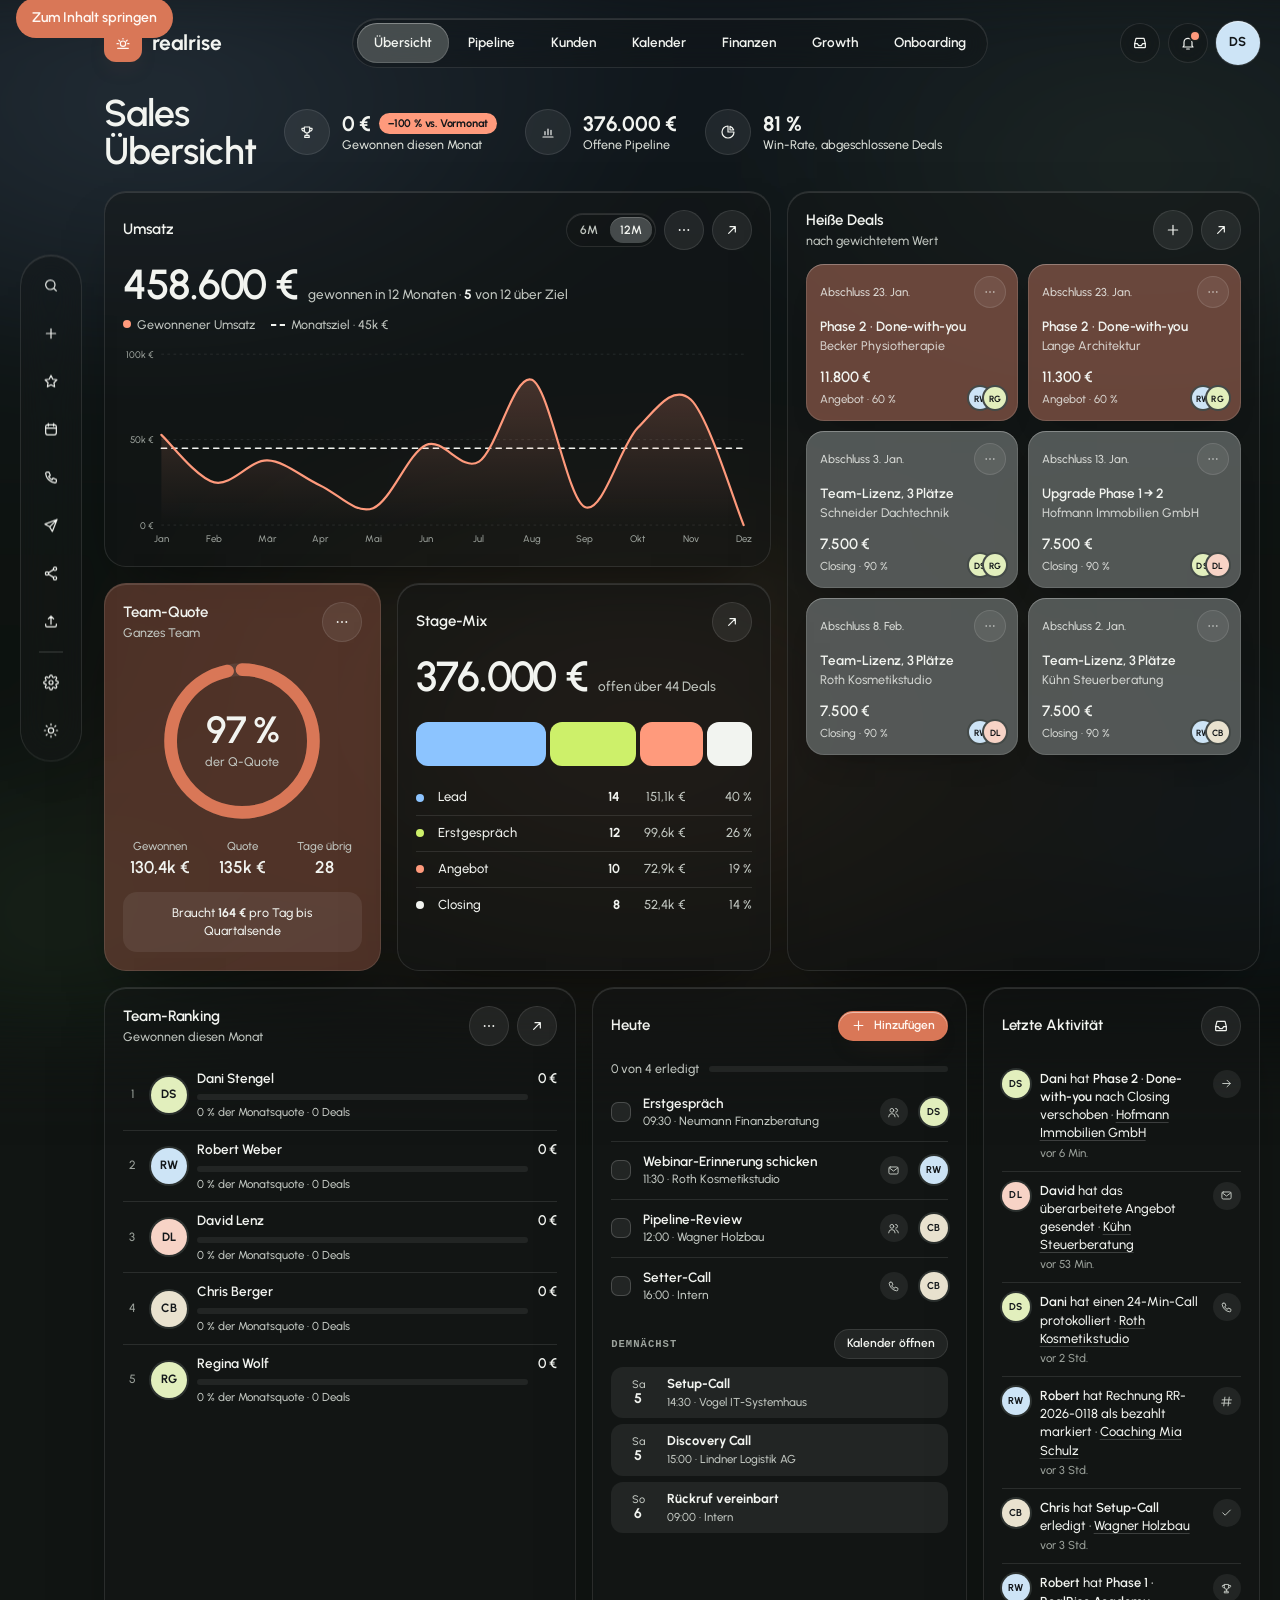
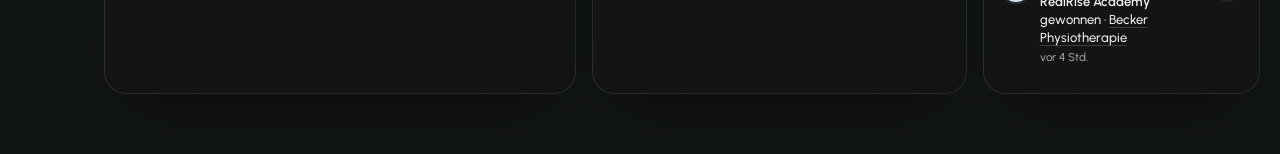
<file: index.html>
<!doctype html>
<html lang="de" data-theme="dark" data-accent="coral">
<head>
<meta charset="utf-8">
<meta name="viewport" content="width=device-width, initial-scale=1, viewport-fit=cover">
<title>RealRise CRM</title>
<meta name="description" content="RealRise CRM – Prototyp: Pipeline, Kunden, Kalender, Finanzen, Growth, Onboarding.">
<meta name="color-scheme" content="dark light">
<link rel="preconnect" href="https://fonts.googleapis.com">
<link rel="preconnect" href="https://fonts.gstatic.com" crossorigin>
<link href="https://fonts.googleapis.com/css2?family=Urbanist:wght@400..700&display=swap" rel="stylesheet">
<link rel="stylesheet" href="css/tokens.css">
<link rel="stylesheet" href="css/base.css">
<link rel="stylesheet" href="css/components.css">
<link rel="stylesheet" href="css/views.css">
<link rel="icon" href="data:image/svg+xml,%3Csvg xmlns='http://www.w3.org/2000/svg' viewBox='0 0 64 64'%3E%3Crect width='64' height='64' rx='18' fill='%23d97757'/%3E%3Ccircle cx='32' cy='36' r='11' fill='none' stroke='%23fff7f2' stroke-width='5'/%3E%3Cpath d='M32 12v6M14 20l4 4M50 20l-4 4M12 52h40' stroke='%23fff7f2' stroke-width='5' stroke-linecap='round'/%3E%3C/svg%3E">
<style>
  /* Nach dem ersten Rendern keine Einflug-Animationen mehr (Live-Updates) */
  .view[data-entered] .head__title .ch,.view[data-entered] .card,.view[data-entered] .stat,.view[data-entered] .table tbody tr,.view[data-entered] .pl-col{animation:none}
  .view[data-entered] .chart__line.draw{animation:none;stroke-dashoffset:0}
</style>
<script>
  (function(){try{var s=JSON.parse(localStorage.getItem('rr-crm:v1')||'null');var t=s&&s.settings&&s.settings.theme||'dark';if(t==='system')t=matchMedia('(prefers-color-scheme: light)').matches?'light':'dark';document.documentElement.dataset.theme=t;if(s&&s.settings&&s.settings.accent)document.documentElement.dataset.accent=s.settings.accent;}catch(e){}})();
</script>
</head>
<body>
<a class="skip" href="#main">Zum Inhalt springen</a>
<div class="backdrop" aria-hidden="true"></div>

<div class="app">
  <header class="top">
    <a class="brand" href="#/overview" aria-label="RealRise CRM – Übersicht">
      <span class="brand__mark" aria-hidden="true"></span>
      <span class="brand__name">realrise</span>
    </a>
    <nav class="tabs" aria-label="Hauptnavigation">
      <div class="tabs__track">
        <a class="tab" href="#/overview" data-route="overview">Übersicht</a>
        <a class="tab" href="#/pipeline" data-route="pipeline">Pipeline</a>
        <a class="tab" href="#/customers" data-route="customers">Kunden</a>
        <a class="tab" href="#/schedule" data-route="schedule">Kalender</a>
        <a class="tab" href="#/finance" data-route="finance">Finanzen</a>
        <a class="tab" href="#/growth" data-route="growth">Growth</a>
        <a class="tab" href="#/projects" data-route="projects">Onboarding</a>
        <span class="tabs__pill" aria-hidden="true"></span>
      </div>
    </nav>
    <div class="top__tools" id="top-tools"></div>
  </header>

  <main class="main" id="main" tabindex="-1">
    <section class="view" data-view="overview" hidden></section>
    <section class="view" data-view="pipeline" hidden></section>
    <section class="view" data-view="customers" hidden></section>
    <section class="view" data-view="schedule" hidden></section>
    <section class="view" data-view="finance" hidden></section>
    <section class="view" data-view="growth" hidden></section>
    <section class="view" data-view="projects" hidden></section>
    <section class="view" data-view="settings" hidden></section>
  </main>
</div>

<nav class="dock" id="dock" aria-label="Schnellaktionen"></nav>

<dialog class="finder" id="finder" aria-label="Suche"></dialog>
<dialog class="modal" id="modal"></dialog>
<dialog class="drawer" id="drawer"></dialog>
<div class="toast" id="toast" role="status" aria-live="polite"></div>

<script src="js/seed.js"></script>
<script src="js/store.js"></script>
<script src="js/ui.js"></script>
<script src="js/views/overview.js"></script>
<script src="js/views/pipeline.js"></script>
<script src="js/views/customers.js"></script>
<script src="js/views/schedule.js"></script>
<script src="js/views/finance.js"></script>
<script src="js/views/growth.js"></script>
<script src="js/views/projects.js"></script>
<script src="js/views/settings.js"></script>
<script src="js/app.js"></script>
<script>RR.app.start();</script>
</body>
</html>
</file>
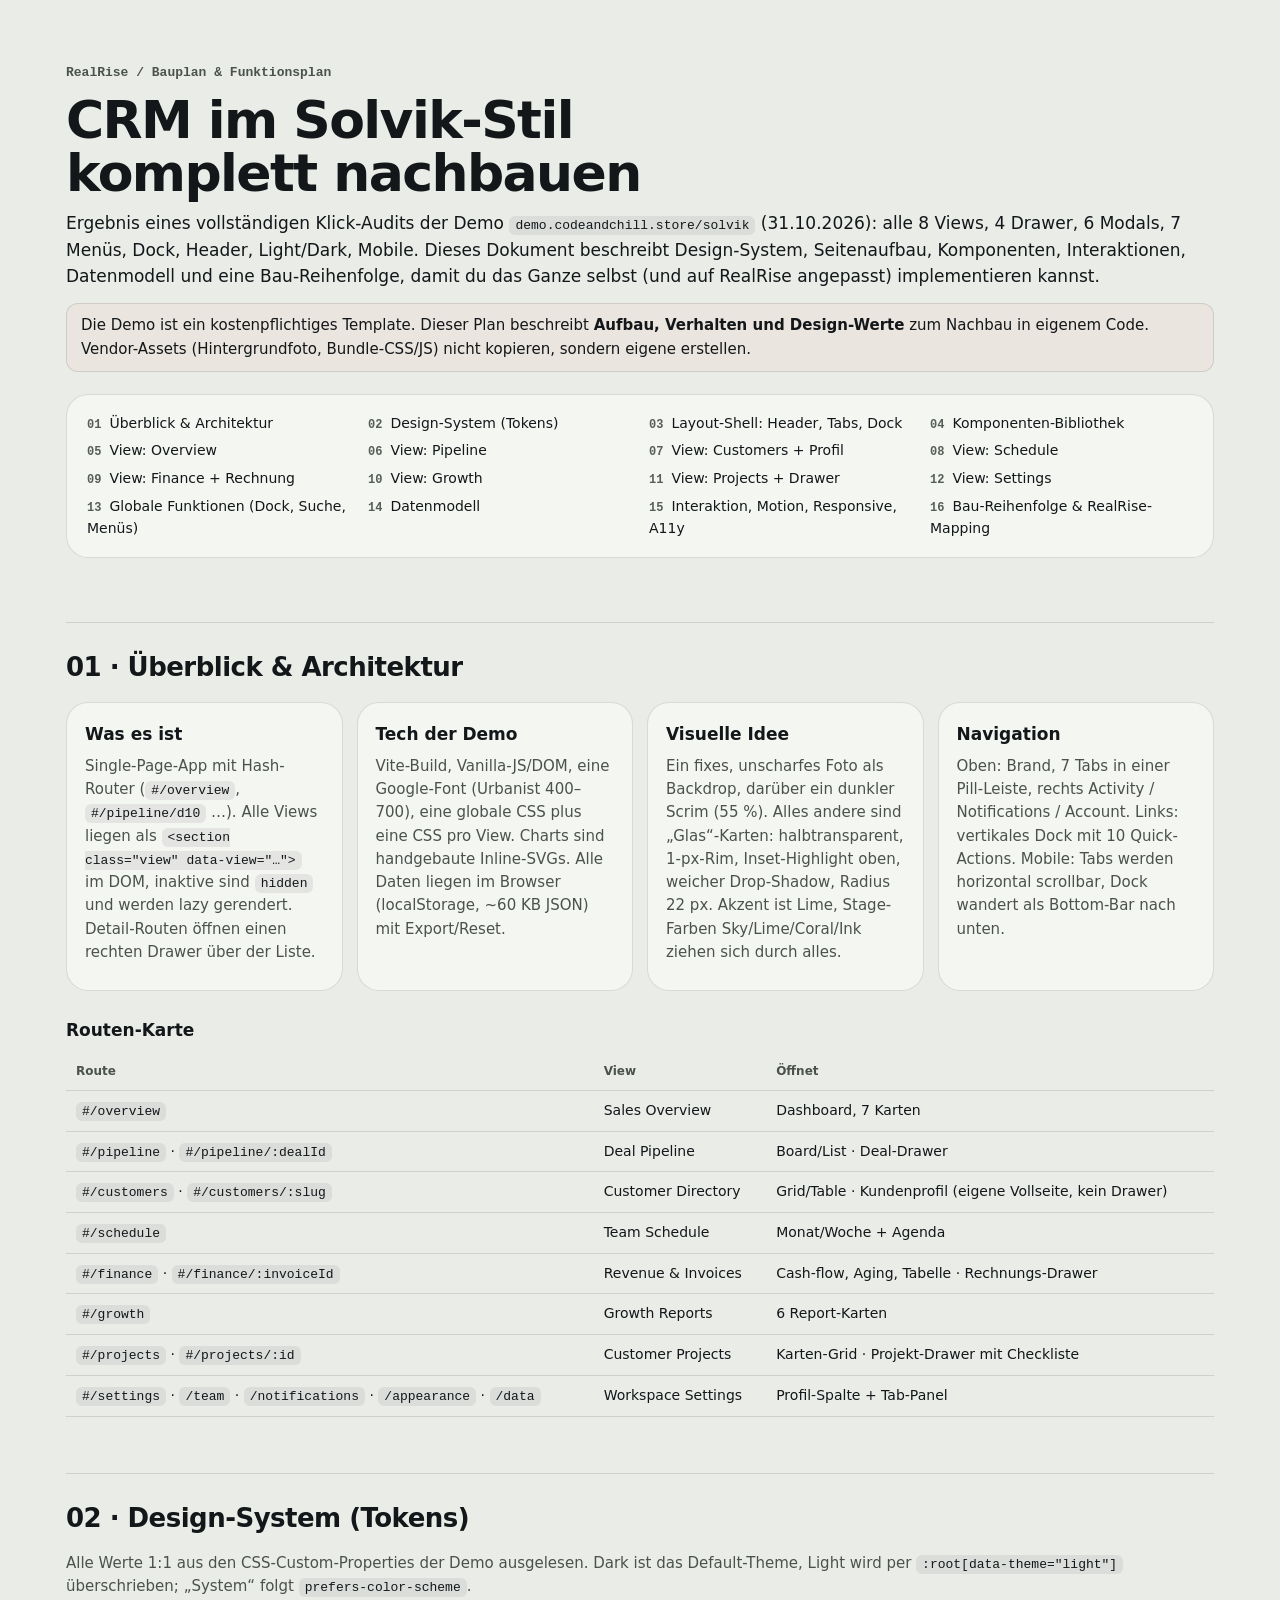
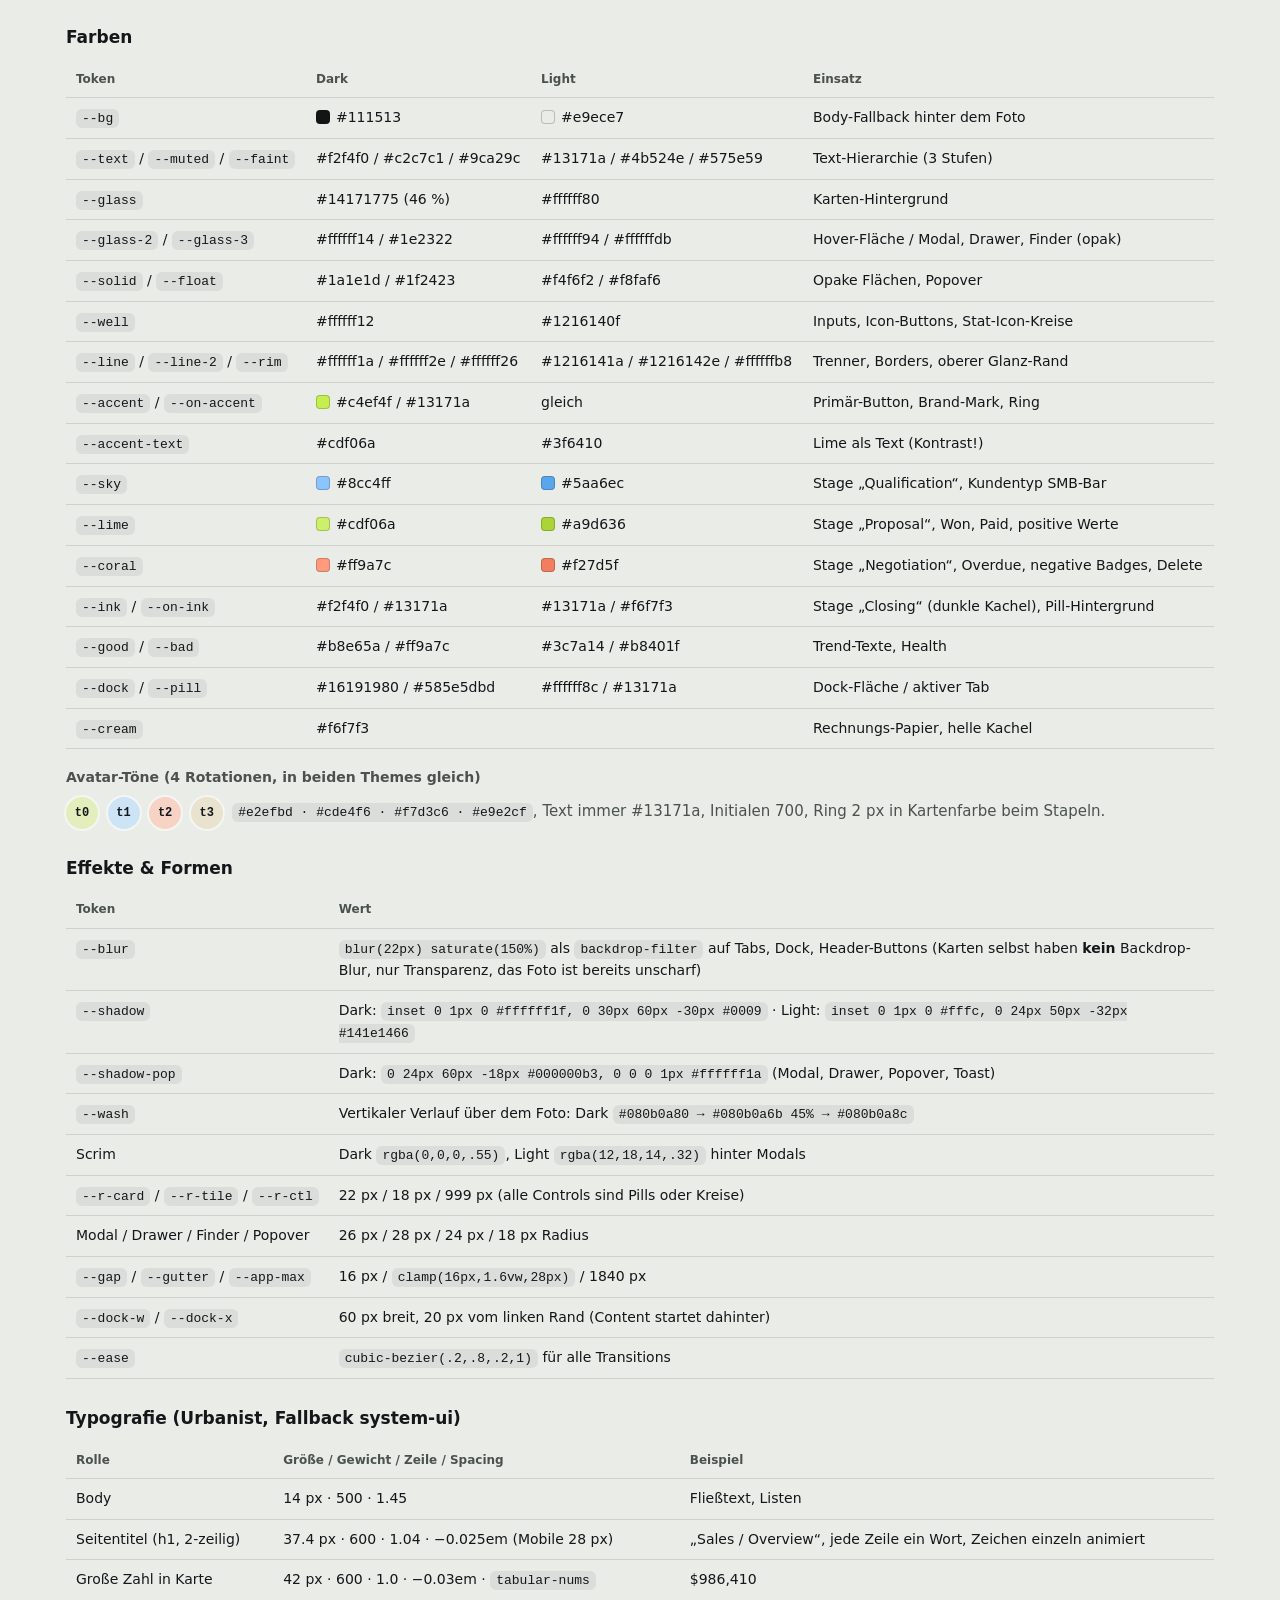
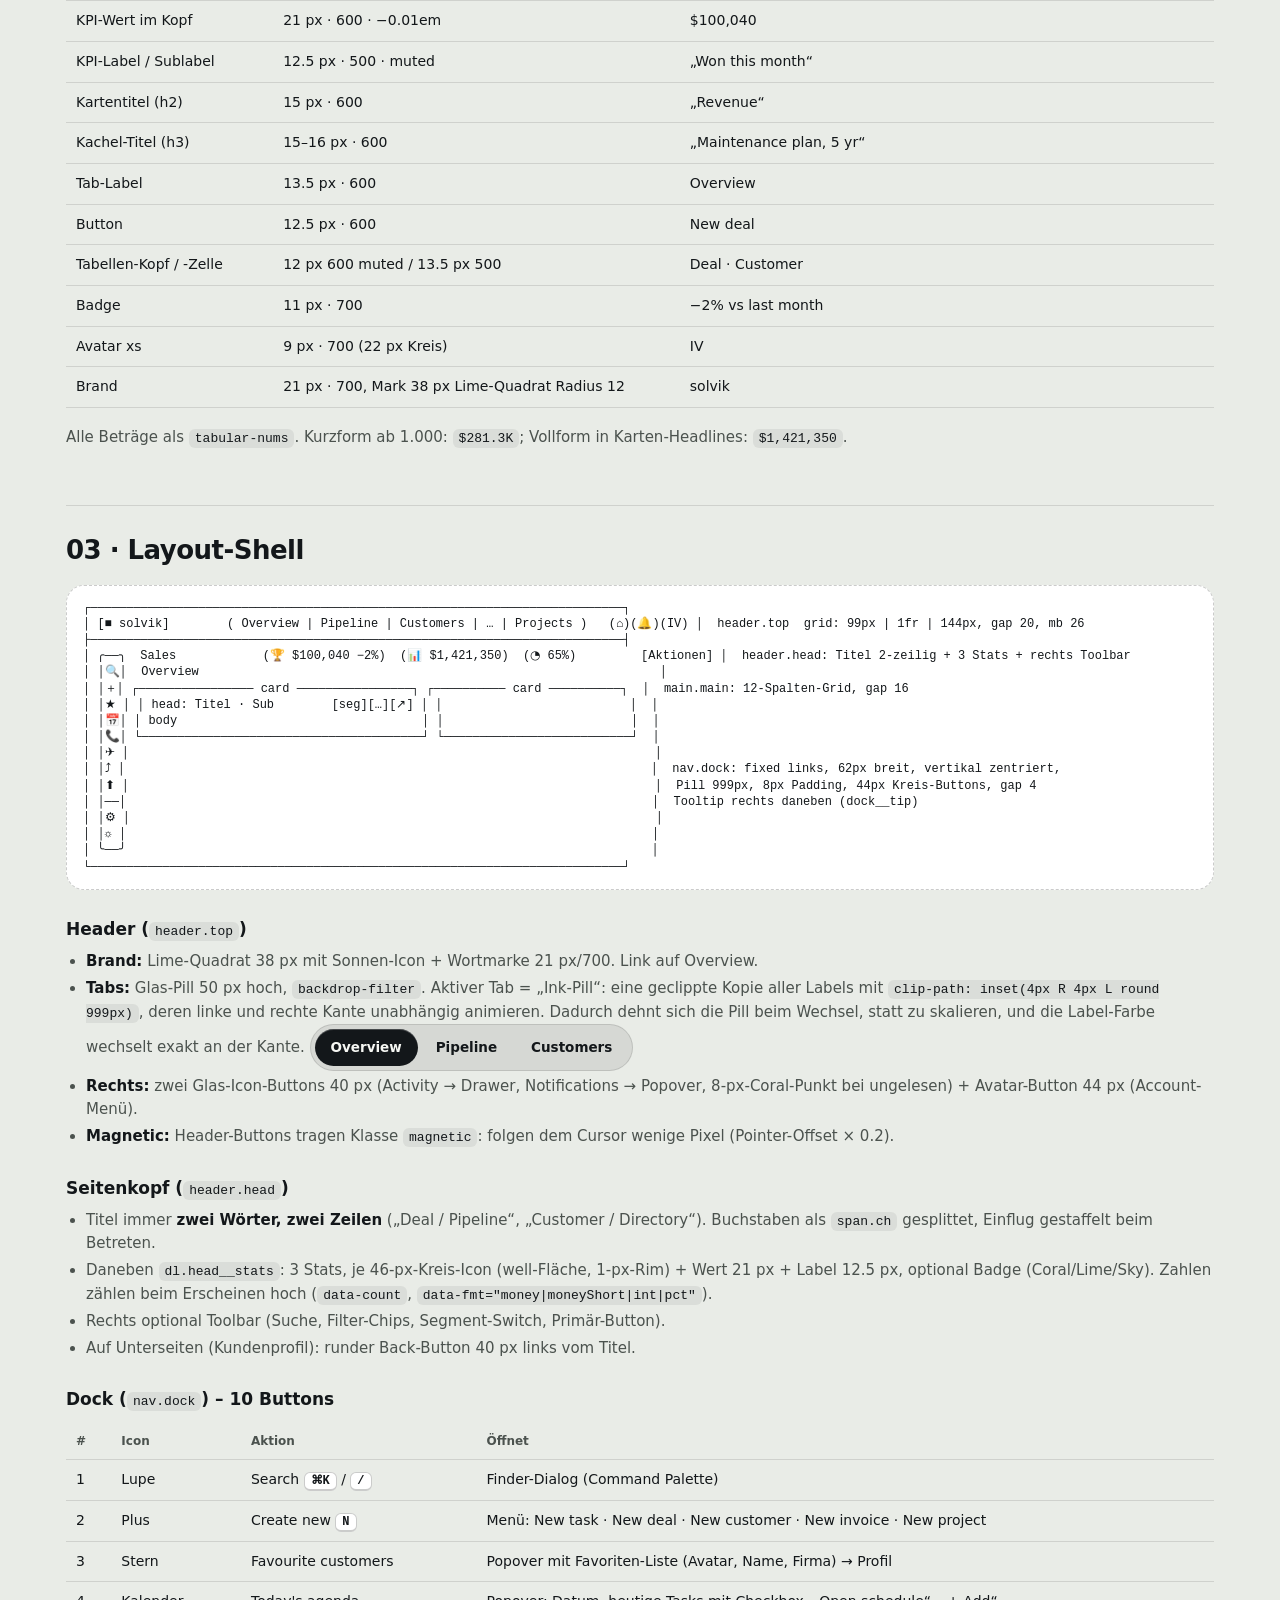
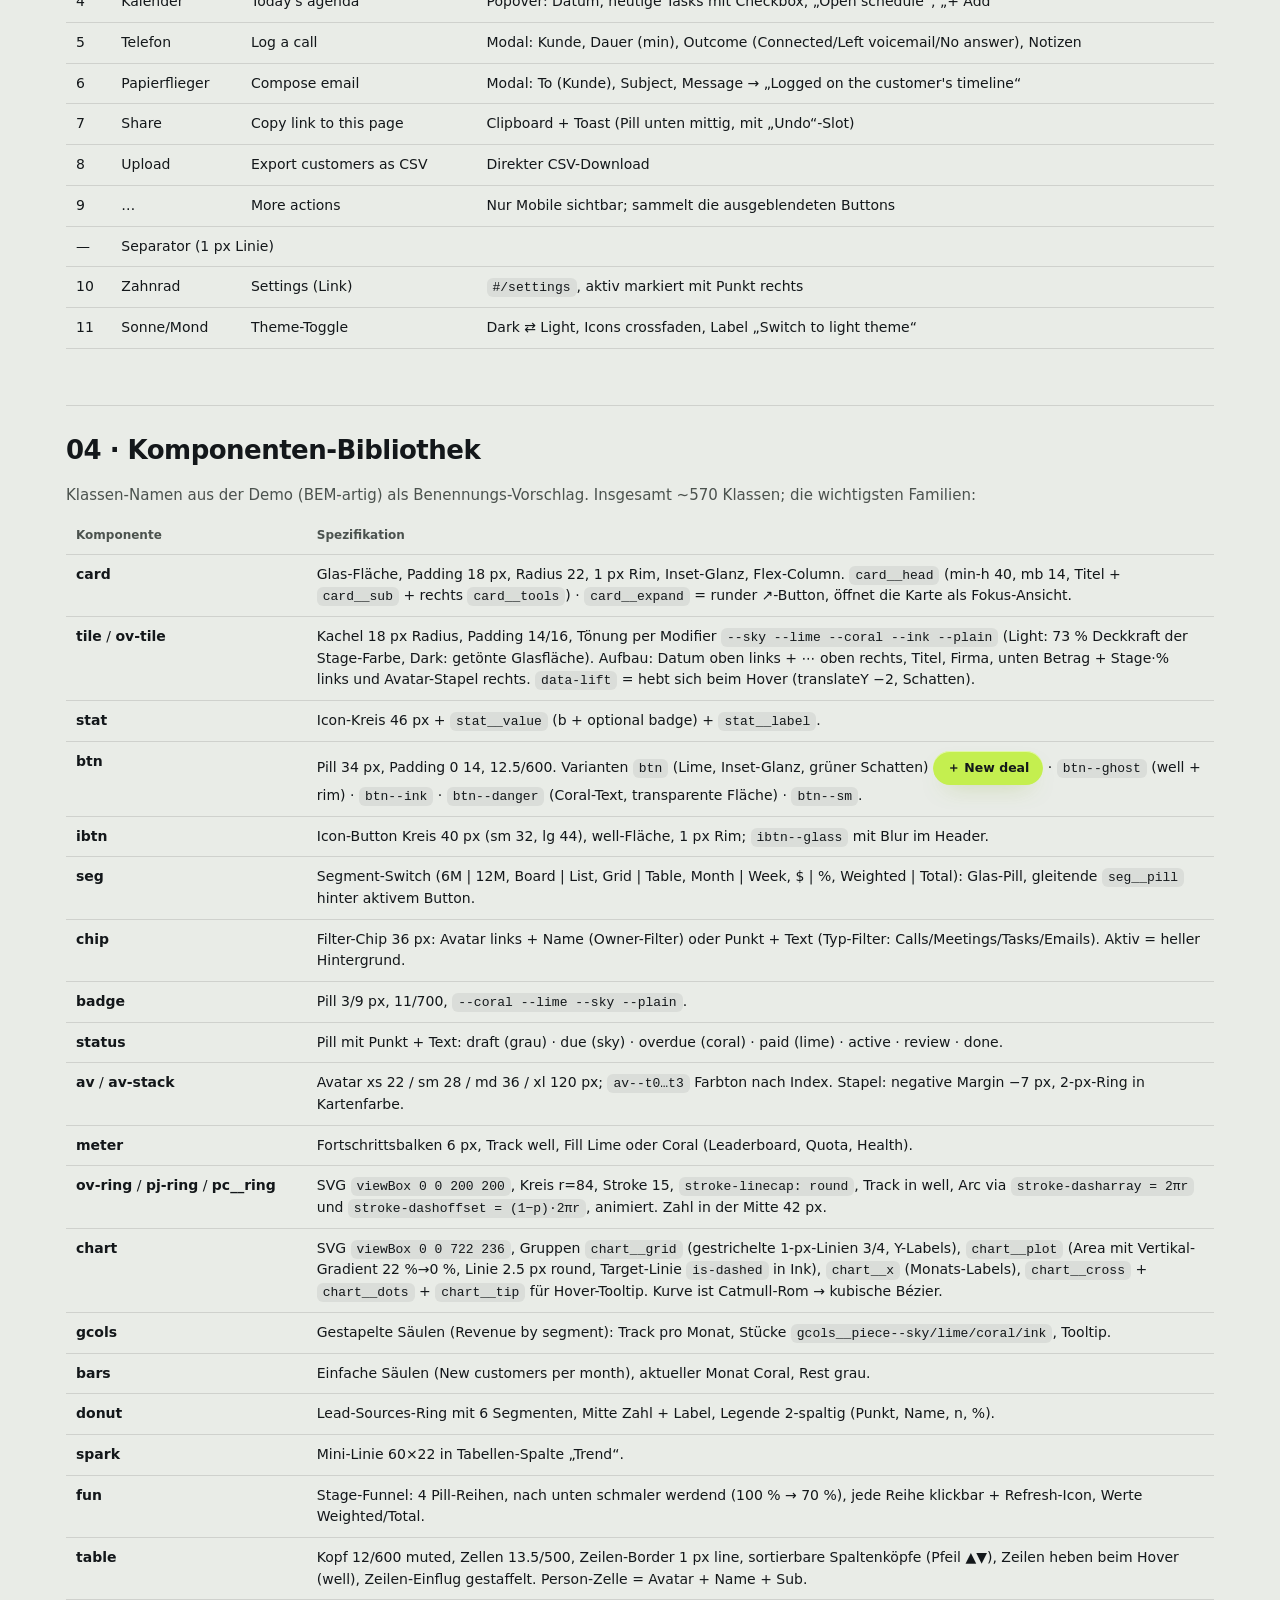
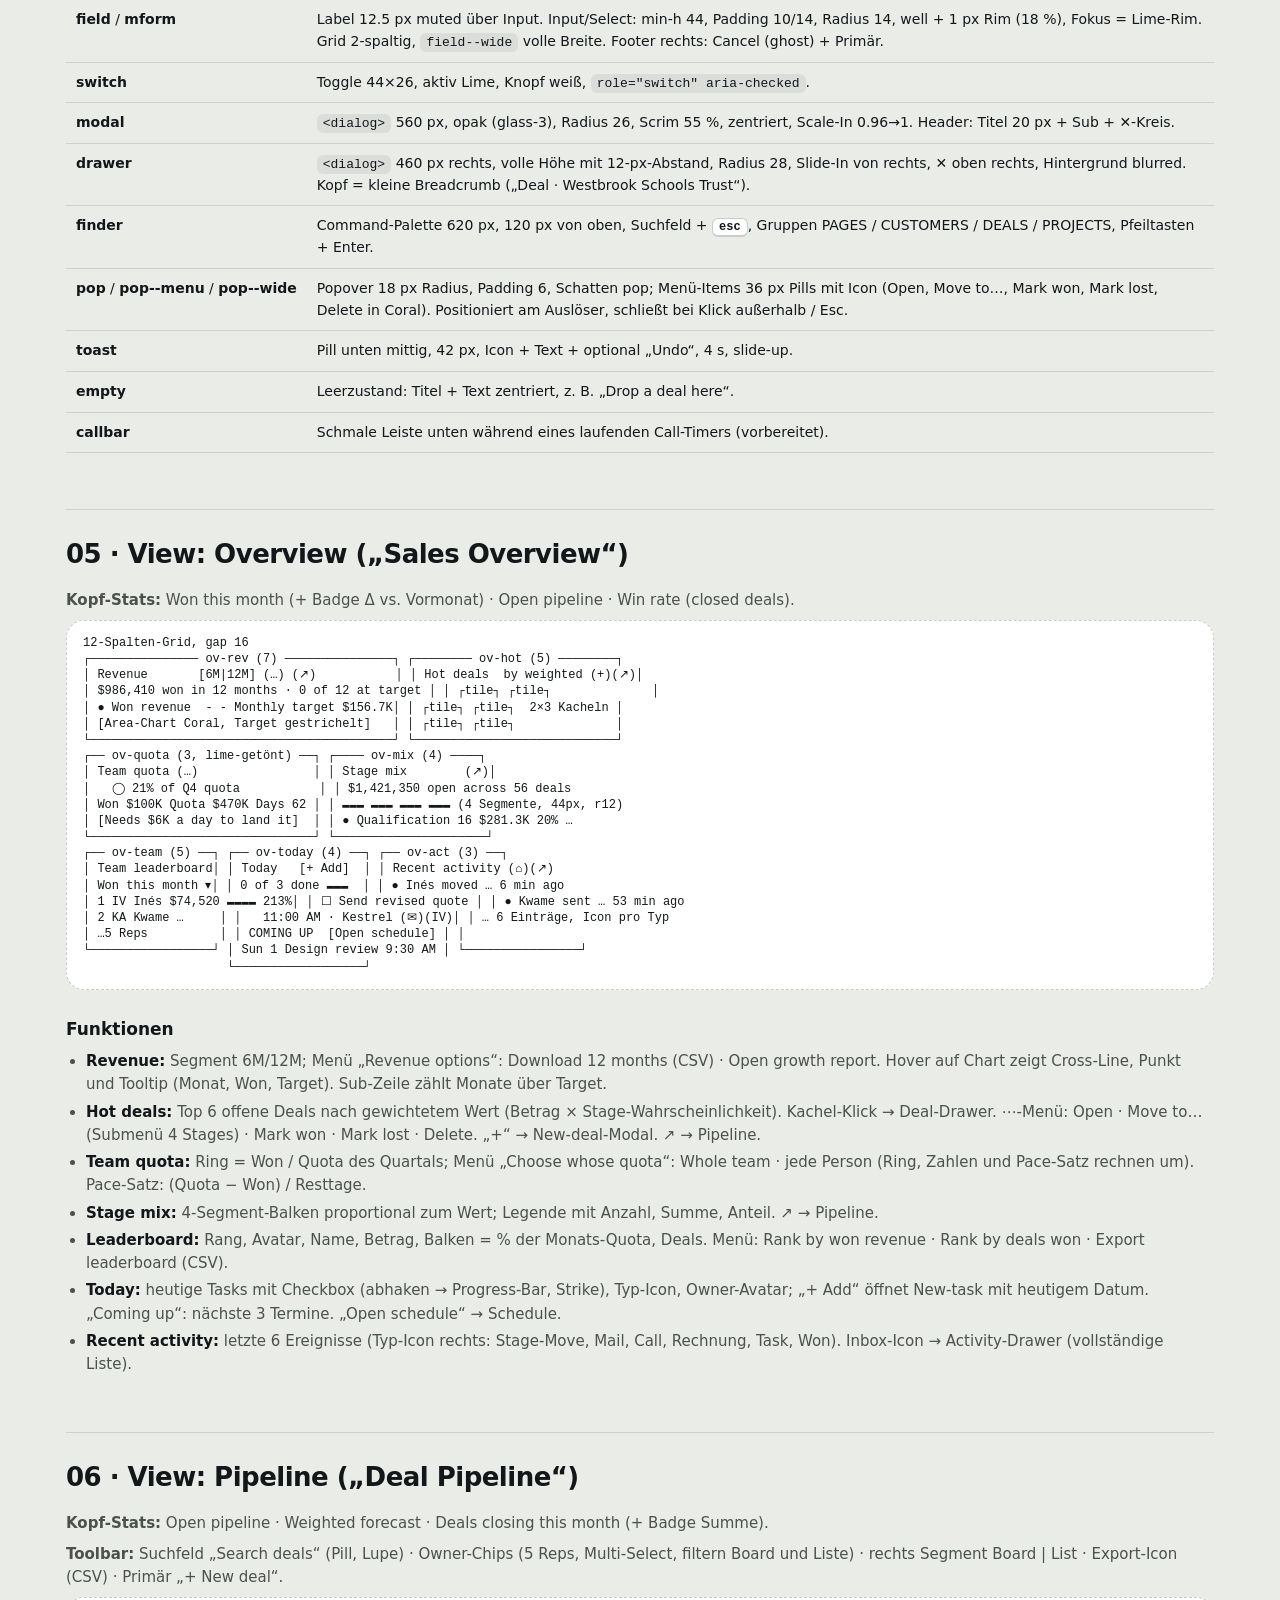
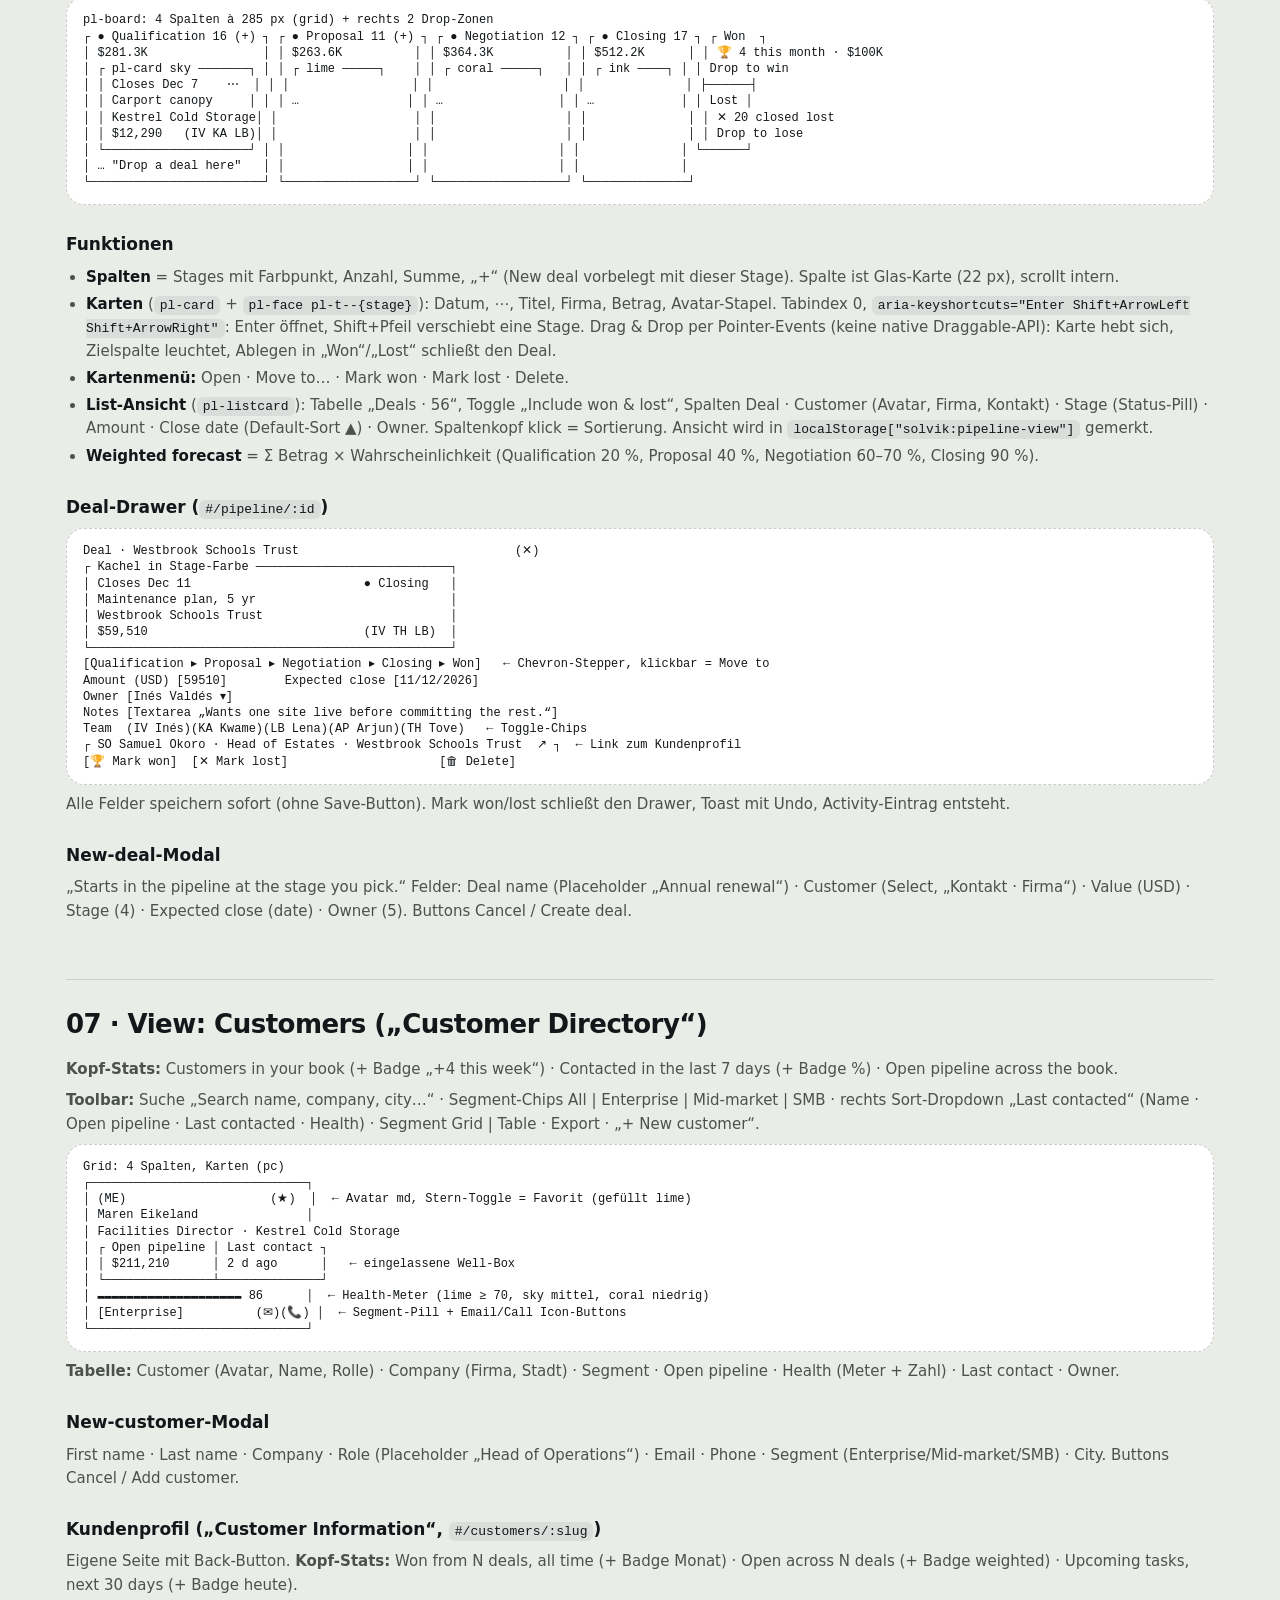
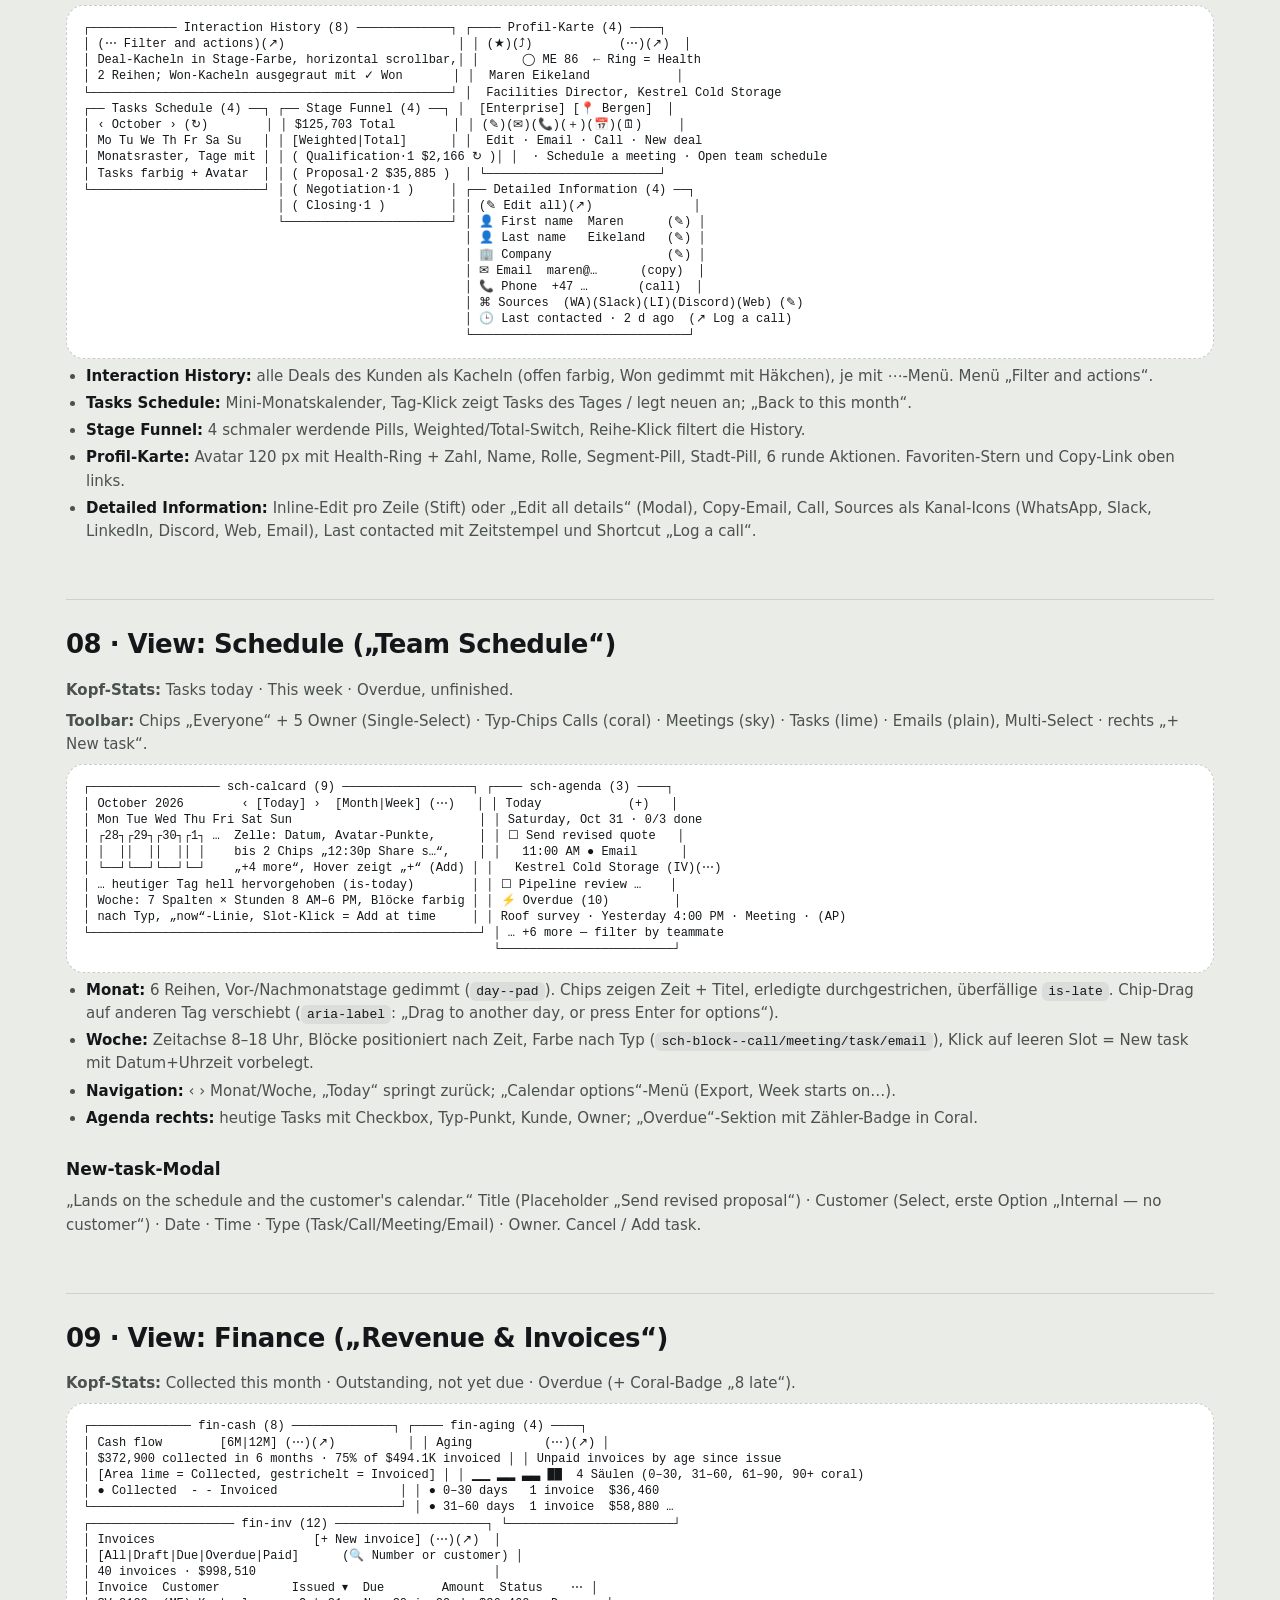
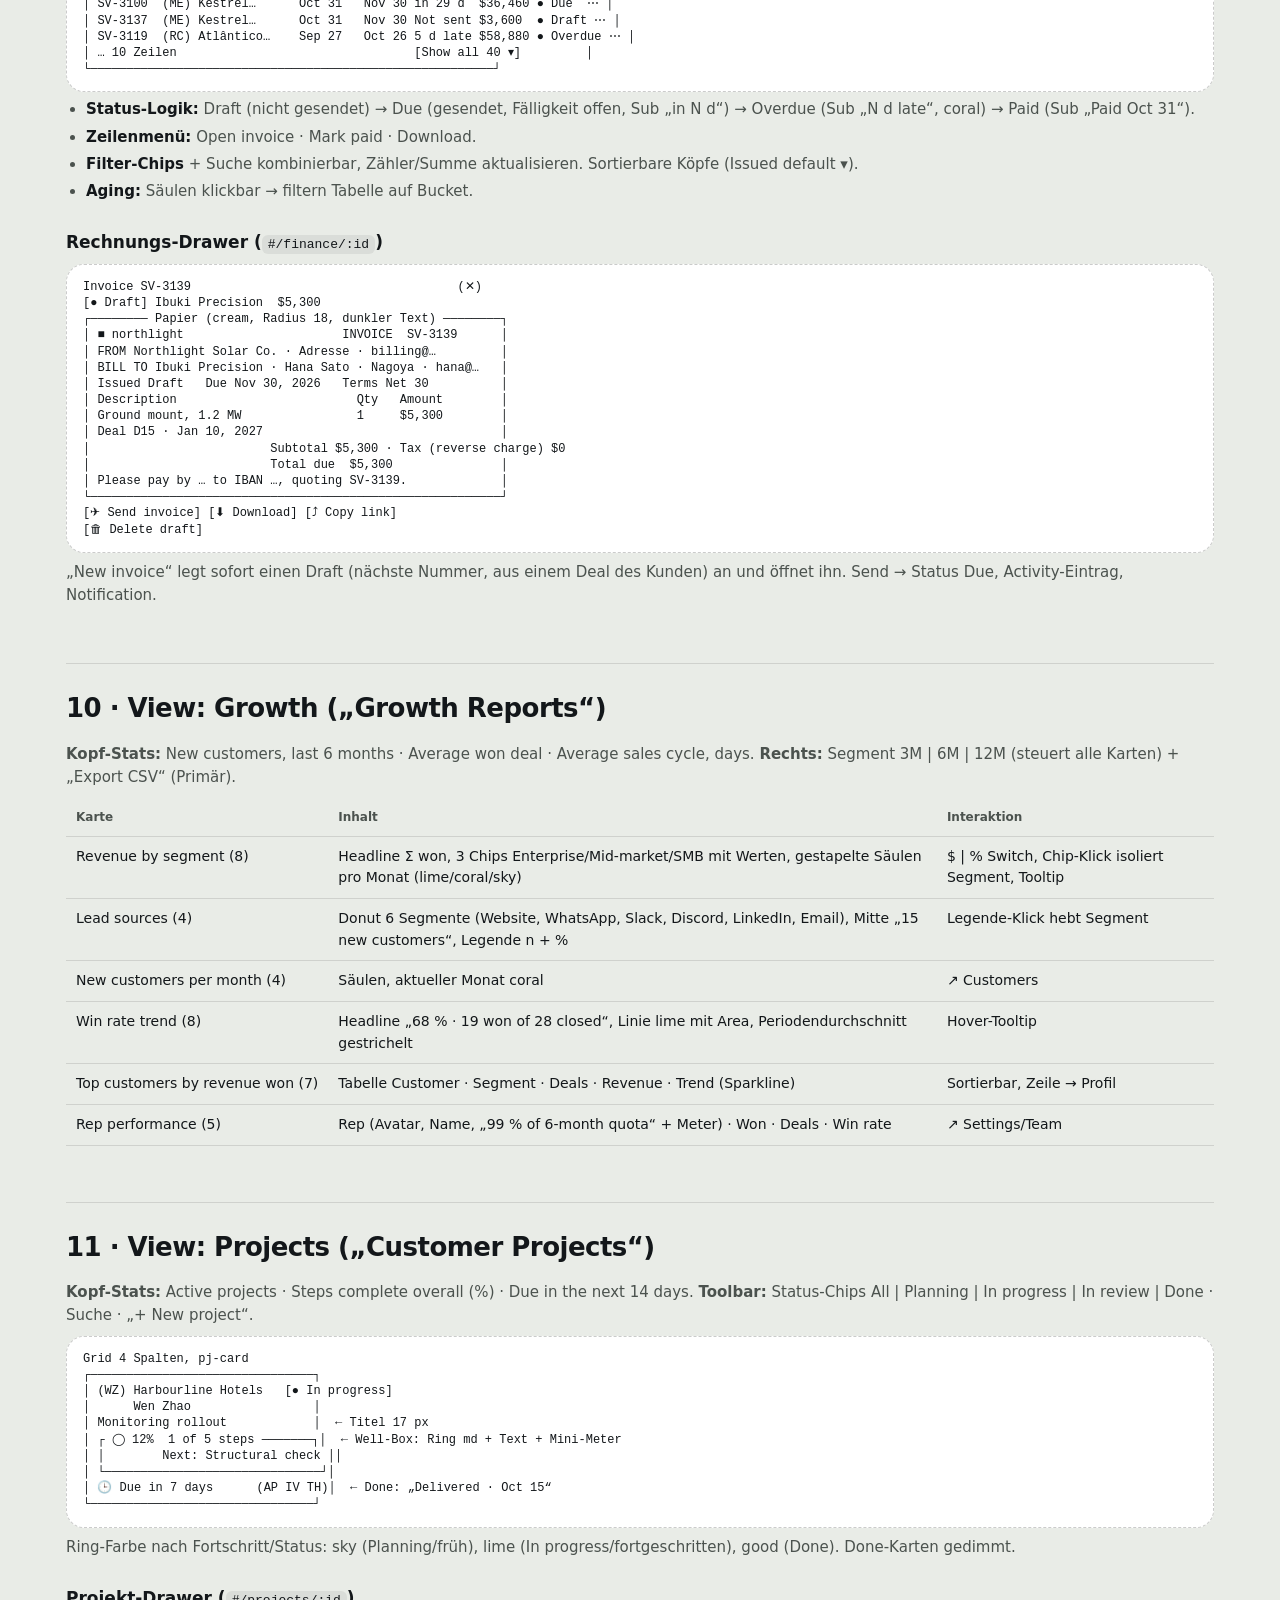
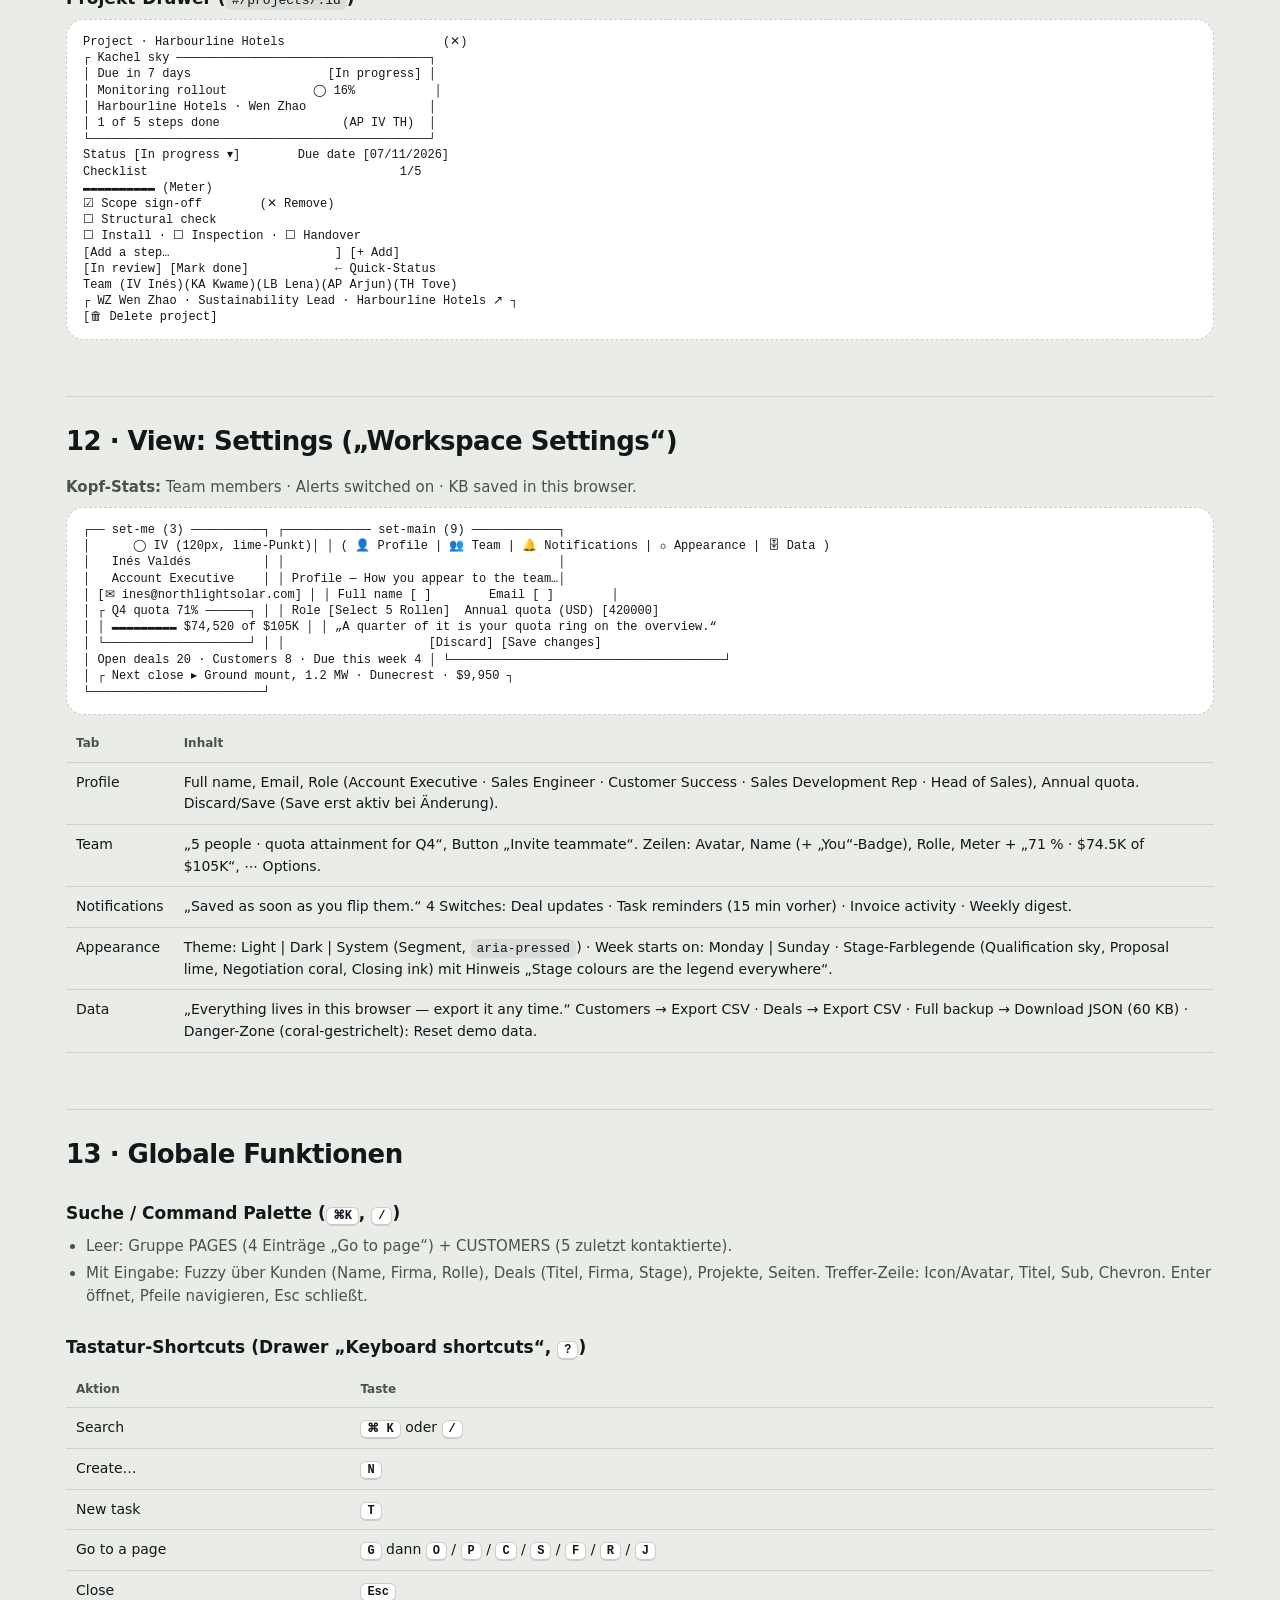
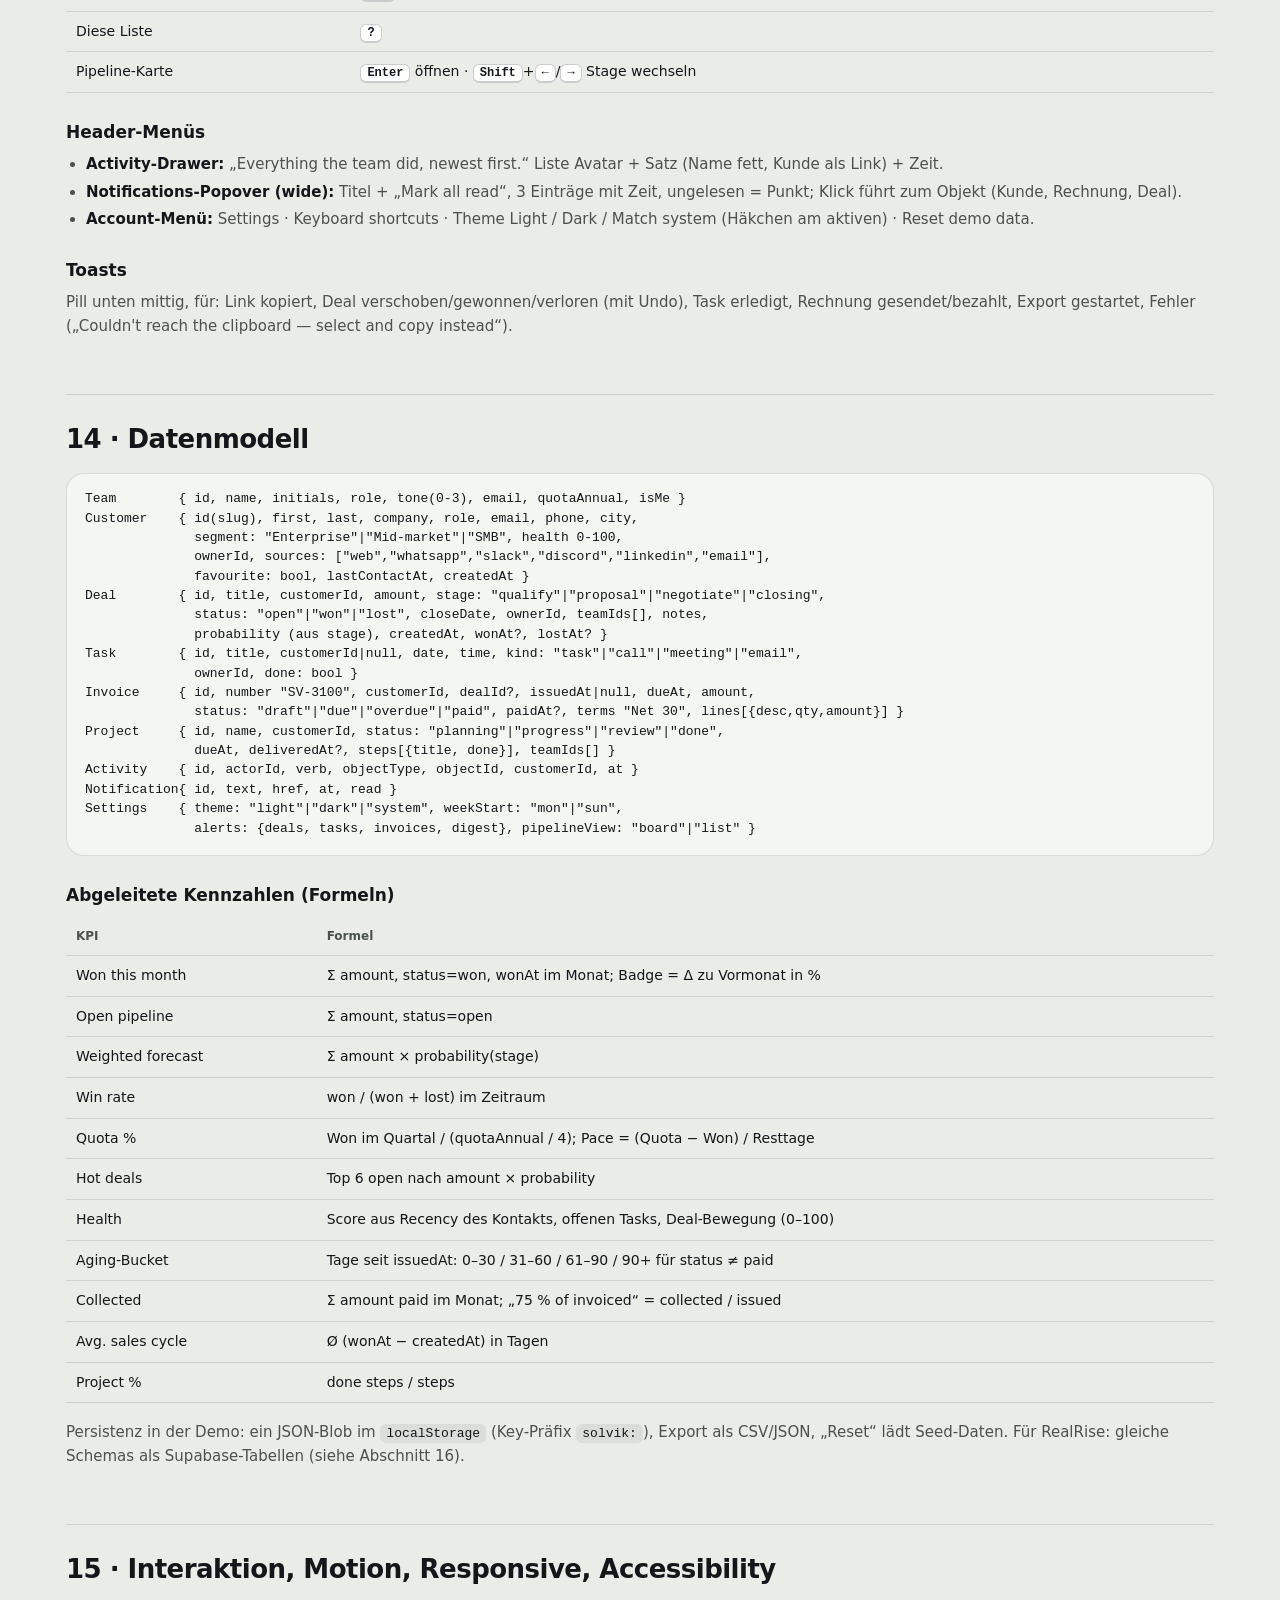
<file: docs/crm-bauplan-solvik.html>
<!doctype html>
<html lang="de">
<head>
<meta charset="utf-8">
<meta name="viewport" content="width=device-width, initial-scale=1">
<title>CRM Bauplan Solvik</title>
<meta name="description" content="Vollständiger Design- und Funktionsplan zum Nachbau eines CRM im Stil der Solvik-Demo (Glas-Dashboard, Pipeline, Kunden, Schedule, Finance, Growth, Projekte).">
<style>
  :root{
    --bg:#111513; --card:#1a1e1d; --card2:#1f2423; --line:rgba(255,255,255,.12); --line2:rgba(255,255,255,.22);
    --text:#f2f4f0; --muted:#c2c7c1; --faint:#aab0aa;
    --lime:#cdf06a; --accent:#c4ef4f; --accent-text:#cdf06a; --sky:#8cc4ff; --coral:#ff9a7c; --on:#13171a;
    --pill-on:rgba(88,94,93,.74); --on-pill:#f2f4f0;
    --r:22px; --r2:18px; --ease:cubic-bezier(.2,.8,.2,1);
    --mono:ui-monospace,SFMono-Regular,Menlo,monospace;
  }
  :root[data-theme="light"]{ --bg:#e9ece7; --card:#f4f6f2; --card2:#ffffff; --line:rgba(18,22,20,.12); --line2:rgba(18,22,20,.22); --text:#13171a; --muted:#4b524e; --faint:#575e59; --lime:#a9d636; --accent-text:#3f6410; --sky:#5aa6ec; --coral:#f27d5f; --pill-on:#13171a; --on-pill:#f6f7f3; }
  @media (prefers-color-scheme: light){ :root:not([data-theme="dark"]){ --bg:#e9ece7; --card:#f4f6f2; --card2:#ffffff; --line:rgba(18,22,20,.12); --line2:rgba(18,22,20,.22); --text:#13171a; --muted:#4b524e; --faint:#575e59; --lime:#a9d636; --accent-text:#3f6410; --sky:#5aa6ec; --coral:#f27d5f; --pill-on:#13171a; --on-pill:#f6f7f3; } }
  *{box-sizing:border-box}
  html{scroll-behavior:smooth}
  body{margin:0;background:var(--bg);color:var(--text);font:500 15px/1.55 "Urbanist",ui-sans-serif,system-ui,-apple-system,"Segoe UI",sans-serif;}
  .wrap{max-width:1180px;margin:0 auto;padding:40px 16px 120px}
  header.hero{padding:24px 0 8px}
  .kicker{font:600 13px/1.4 var(--mono);color:var(--muted)}
  h1{font-size:clamp(32px,5vw,52px);line-height:1.02;letter-spacing:-.03em;font-weight:600;margin:12px 0 10px}
  h2{font-size:26px;letter-spacing:-.02em;font-weight:600;margin:56px 0 14px;padding-top:24px;border-top:1px solid var(--line)}
  h3{font-size:17px;font-weight:600;margin:26px 0 8px}
  h4{font-size:14px;font-weight:600;margin:16px 0 6px;color:var(--muted)}
  p{margin:8px 0;color:var(--muted)}
  p.lead{font-size:17px;color:var(--text)}
  a{color:var(--sky)}
  code{font:500 13px/1.4 var(--mono);background:rgba(127,127,127,.14);padding:2px 6px;border-radius:6px;color:var(--text)}
  pre{font:500 12.5px/1.55 var(--mono);background:var(--card);border:1px solid var(--line);border-radius:var(--r2);padding:16px 18px;overflow:auto;color:var(--text)}
  pre code{background:none;padding:0}
  table{width:100%;border-collapse:collapse;margin:10px 0 18px;font-size:14px}
  th,td{text-align:left;padding:9px 10px;border-bottom:1px solid var(--line);vertical-align:top}
  th{font-size:12px;color:var(--muted);font-weight:600}
  td:first-child{white-space:nowrap}
  .grid{display:grid;gap:14px;grid-template-columns:repeat(auto-fit,minmax(240px,1fr))}
  .card{background:var(--card);border:1px solid var(--line);border-radius:var(--r);padding:18px}
  .card h3{margin-top:0}
  .sw{display:inline-block;width:14px;height:14px;border-radius:4px;vertical-align:-2px;margin-right:6px;border:1px solid var(--line2)}
  .tag{display:inline-block;font-size:12px;font-weight:700;padding:3px 9px;border-radius:999px;background:var(--lime);color:var(--on);margin-right:6px}
  .tag.sky{background:var(--sky)} .tag.coral{background:var(--coral)} .tag.ink{background:var(--text);color:var(--bg)}
  ul{margin:6px 0 10px;padding-left:20px;color:var(--muted)} li{margin:4px 0} li b{color:var(--text)}
  ol{color:var(--muted)} ol li{margin:6px 0}
  .toc{display:grid;gap:6px 18px;grid-template-columns:repeat(auto-fit,minmax(220px,1fr));background:var(--card);border:1px solid var(--line);border-radius:var(--r);padding:18px 20px;margin:22px 0 0}
  .toc a{text-decoration:none;color:var(--text);font-size:14px}
  .toc a span{color:var(--faint);font:600 12px var(--mono);margin-right:8px}
  .note{padding:10px 14px;background:rgba(255,154,124,.08);border:1px solid var(--line);border-radius:12px;margin:14px 0}
  .ok{background:rgba(205,240,106,.08)}
  .wire{font:500 12px/1.35 var(--mono);white-space:pre;background:var(--card2);border:1px dashed var(--line2);border-radius:var(--r2);padding:14px 16px;overflow:auto;color:var(--text)}
  kbd{font:600 12px var(--mono);border:1px solid var(--line2);border-bottom-width:2px;border-radius:6px;padding:1px 6px;background:var(--card2)}
  .pill-demo{display:inline-flex;gap:2px;padding:4px;border-radius:999px;background:rgba(127,127,127,.18);border:1px solid var(--line)}
  .pill-demo span{padding:8px 16px;border-radius:999px;font-size:13.5px;font-weight:600;color:var(--text)}
  .pill-demo span.on{background:var(--pill-on);color:var(--on-pill);box-shadow:inset 0 1px 0 rgba(255,255,255,.22)}
  .btn-demo{display:inline-flex;align-items:center;height:34px;padding:0 14px;border-radius:999px;background:var(--accent);color:var(--on);font-size:12.5px;font-weight:600;box-shadow:inset 0 1px 0 rgba(255,255,255,.5),0 10px 24px -14px rgba(120,160,20,.7)}
  .av-demo{display:inline-grid;place-items:center;width:32px;height:32px;border-radius:50%;font:700 12px var(--mono);color:#13171a;box-shadow:0 0 0 2px var(--card)}
  @media (max-width:760px){ h2{margin-top:40px} td:first-child{white-space:normal} }
</style>
</head>
<body>
<div class="wrap">

<header class="hero">
  <div class="kicker">RealRise / Bauplan &amp; Funktionsplan</div>
  <h1>CRM im Solvik-Stil<br>komplett nachbauen</h1>
  <p class="lead">Ergebnis eines vollständigen Klick-Audits der Demo <code>demo.codeandchill.store/solvik</code> (31.10.2026): alle 8 Views, 4 Drawer, 6 Modals, 7 Menüs, Dock, Header, Light/Dark, Mobile. Dieses Dokument beschreibt Design-System, Seitenaufbau, Komponenten, Interaktionen, Datenmodell und eine Bau-Reihenfolge, damit du das Ganze selbst (und auf RealRise angepasst) implementieren kannst.</p>
  <div class="note">Die Demo ist ein kostenpflichtiges Template. Dieser Plan beschreibt <b>Aufbau, Verhalten und Design-Werte</b> zum Nachbau in eigenem Code. Vendor-Assets (Hintergrundfoto, Bundle-CSS/JS) nicht kopieren, sondern eigene erstellen.</div>
  <nav class="toc">
    <a href="#s1"><span>01</span>Überblick &amp; Architektur</a>
    <a href="#s2"><span>02</span>Design-System (Tokens)</a>
    <a href="#s3"><span>03</span>Layout-Shell: Header, Tabs, Dock</a>
    <a href="#s4"><span>04</span>Komponenten-Bibliothek</a>
    <a href="#s5"><span>05</span>View: Overview</a>
    <a href="#s6"><span>06</span>View: Pipeline</a>
    <a href="#s7"><span>07</span>View: Customers + Profil</a>
    <a href="#s8"><span>08</span>View: Schedule</a>
    <a href="#s9"><span>09</span>View: Finance + Rechnung</a>
    <a href="#s10"><span>10</span>View: Growth</a>
    <a href="#s11"><span>11</span>View: Projects + Drawer</a>
    <a href="#s12"><span>12</span>View: Settings</a>
    <a href="#s13"><span>13</span>Globale Funktionen (Dock, Suche, Menüs)</a>
    <a href="#s14"><span>14</span>Datenmodell</a>
    <a href="#s15"><span>15</span>Interaktion, Motion, Responsive, A11y</a>
    <a href="#s16"><span>16</span>Bau-Reihenfolge &amp; RealRise-Mapping</a>
  </nav>
</header>

<!-- 01 -->
<h2 id="s1">01 · Überblick &amp; Architektur</h2>
<div class="grid">
  <div class="card"><h3>Was es ist</h3><p>Single-Page-App mit Hash-Router (<code>#/overview</code>, <code>#/pipeline/d10</code> …). Alle Views liegen als <code>&lt;section class="view" data-view="…"&gt;</code> im DOM, inaktive sind <code>hidden</code> und werden lazy gerendert. Detail-Routen öffnen einen rechten Drawer über der Liste.</p></div>
  <div class="card"><h3>Tech der Demo</h3><p>Vite-Build, Vanilla-JS/DOM, eine Google-Font (Urbanist 400–700), eine globale CSS plus eine CSS pro View. Charts sind handgebaute Inline-SVGs. Alle Daten liegen im Browser (localStorage, ~60 KB JSON) mit Export/Reset.</p></div>
  <div class="card"><h3>Visuelle Idee</h3><p>Ein fixes, unscharfes Foto als Backdrop, darüber ein dunkler Scrim (55 %). Alles andere sind „Glas“-Karten: halbtransparent, 1-px-Rim, Inset-Highlight oben, weicher Drop-Shadow, Radius 22 px. Akzent ist Lime, Stage-Farben Sky/Lime/Coral/Ink ziehen sich durch alles.</p></div>
  <div class="card"><h3>Navigation</h3><p>Oben: Brand, 7 Tabs in einer Pill-Leiste, rechts Activity / Notifications / Account. Links: vertikales Dock mit 10 Quick-Actions. Mobile: Tabs werden horizontal scrollbar, Dock wandert als Bottom-Bar nach unten.</p></div>
</div>

<h3>Routen-Karte</h3>
<table>
<tr><th>Route</th><th>View</th><th>Öffnet</th></tr>
<tr><td><code>#/overview</code></td><td>Sales Overview</td><td>Dashboard, 7 Karten</td></tr>
<tr><td><code>#/pipeline</code> · <code>#/pipeline/:dealId</code></td><td>Deal Pipeline</td><td>Board/List · Deal-Drawer</td></tr>
<tr><td><code>#/customers</code> · <code>#/customers/:slug</code></td><td>Customer Directory</td><td>Grid/Table · Kundenprofil (eigene Vollseite, kein Drawer)</td></tr>
<tr><td><code>#/schedule</code></td><td>Team Schedule</td><td>Monat/Woche + Agenda</td></tr>
<tr><td><code>#/finance</code> · <code>#/finance/:invoiceId</code></td><td>Revenue &amp; Invoices</td><td>Cash-flow, Aging, Tabelle · Rechnungs-Drawer</td></tr>
<tr><td><code>#/growth</code></td><td>Growth Reports</td><td>6 Report-Karten</td></tr>
<tr><td><code>#/projects</code> · <code>#/projects/:id</code></td><td>Customer Projects</td><td>Karten-Grid · Projekt-Drawer mit Checkliste</td></tr>
<tr><td><code>#/settings</code> · <code>/team</code> · <code>/notifications</code> · <code>/appearance</code> · <code>/data</code></td><td>Workspace Settings</td><td>Profil-Spalte + Tab-Panel</td></tr>
</table>

<!-- 02 -->
<h2 id="s2">02 · Design-System (Tokens)</h2>
<p>Alle Werte 1:1 aus den CSS-Custom-Properties der Demo ausgelesen. Dark ist das Default-Theme, Light wird per <code>:root[data-theme="light"]</code> überschrieben; „System“ folgt <code>prefers-color-scheme</code>.</p>

<h3>Farben</h3>
<table>
<tr><th>Token</th><th>Dark</th><th>Light</th><th>Einsatz</th></tr>
<tr><td><code>--bg</code></td><td><span class="sw" style="background:#111513"></span>#111513</td><td><span class="sw" style="background:#e9ece7"></span>#e9ece7</td><td>Body-Fallback hinter dem Foto</td></tr>
<tr><td><code>--text</code> / <code>--muted</code> / <code>--faint</code></td><td>#f2f4f0 / #c2c7c1 / #9ca29c</td><td>#13171a / #4b524e / #575e59</td><td>Text-Hierarchie (3 Stufen)</td></tr>
<tr><td><code>--glass</code></td><td>#14171775 (46 %)</td><td>#ffffff80</td><td>Karten-Hintergrund</td></tr>
<tr><td><code>--glass-2</code> / <code>--glass-3</code></td><td>#ffffff14 / #1e2322</td><td>#ffffff94 / #ffffffdb</td><td>Hover-Fläche / Modal, Drawer, Finder (opak)</td></tr>
<tr><td><code>--solid</code> / <code>--float</code></td><td>#1a1e1d / #1f2423</td><td>#f4f6f2 / #f8faf6</td><td>Opake Flächen, Popover</td></tr>
<tr><td><code>--well</code></td><td>#ffffff12</td><td>#1216140f</td><td>Inputs, Icon-Buttons, Stat-Icon-Kreise</td></tr>
<tr><td><code>--line</code> / <code>--line-2</code> / <code>--rim</code></td><td>#ffffff1a / #ffffff2e / #ffffff26</td><td>#1216141a / #1216142e / #ffffffb8</td><td>Trenner, Borders, oberer Glanz-Rand</td></tr>
<tr><td><code>--accent</code> / <code>--on-accent</code></td><td><span class="sw" style="background:#c4ef4f"></span>#c4ef4f / #13171a</td><td>gleich</td><td>Primär-Button, Brand-Mark, Ring</td></tr>
<tr><td><code>--accent-text</code></td><td>#cdf06a</td><td>#3f6410</td><td>Lime als Text (Kontrast!)</td></tr>
<tr><td><code>--sky</code></td><td><span class="sw" style="background:#8cc4ff"></span>#8cc4ff</td><td><span class="sw" style="background:#5aa6ec"></span>#5aa6ec</td><td>Stage „Qualification“, Kundentyp SMB-Bar</td></tr>
<tr><td><code>--lime</code></td><td><span class="sw" style="background:#cdf06a"></span>#cdf06a</td><td><span class="sw" style="background:#a9d636"></span>#a9d636</td><td>Stage „Proposal“, Won, Paid, positive Werte</td></tr>
<tr><td><code>--coral</code></td><td><span class="sw" style="background:#ff9a7c"></span>#ff9a7c</td><td><span class="sw" style="background:#f27d5f"></span>#f27d5f</td><td>Stage „Negotiation“, Overdue, negative Badges, Delete</td></tr>
<tr><td><code>--ink</code> / <code>--on-ink</code></td><td>#f2f4f0 / #13171a</td><td>#13171a / #f6f7f3</td><td>Stage „Closing“ (dunkle Kachel), Pill-Hintergrund</td></tr>
<tr><td><code>--good</code> / <code>--bad</code></td><td>#b8e65a / #ff9a7c</td><td>#3c7a14 / #b8401f</td><td>Trend-Texte, Health</td></tr>
<tr><td><code>--dock</code> / <code>--pill</code></td><td>#16191980 / #585e5dbd</td><td>#ffffff8c / #13171a</td><td>Dock-Fläche / aktiver Tab</td></tr>
<tr><td><code>--cream</code></td><td colspan="2">#f6f7f3</td><td>Rechnungs-Papier, helle Kachel</td></tr>
</table>

<h4>Avatar-Töne (4 Rotationen, in beiden Themes gleich)</h4>
<p>
<span class="av-demo" style="background:#e2efbd">t0</span>&nbsp;
<span class="av-demo" style="background:#cde4f6">t1</span>&nbsp;
<span class="av-demo" style="background:#f7d3c6">t2</span>&nbsp;
<span class="av-demo" style="background:#e9e2cf">t3</span>&nbsp;
<code>#e2efbd · #cde4f6 · #f7d3c6 · #e9e2cf</code>, Text immer #13171a, Initialen 700, Ring 2 px in Kartenfarbe beim Stapeln.</p>

<h3>Effekte &amp; Formen</h3>
<table>
<tr><th>Token</th><th>Wert</th></tr>
<tr><td><code>--blur</code></td><td><code>blur(22px) saturate(150%)</code> als <code>backdrop-filter</code> auf Tabs, Dock, Header-Buttons (Karten selbst haben <b>kein</b> Backdrop-Blur, nur Transparenz, das Foto ist bereits unscharf)</td></tr>
<tr><td><code>--shadow</code></td><td>Dark: <code>inset 0 1px 0 #ffffff1f, 0 30px 60px -30px #0009</code> · Light: <code>inset 0 1px 0 #fffc, 0 24px 50px -32px #141e1466</code></td></tr>
<tr><td><code>--shadow-pop</code></td><td>Dark: <code>0 24px 60px -18px #000000b3, 0 0 0 1px #ffffff1a</code> (Modal, Drawer, Popover, Toast)</td></tr>
<tr><td><code>--wash</code></td><td>Vertikaler Verlauf über dem Foto: Dark <code>#080b0a80 → #080b0a6b 45% → #080b0a8c</code></td></tr>
<tr><td>Scrim</td><td>Dark <code>rgba(0,0,0,.55)</code>, Light <code>rgba(12,18,14,.32)</code> hinter Modals</td></tr>
<tr><td><code>--r-card</code> / <code>--r-tile</code> / <code>--r-ctl</code></td><td>22 px / 18 px / 999 px (alle Controls sind Pills oder Kreise)</td></tr>
<tr><td>Modal / Drawer / Finder / Popover</td><td>26 px / 28 px / 24 px / 18 px Radius</td></tr>
<tr><td><code>--gap</code> / <code>--gutter</code> / <code>--app-max</code></td><td>16 px / <code>clamp(16px,1.6vw,28px)</code> / 1840 px</td></tr>
<tr><td><code>--dock-w</code> / <code>--dock-x</code></td><td>60 px breit, 20 px vom linken Rand (Content startet dahinter)</td></tr>
<tr><td><code>--ease</code></td><td><code>cubic-bezier(.2,.8,.2,1)</code> für alle Transitions</td></tr>
</table>

<h3>Typografie (Urbanist, Fallback system-ui)</h3>
<table>
<tr><th>Rolle</th><th>Größe / Gewicht / Zeile / Spacing</th><th>Beispiel</th></tr>
<tr><td>Body</td><td>14 px · 500 · 1.45</td><td>Fließtext, Listen</td></tr>
<tr><td>Seitentitel (h1, 2-zeilig)</td><td>37.4 px · 600 · 1.04 · −0.025em (Mobile 28 px)</td><td>„Sales / Overview“, jede Zeile ein Wort, Zeichen einzeln animiert</td></tr>
<tr><td>Große Zahl in Karte</td><td>42 px · 600 · 1.0 · −0.03em · <code>tabular-nums</code></td><td>$986,410</td></tr>
<tr><td>KPI-Wert im Kopf</td><td>21 px · 600 · −0.01em</td><td>$100,040</td></tr>
<tr><td>KPI-Label / Sublabel</td><td>12.5 px · 500 · muted</td><td>„Won this month“</td></tr>
<tr><td>Kartentitel (h2)</td><td>15 px · 600</td><td>„Revenue“</td></tr>
<tr><td>Kachel-Titel (h3)</td><td>15–16 px · 600</td><td>„Maintenance plan, 5 yr“</td></tr>
<tr><td>Tab-Label</td><td>13.5 px · 600</td><td>Overview</td></tr>
<tr><td>Button</td><td>12.5 px · 600</td><td>New deal</td></tr>
<tr><td>Tabellen-Kopf / -Zelle</td><td>12 px 600 muted / 13.5 px 500</td><td>Deal · Customer</td></tr>
<tr><td>Badge</td><td>11 px · 700</td><td>−2% vs last month</td></tr>
<tr><td>Avatar xs</td><td>9 px · 700 (22 px Kreis)</td><td>IV</td></tr>
<tr><td>Brand</td><td>21 px · 700, Mark 38 px Lime-Quadrat Radius 12</td><td>solvik</td></tr>
</table>
<p>Alle Beträge als <code>tabular-nums</code>. Kurzform ab 1.000: <code>$281.3K</code>; Vollform in Karten-Headlines: <code>$1,421,350</code>.</p>

<!-- 03 -->
<h2 id="s3">03 · Layout-Shell</h2>
<div class="wire">┌──────────────────────────────────────────────────────────────────────────┐
│ [■ solvik]        ( Overview | Pipeline | Customers | … | Projects )   (⌂)(🔔)(IV) │  header.top  grid: 99px | 1fr | 144px, gap 20, mb 26
├──────────────────────────────────────────────────────────────────────────┤
│ ╭──╮  Sales            (🏆 $100,040 −2%)  (📊 $1,421,350)  (◔ 65%)         [Aktionen] │  header.head: Titel 2-zeilig + 3 Stats + rechts Toolbar
│ │🔍│  Overview                                                                │
│ │＋│ ┌──────────────── card ────────────────┐ ┌────────── card ──────────┐  │  main.main: 12-Spalten-Grid, gap 16
│ │★ │ │ head: Titel · Sub        [seg][…][↗] │ │                          │  │
│ │📅│ │ body                                  │ │                          │  │
│ │📞│ └───────────────────────────────────────┘ └──────────────────────────┘  │
│ │✈ │                                                                         │
│ │⤴ │                                                                         │  nav.dock: fixed links, 62px breit, vertikal zentriert,
│ │⬆ │                                                                         │  Pill 999px, 8px Padding, 44px Kreis-Buttons, gap 4
│ │──│                                                                         │  Tooltip rechts daneben (dock__tip)
│ │⚙ │                                                                         │
│ │☼ │                                                                         │
│ ╰──╯                                                                         │
└──────────────────────────────────────────────────────────────────────────┘</div>

<h3>Header (<code>header.top</code>)</h3>
<ul>
  <li><b>Brand:</b> Lime-Quadrat 38 px mit Sonnen-Icon + Wortmarke 21 px/700. Link auf Overview.</li>
  <li><b>Tabs:</b> Glas-Pill 50 px hoch, <code>backdrop-filter</code>. Aktiver Tab = „Ink-Pill“: eine geclippte Kopie aller Labels mit <code>clip-path: inset(4px R 4px L round 999px)</code>, deren linke und rechte Kante unabhängig animieren. Dadurch dehnt sich die Pill beim Wechsel, statt zu skalieren, und die Label-Farbe wechselt exakt an der Kante. <span class="pill-demo"><span class="on">Overview</span><span>Pipeline</span><span>Customers</span></span></li>
  <li><b>Rechts:</b> zwei Glas-Icon-Buttons 40 px (Activity → Drawer, Notifications → Popover, 8-px-Coral-Punkt bei ungelesen) + Avatar-Button 44 px (Account-Menü).</li>
  <li><b>Magnetic:</b> Header-Buttons tragen Klasse <code>magnetic</code>: folgen dem Cursor wenige Pixel (Pointer-Offset × 0.2).</li>
</ul>

<h3>Seitenkopf (<code>header.head</code>)</h3>
<ul>
  <li>Titel immer <b>zwei Wörter, zwei Zeilen</b> („Deal / Pipeline“, „Customer / Directory“). Buchstaben als <code>span.ch</code> gesplittet, Einflug gestaffelt beim Betreten.</li>
  <li>Daneben <code>dl.head__stats</code>: 3 Stats, je 46-px-Kreis-Icon (well-Fläche, 1-px-Rim) + Wert 21 px + Label 12.5 px, optional Badge (Coral/Lime/Sky). Zahlen zählen beim Erscheinen hoch (<code>data-count</code>, <code>data-fmt="money|moneyShort|int|pct"</code>).</li>
  <li>Rechts optional Toolbar (Suche, Filter-Chips, Segment-Switch, Primär-Button).</li>
  <li>Auf Unterseiten (Kundenprofil): runder Back-Button 40 px links vom Titel.</li>
</ul>

<h3>Dock (<code>nav.dock</code>) – 10 Buttons</h3>
<table>
<tr><th>#</th><th>Icon</th><th>Aktion</th><th>Öffnet</th></tr>
<tr><td>1</td><td>Lupe</td><td>Search <kbd>⌘K</kbd> / <kbd>/</kbd></td><td>Finder-Dialog (Command Palette)</td></tr>
<tr><td>2</td><td>Plus</td><td>Create new <kbd>N</kbd></td><td>Menü: New task · New deal · New customer · New invoice · New project</td></tr>
<tr><td>3</td><td>Stern</td><td>Favourite customers</td><td>Popover mit Favoriten-Liste (Avatar, Name, Firma) → Profil</td></tr>
<tr><td>4</td><td>Kalender</td><td>Today's agenda</td><td>Popover: Datum, heutige Tasks mit Checkbox, „Open schedule“, „+ Add“</td></tr>
<tr><td>5</td><td>Telefon</td><td>Log a call</td><td>Modal: Kunde, Dauer (min), Outcome (Connected/Left voicemail/No answer), Notizen</td></tr>
<tr><td>6</td><td>Papierflieger</td><td>Compose email</td><td>Modal: To (Kunde), Subject, Message → „Logged on the customer's timeline“</td></tr>
<tr><td>7</td><td>Share</td><td>Copy link to this page</td><td>Clipboard + Toast (Pill unten mittig, mit „Undo“-Slot)</td></tr>
<tr><td>8</td><td>Upload</td><td>Export customers as CSV</td><td>Direkter CSV-Download</td></tr>
<tr><td>9</td><td>…</td><td>More actions</td><td>Nur Mobile sichtbar; sammelt die ausgeblendeten Buttons</td></tr>
<tr><td>—</td><td colspan="3">Separator (1 px Linie)</td></tr>
<tr><td>10</td><td>Zahnrad</td><td>Settings (Link)</td><td><code>#/settings</code>, aktiv markiert mit Punkt rechts</td></tr>
<tr><td>11</td><td>Sonne/Mond</td><td>Theme-Toggle</td><td>Dark ⇄ Light, Icons crossfaden, Label „Switch to light theme“</td></tr>
</table>

<!-- 04 -->
<h2 id="s4">04 · Komponenten-Bibliothek</h2>
<p>Klassen-Namen aus der Demo (BEM-artig) als Benennungs-Vorschlag. Insgesamt ~570 Klassen; die wichtigsten Familien:</p>

<table>
<tr><th>Komponente</th><th>Spezifikation</th></tr>
<tr><td><b>card</b></td><td>Glas-Fläche, Padding 18 px, Radius 22, 1 px Rim, Inset-Glanz, Flex-Column. <code>card__head</code> (min-h 40, mb 14, Titel + <code>card__sub</code> + rechts <code>card__tools</code>) · <code>card__expand</code> = runder ↗-Button, öffnet die Karte als Fokus-Ansicht.</td></tr>
<tr><td><b>tile</b> / <b>ov-tile</b></td><td>Kachel 18 px Radius, Padding 14/16, Tönung per Modifier <code>--sky --lime --coral --ink --plain</code> (Light: 73 % Deckkraft der Stage-Farbe, Dark: getönte Glasfläche). Aufbau: Datum oben links + ⋯ oben rechts, Titel, Firma, unten Betrag + Stage·% links und Avatar-Stapel rechts. <code>data-lift</code> = hebt sich beim Hover (translateY −2, Schatten).</td></tr>
<tr><td><b>stat</b></td><td>Icon-Kreis 46 px + <code>stat__value</code> (b + optional badge) + <code>stat__label</code>.</td></tr>
<tr><td><b>btn</b></td><td>Pill 34 px, Padding 0 14, 12.5/600. Varianten <code>btn</code> (Lime, Inset-Glanz, grüner Schatten) <span class="btn-demo">＋ New deal</span> · <code>btn--ghost</code> (well + rim) · <code>btn--ink</code> · <code>btn--danger</code> (Coral-Text, transparente Fläche) · <code>btn--sm</code>.</td></tr>
<tr><td><b>ibtn</b></td><td>Icon-Button Kreis 40 px (sm 32, lg 44), well-Fläche, 1 px Rim; <code>ibtn--glass</code> mit Blur im Header.</td></tr>
<tr><td><b>seg</b></td><td>Segment-Switch (6M | 12M, Board | List, Grid | Table, Month | Week, $ | %, Weighted | Total): Glas-Pill, gleitende <code>seg__pill</code> hinter aktivem Button.</td></tr>
<tr><td><b>chip</b></td><td>Filter-Chip 36 px: Avatar links + Name (Owner-Filter) oder Punkt + Text (Typ-Filter: Calls/Meetings/Tasks/Emails). Aktiv = heller Hintergrund.</td></tr>
<tr><td><b>badge</b></td><td>Pill 3/9 px, 11/700, <code>--coral --lime --sky --plain</code>.</td></tr>
<tr><td><b>status</b></td><td>Pill mit Punkt + Text: draft (grau) · due (sky) · overdue (coral) · paid (lime) · active · review · done.</td></tr>
<tr><td><b>av</b> / <b>av-stack</b></td><td>Avatar xs 22 / sm 28 / md 36 / xl 120 px; <code>av--t0…t3</code> Farbton nach Index. Stapel: negative Margin −7 px, 2-px-Ring in Kartenfarbe.</td></tr>
<tr><td><b>meter</b></td><td>Fortschrittsbalken 6 px, Track well, Fill Lime oder Coral (Leaderboard, Quota, Health).</td></tr>
<tr><td><b>ov-ring</b> / <b>pj-ring</b> / <b>pc__ring</b></td><td>SVG <code>viewBox 0 0 200 200</code>, Kreis r=84, Stroke 15, <code>stroke-linecap: round</code>, Track in well, Arc via <code>stroke-dasharray = 2πr</code> und <code>stroke-dashoffset = (1−p)·2πr</code>, animiert. Zahl in der Mitte 42 px.</td></tr>
<tr><td><b>chart</b></td><td>SVG <code>viewBox 0 0 722 236</code>, Gruppen <code>chart__grid</code> (gestrichelte 1-px-Linien 3/4, Y-Labels), <code>chart__plot</code> (Area mit Vertikal-Gradient 22 %→0 %, Linie 2.5 px round, Target-Linie <code>is-dashed</code> in Ink), <code>chart__x</code> (Monats-Labels), <code>chart__cross</code> + <code>chart__dots</code> + <code>chart__tip</code> für Hover-Tooltip. Kurve ist Catmull-Rom → kubische Bézier.</td></tr>
<tr><td><b>gcols</b></td><td>Gestapelte Säulen (Revenue by segment): Track pro Monat, Stücke <code>gcols__piece--sky/lime/coral/ink</code>, Tooltip.</td></tr>
<tr><td><b>bars</b></td><td>Einfache Säulen (New customers per month), aktueller Monat Coral, Rest grau.</td></tr>
<tr><td><b>donut</b></td><td>Lead-Sources-Ring mit 6 Segmenten, Mitte Zahl + Label, Legende 2-spaltig (Punkt, Name, n, %).</td></tr>
<tr><td><b>spark</b></td><td>Mini-Linie 60×22 in Tabellen-Spalte „Trend“.</td></tr>
<tr><td><b>fun</b></td><td>Stage-Funnel: 4 Pill-Reihen, nach unten schmaler werdend (100 % → 70 %), jede Reihe klickbar + Refresh-Icon, Werte Weighted/Total.</td></tr>
<tr><td><b>table</b></td><td>Kopf 12/600 muted, Zellen 13.5/500, Zeilen-Border 1 px line, sortierbare Spaltenköpfe (Pfeil ▲▼), Zeilen heben beim Hover (well), Zeilen-Einflug gestaffelt. Person-Zelle = Avatar + Name + Sub.</td></tr>
<tr><td><b>field</b> / <b>mform</b></td><td>Label 12.5 px muted über Input. Input/Select: min-h 44, Padding 10/14, Radius 14, well + 1 px Rim (18 %), Fokus = Lime-Rim. Grid 2-spaltig, <code>field--wide</code> volle Breite. Footer rechts: Cancel (ghost) + Primär.</td></tr>
<tr><td><b>switch</b></td><td>Toggle 44×26, aktiv Lime, Knopf weiß, <code>role="switch" aria-checked</code>.</td></tr>
<tr><td><b>modal</b></td><td><code>&lt;dialog&gt;</code> 560 px, opak (glass-3), Radius 26, Scrim 55 %, zentriert, Scale-In 0.96→1. Header: Titel 20 px + Sub + ✕-Kreis.</td></tr>
<tr><td><b>drawer</b></td><td><code>&lt;dialog&gt;</code> 460 px rechts, volle Höhe mit 12-px-Abstand, Radius 28, Slide-In von rechts, ✕ oben rechts, Hintergrund blurred. Kopf = kleine Breadcrumb („Deal · Westbrook Schools Trust“).</td></tr>
<tr><td><b>finder</b></td><td>Command-Palette 620 px, 120 px von oben, Suchfeld + <kbd>esc</kbd>, Gruppen PAGES / CUSTOMERS / DEALS / PROJECTS, Pfeiltasten + Enter.</td></tr>
<tr><td><b>pop</b> / <b>pop--menu</b> / <b>pop--wide</b></td><td>Popover 18 px Radius, Padding 6, Schatten pop; Menü-Items 36 px Pills mit Icon (Open, Move to…, Mark won, Mark lost, Delete in Coral). Positioniert am Auslöser, schließt bei Klick außerhalb / Esc.</td></tr>
<tr><td><b>toast</b></td><td>Pill unten mittig, 42 px, Icon + Text + optional „Undo“, 4 s, slide-up.</td></tr>
<tr><td><b>empty</b></td><td>Leerzustand: Titel + Text zentriert, z. B. „Drop a deal here“.</td></tr>
<tr><td><b>callbar</b></td><td>Schmale Leiste unten während eines laufenden Call-Timers (vorbereitet).</td></tr>
</table>

<!-- 05 -->
<h2 id="s5">05 · View: Overview („Sales Overview“)</h2>
<p><b>Kopf-Stats:</b> Won this month (+ Badge Δ vs. Vormonat) · Open pipeline · Win rate (closed deals).</p>
<div class="wire">12-Spalten-Grid, gap 16
┌─────────────── ov-rev (7) ───────────────┐ ┌──────── ov-hot (5) ────────┐
│ Revenue       [6M|12M] (…) (↗)           │ │ Hot deals  by weighted (+)(↗)│
│ $986,410 won in 12 months · 0 of 12 at target │ │ ┌tile┐ ┌tile┐              │
│ ● Won revenue  - - Monthly target $156.7K│ │ ┌tile┐ ┌tile┐  2×3 Kacheln │
│ [Area-Chart Coral, Target gestrichelt]   │ │ ┌tile┐ ┌tile┐              │
└──────────────────────────────────────────┘ └────────────────────────────┘
┌── ov-quota (3, lime-getönt) ──┐ ┌──── ov-mix (4) ────┐
│ Team quota (…)                │ │ Stage mix        (↗)│
│   ◯ 21% of Q4 quota           │ │ $1,421,350 open across 56 deals
│ Won $100K Quota $470K Days 62 │ │ ▬▬▬ ▬▬▬ ▬▬▬ ▬▬▬ (4 Segmente, 44px, r12)
│ [Needs $6K a day to land it]  │ │ ● Qualification 16 $281.3K 20% …
└───────────────────────────────┘ └─────────────────────┘
┌── ov-team (5) ──┐ ┌── ov-today (4) ──┐ ┌── ov-act (3) ──┐
│ Team leaderboard│ │ Today   [+ Add]  │ │ Recent activity (⌂)(↗)
│ Won this month ▾│ │ 0 of 3 done ▬▬▬  │ │ ● Inés moved … 6 min ago
│ 1 IV Inés $74,520 ▬▬▬▬ 213%│ │ ☐ Send revised quote │ │ ● Kwame sent … 53 min ago
│ 2 KA Kwame …     │ │   11:00 AM · Kestrel (✉)(IV)│ │ … 6 Einträge, Icon pro Typ
│ …5 Reps          │ │ COMING UP  [Open schedule] │ │
└─────────────────┘ │ Sun 1 Design review 9:30 AM │ └────────────────┘
                    └──────────────────┘</div>
<h3>Funktionen</h3>
<ul>
  <li><b>Revenue:</b> Segment 6M/12M; Menü „Revenue options“: Download 12 months (CSV) · Open growth report. Hover auf Chart zeigt Cross-Line, Punkt und Tooltip (Monat, Won, Target). Sub-Zeile zählt Monate über Target.</li>
  <li><b>Hot deals:</b> Top 6 offene Deals nach gewichtetem Wert (Betrag × Stage-Wahrscheinlichkeit). Kachel-Klick → Deal-Drawer. ⋯-Menü: Open · Move to… (Submenü 4 Stages) · Mark won · Mark lost · Delete. „+“ → New-deal-Modal. ↗ → Pipeline.</li>
  <li><b>Team quota:</b> Ring = Won / Quota des Quartals; Menü „Choose whose quota“: Whole team · jede Person (Ring, Zahlen und Pace-Satz rechnen um). Pace-Satz: (Quota − Won) / Resttage.</li>
  <li><b>Stage mix:</b> 4-Segment-Balken proportional zum Wert; Legende mit Anzahl, Summe, Anteil. ↗ → Pipeline.</li>
  <li><b>Leaderboard:</b> Rang, Avatar, Name, Betrag, Balken = % der Monats-Quota, Deals. Menü: Rank by won revenue · Rank by deals won · Export leaderboard (CSV).</li>
  <li><b>Today:</b> heutige Tasks mit Checkbox (abhaken → Progress-Bar, Strike), Typ-Icon, Owner-Avatar; „+ Add“ öffnet New-task mit heutigem Datum. „Coming up“: nächste 3 Termine. „Open schedule“ → Schedule.</li>
  <li><b>Recent activity:</b> letzte 6 Ereignisse (Typ-Icon rechts: Stage-Move, Mail, Call, Rechnung, Task, Won). Inbox-Icon → Activity-Drawer (vollständige Liste).</li>
</ul>

<!-- 06 -->
<h2 id="s6">06 · View: Pipeline („Deal Pipeline“)</h2>
<p><b>Kopf-Stats:</b> Open pipeline · Weighted forecast · Deals closing this month (+ Badge Summe).</p>
<p><b>Toolbar:</b> Suchfeld „Search deals“ (Pill, Lupe) · Owner-Chips (5 Reps, Multi-Select, filtern Board und Liste) · rechts Segment Board | List · Export-Icon (CSV) · Primär „+ New deal“.</p>
<div class="wire">pl-board: 4 Spalten à 285 px (grid) + rechts 2 Drop-Zonen
┌ ● Qualification 16 (+) ┐ ┌ ● Proposal 11 (+) ┐ ┌ ● Negotiation 12 ┐ ┌ ● Closing 17 ┐ ┌ Won  ┐
│ $281.3K                │ │ $263.6K          │ │ $364.3K          │ │ $512.2K      │ │ 🏆 4 this month · $100K
│ ┌ pl-card sky ───────┐ │ │ ┌ lime ─────┐    │ │ ┌ coral ─────┐   │ │ ┌ ink ────┐ │ │ Drop to win
│ │ Closes Dec 7    ⋯  │ │ │                 │ │                  │ │              │ ├──────┤
│ │ Carport canopy     │ │ │ …               │ │ …                │ │ …            │ │ Lost │
│ │ Kestrel Cold Storage│ │                   │ │                  │ │              │ │ ✕ 20 closed lost
│ │ $12,290   (IV KA LB)│ │                   │ │                  │ │              │ │ Drop to lose
│ └────────────────────┘ │ │                 │ │                  │ │              │ └──────┘
│ … "Drop a deal here"   │ │                 │ │                  │ │              │
└────────────────────────┘ └──────────────────┘ └──────────────────┘ └──────────────┘</div>
<h3>Funktionen</h3>
<ul>
  <li><b>Spalten</b> = Stages mit Farbpunkt, Anzahl, Summe, „+“ (New deal vorbelegt mit dieser Stage). Spalte ist Glas-Karte (22 px), scrollt intern.</li>
  <li><b>Karten</b> (<code>pl-card</code> + <code>pl-face pl-t--{stage}</code>): Datum, ⋯, Titel, Firma, Betrag, Avatar-Stapel. Tabindex 0, <code>aria-keyshortcuts="Enter Shift+ArrowLeft Shift+ArrowRight"</code>: Enter öffnet, Shift+Pfeil verschiebt eine Stage. Drag &amp; Drop per Pointer-Events (keine native Draggable-API): Karte hebt sich, Zielspalte leuchtet, Ablegen in „Won“/„Lost“ schließt den Deal.</li>
  <li><b>Kartenmenü:</b> Open · Move to… · Mark won · Mark lost · Delete.</li>
  <li><b>List-Ansicht</b> (<code>pl-listcard</code>): Tabelle „Deals · 56“, Toggle „Include won &amp; lost“, Spalten Deal · Customer (Avatar, Firma, Kontakt) · Stage (Status-Pill) · Amount · Close date (Default-Sort ▲) · Owner. Spaltenkopf klick = Sortierung. Ansicht wird in <code>localStorage["solvik:pipeline-view"]</code> gemerkt.</li>
  <li><b>Weighted forecast</b> = Σ Betrag × Wahrscheinlichkeit (Qualification 20 %, Proposal 40 %, Negotiation 60–70 %, Closing 90 %).</li>
</ul>
<h3>Deal-Drawer (<code>#/pipeline/:id</code>)</h3>
<div class="wire">Deal · Westbrook Schools Trust                              (✕)
┌ Kachel in Stage-Farbe ───────────────────────────┐
│ Closes Dec 11                        ● Closing   │
│ Maintenance plan, 5 yr                           │
│ Westbrook Schools Trust                          │
│ $59,510                              (IV TH LB)  │
└──────────────────────────────────────────────────┘
[Qualification ▸ Proposal ▸ Negotiation ▸ Closing ▸ Won]   ← Chevron-Stepper, klickbar = Move to
Amount (USD) [59510]        Expected close [11/12/2026]
Owner [Inés Valdés ▾]
Notes [Textarea „Wants one site live before committing the rest.“]
Team  (IV Inés)(KA Kwame)(LB Lena)(AP Arjun)(TH Tove)   ← Toggle-Chips
┌ SO Samuel Okoro · Head of Estates · Westbrook Schools Trust  ↗ ┐  ← Link zum Kundenprofil
[🏆 Mark won]  [✕ Mark lost]                     [🗑 Delete]</div>
<p>Alle Felder speichern sofort (ohne Save-Button). Mark won/lost schließt den Drawer, Toast mit Undo, Activity-Eintrag entsteht.</p>
<h3>New-deal-Modal</h3>
<p>„Starts in the pipeline at the stage you pick.“ Felder: Deal name (Placeholder „Annual renewal“) · Customer (Select, „Kontakt · Firma“) · Value (USD) · Stage (4) · Expected close (date) · Owner (5). Buttons Cancel / Create deal.</p>

<!-- 07 -->
<h2 id="s7">07 · View: Customers („Customer Directory“)</h2>
<p><b>Kopf-Stats:</b> Customers in your book (+ Badge „+4 this week“) · Contacted in the last 7 days (+ Badge %) · Open pipeline across the book.</p>
<p><b>Toolbar:</b> Suche „Search name, company, city…“ · Segment-Chips All | Enterprise | Mid-market | SMB · rechts Sort-Dropdown „Last contacted“ (Name · Open pipeline · Last contacted · Health) · Segment Grid | Table · Export · „+ New customer“.</p>
<div class="wire">Grid: 4 Spalten, Karten (pc)
┌──────────────────────────────┐
│ (ME)                    (★)  │  ← Avatar md, Stern-Toggle = Favorit (gefüllt lime)
│ Maren Eikeland               │
│ Facilities Director · Kestrel Cold Storage
│ ┌ Open pipeline │ Last contact ┐
│ │ $211,210      │ 2 d ago      │   ← eingelassene Well-Box
│ └───────────────┴──────────────┘
│ ▬▬▬▬▬▬▬▬▬▬▬▬▬▬▬▬▬▬▬▬ 86      │  ← Health-Meter (lime ≥ 70, sky mittel, coral niedrig)
│ [Enterprise]          (✉)(📞) │  ← Segment-Pill + Email/Call Icon-Buttons
└──────────────────────────────┘</div>
<p><b>Tabelle:</b> Customer (Avatar, Name, Rolle) · Company (Firma, Stadt) · Segment · Open pipeline · Health (Meter + Zahl) · Last contact · Owner.</p>
<h3>New-customer-Modal</h3>
<p>First name · Last name · Company · Role (Placeholder „Head of Operations“) · Email · Phone · Segment (Enterprise/Mid-market/SMB) · City. Buttons Cancel / Add customer.</p>

<h3>Kundenprofil („Customer Information“, <code>#/customers/:slug</code>)</h3>
<p>Eigene Seite mit Back-Button. <b>Kopf-Stats:</b> Won from N deals, all time (+ Badge Monat) · Open across N deals (+ Badge weighted) · Upcoming tasks, next 30 days (+ Badge heute).</p>
<div class="wire">┌──────────── Interaction History (8) ─────────────┐ ┌──── Profil-Karte (4) ────┐
│ (⋯ Filter and actions)(↗)                        │ │ (★)(⤴)            (⋯)(↗)  │
│ Deal-Kacheln in Stage-Farbe, horizontal scrollbar,│ │      ◯ ME 86  ← Ring = Health
│ 2 Reihen; Won-Kacheln ausgegraut mit ✓ Won       │ │  Maren Eikeland            │
└──────────────────────────────────────────────────┘ │  Facilities Director, Kestrel Cold Storage
┌── Tasks Schedule (4) ──┐ ┌── Stage Funnel (4) ──┐ │  [Enterprise] [📍 Bergen]  │
│ ‹ October › (↻)        │ │ $125,703 Total        │ │ (✎)(✉)(📞)(＋)(📅)(🗓)     │
│ Mo Tu We Th Fr Sa Su   │ │ [Weighted|Total]      │ │  Edit · Email · Call · New deal
│ Monatsraster, Tage mit │ │ ( Qualification·1 $2,166 ↻ )│ │  · Schedule a meeting · Open team schedule
│ Tasks farbig + Avatar  │ │ ( Proposal·2 $35,885 )  │ └────────────────────────┘
└────────────────────────┘ │ ( Negotiation·1 )     │ ┌── Detailed Information (4) ──┐
                           │ ( Closing·1 )         │ │ (✎ Edit all)(↗)              │
                           └───────────────────────┘ │ 👤 First name  Maren      (✎) │
                                                     │ 👤 Last name   Eikeland   (✎) │
                                                     │ 🏢 Company                (✎) │
                                                     │ ✉ Email  maren@…      (copy)  │
                                                     │ 📞 Phone  +47 …       (call)  │
                                                     │ ⌘ Sources  (WA)(Slack)(LI)(Discord)(Web) (✎)
                                                     │ 🕒 Last contacted · 2 d ago  (↗ Log a call)
                                                     └──────────────────────────────┘</div>
<ul>
  <li><b>Interaction History:</b> alle Deals des Kunden als Kacheln (offen farbig, Won gedimmt mit Häkchen), je mit ⋯-Menü. Menü „Filter and actions“.</li>
  <li><b>Tasks Schedule:</b> Mini-Monatskalender, Tag-Klick zeigt Tasks des Tages / legt neuen an; „Back to this month“.</li>
  <li><b>Stage Funnel:</b> 4 schmaler werdende Pills, Weighted/Total-Switch, Reihe-Klick filtert die History.</li>
  <li><b>Profil-Karte:</b> Avatar 120 px mit Health-Ring + Zahl, Name, Rolle, Segment-Pill, Stadt-Pill, 6 runde Aktionen. Favoriten-Stern und Copy-Link oben links.</li>
  <li><b>Detailed Information:</b> Inline-Edit pro Zeile (Stift) oder „Edit all details“ (Modal), Copy-Email, Call, Sources als Kanal-Icons (WhatsApp, Slack, LinkedIn, Discord, Web, Email), Last contacted mit Zeitstempel und Shortcut „Log a call“.</li>
</ul>

<!-- 08 -->
<h2 id="s8">08 · View: Schedule („Team Schedule“)</h2>
<p><b>Kopf-Stats:</b> Tasks today · This week · Overdue, unfinished.</p>
<p><b>Toolbar:</b> Chips „Everyone“ + 5 Owner (Single-Select) · Typ-Chips Calls (coral) · Meetings (sky) · Tasks (lime) · Emails (plain), Multi-Select · rechts „+ New task“.</p>
<div class="wire">┌────────────────── sch-calcard (9) ──────────────────┐ ┌──── sch-agenda (3) ────┐
│ October 2026        ‹ [Today] ›  [Month|Week] (⋯)   │ │ Today            (+)   │
│ Mon Tue Wed Thu Fri Sat Sun                          │ │ Saturday, Oct 31 · 0/3 done
│ ┌28┐┌29┐┌30┐┌1┐ …  Zelle: Datum, Avatar-Punkte,      │ │ ☐ Send revised quote   │
│ │  ││  ││  ││ │    bis 2 Chips „12:30p Share s…“,    │ │   11:00 AM ● Email      │
│ └──┘└──┘└──┘└─┘    „+4 more“, Hover zeigt „+“ (Add) │ │   Kestrel Cold Storage (IV)(⋯)
│ … heutiger Tag hell hervorgehoben (is-today)        │ │ ☐ Pipeline review …    │
│ Woche: 7 Spalten × Stunden 8 AM–6 PM, Blöcke farbig │ │ ⚡ Overdue (10)         │
│ nach Typ, „now“-Linie, Slot-Klick = Add at time     │ │ Roof survey · Yesterday 4:00 PM · Meeting · (AP)
└──────────────────────────────────────────────────────┘ │ … +6 more — filter by teammate
                                                         └────────────────────────┘</div>
<ul>
  <li><b>Monat:</b> 6 Reihen, Vor-/Nachmonatstage gedimmt (<code>day--pad</code>). Chips zeigen Zeit + Titel, erledigte durchgestrichen, überfällige <code>is-late</code>. Chip-Drag auf anderen Tag verschiebt (<code>aria-label</code>: „Drag to another day, or press Enter for options“).</li>
  <li><b>Woche:</b> Zeitachse 8–18 Uhr, Blöcke positioniert nach Zeit, Farbe nach Typ (<code>sch-block--call/meeting/task/email</code>), Klick auf leeren Slot = New task mit Datum+Uhrzeit vorbelegt.</li>
  <li><b>Navigation:</b> ‹ › Monat/Woche, „Today“ springt zurück; „Calendar options“-Menü (Export, Week starts on…).</li>
  <li><b>Agenda rechts:</b> heutige Tasks mit Checkbox, Typ-Punkt, Kunde, Owner; „Overdue“-Sektion mit Zähler-Badge in Coral.</li>
</ul>
<h3>New-task-Modal</h3>
<p>„Lands on the schedule and the customer's calendar.“ Title (Placeholder „Send revised proposal“) · Customer (Select, erste Option „Internal — no customer“) · Date · Time · Type (Task/Call/Meeting/Email) · Owner. Cancel / Add task.</p>

<!-- 09 -->
<h2 id="s9">09 · View: Finance („Revenue &amp; Invoices“)</h2>
<p><b>Kopf-Stats:</b> Collected this month · Outstanding, not yet due · Overdue (+ Coral-Badge „8 late“).</p>
<div class="wire">┌────────────── fin-cash (8) ──────────────┐ ┌──── fin-aging (4) ────┐
│ Cash flow        [6M|12M] (⋯)(↗)          │ │ Aging          (⋯)(↗) │
│ $372,900 collected in 6 months · 75% of $494.1K invoiced │ │ Unpaid invoices by age since issue
│ [Area lime = Collected, gestrichelt = Invoiced] │ │ ▁▁ ▂▂ ▃▃ ██  4 Säulen (0–30, 31–60, 61–90, 90+ coral)
│ ● Collected  - - Invoiced                 │ │ ● 0–30 days   1 invoice  $36,460
└───────────────────────────────────────────┘ │ ● 31–60 days  1 invoice  $58,880 …
┌──────────────────── fin-inv (12) ─────────────────────┐ └───────────────────────┘
│ Invoices                      [+ New invoice] (⋯)(↗)  │
│ [All|Draft|Due|Overdue|Paid]      (🔍 Number or customer) │
│ 40 invoices · $998,510                                 │
│ Invoice  Customer          Issued ▾  Due        Amount  Status    ⋯ │
│ SV-3100  (ME) Kestrel…      Oct 31   Nov 30 in 29 d  $36,460 ● Due  ⋯ │
│ SV-3137  (ME) Kestrel…      Oct 31   Nov 30 Not sent $3,600  ● Draft ⋯ │
│ SV-3119  (RC) Atlântico…    Sep 27   Oct 26 5 d late $58,880 ● Overdue ⋯ │
│ … 10 Zeilen                                 [Show all 40 ▾]         │
└────────────────────────────────────────────────────────┘</div>
<ul>
  <li><b>Status-Logik:</b> Draft (nicht gesendet) → Due (gesendet, Fälligkeit offen, Sub „in N d“) → Overdue (Sub „N d late“, coral) → Paid (Sub „Paid Oct 31“).</li>
  <li><b>Zeilenmenü:</b> Open invoice · Mark paid · Download.</li>
  <li><b>Filter-Chips</b> + Suche kombinierbar, Zähler/Summe aktualisieren. Sortierbare Köpfe (Issued default ▾).</li>
  <li><b>Aging:</b> Säulen klickbar → filtern Tabelle auf Bucket.</li>
</ul>
<h3>Rechnungs-Drawer (<code>#/finance/:id</code>)</h3>
<div class="wire">Invoice SV-3139                                     (✕)
[● Draft] Ibuki Precision  $5,300
┌──────── Papier (cream, Radius 18, dunkler Text) ────────┐
│ ■ northlight                      INVOICE  SV-3139      │
│ FROM Northlight Solar Co. · Adresse · billing@…         │
│ BILL TO Ibuki Precision · Hana Sato · Nagoya · hana@…   │
│ Issued Draft   Due Nov 30, 2026   Terms Net 30          │
│ Description                         Qty   Amount        │
│ Ground mount, 1.2 MW                1     $5,300        │
│ Deal D15 · Jan 10, 2027                                 │
│                         Subtotal $5,300 · Tax (reverse charge) $0
│                         Total due  $5,300               │
│ Please pay by … to IBAN …, quoting SV-3139.             │
└─────────────────────────────────────────────────────────┘
[✈ Send invoice] [⬇ Download] [⤴ Copy link]
[🗑 Delete draft]</div>
<p>„New invoice“ legt sofort einen Draft (nächste Nummer, aus einem Deal des Kunden) an und öffnet ihn. Send → Status Due, Activity-Eintrag, Notification.</p>

<!-- 10 -->
<h2 id="s10">10 · View: Growth („Growth Reports“)</h2>
<p><b>Kopf-Stats:</b> New customers, last 6 months · Average won deal · Average sales cycle, days. <b>Rechts:</b> Segment 3M | 6M | 12M (steuert alle Karten) + „Export CSV“ (Primär).</p>
<table>
<tr><th>Karte</th><th>Inhalt</th><th>Interaktion</th></tr>
<tr><td>Revenue by segment (8)</td><td>Headline Σ won, 3 Chips Enterprise/Mid-market/SMB mit Werten, gestapelte Säulen pro Monat (lime/coral/sky)</td><td>$ | % Switch, Chip-Klick isoliert Segment, Tooltip</td></tr>
<tr><td>Lead sources (4)</td><td>Donut 6 Segmente (Website, WhatsApp, Slack, Discord, LinkedIn, Email), Mitte „15 new customers“, Legende n + %</td><td>Legende-Klick hebt Segment</td></tr>
<tr><td>New customers per month (4)</td><td>Säulen, aktueller Monat coral</td><td>↗ Customers</td></tr>
<tr><td>Win rate trend (8)</td><td>Headline „68 % · 19 won of 28 closed“, Linie lime mit Area, Periodendurchschnitt gestrichelt</td><td>Hover-Tooltip</td></tr>
<tr><td>Top customers by revenue won (7)</td><td>Tabelle Customer · Segment · Deals · Revenue · Trend (Sparkline)</td><td>Sortierbar, Zeile → Profil</td></tr>
<tr><td>Rep performance (5)</td><td>Rep (Avatar, Name, „99 % of 6-month quota“ + Meter) · Won · Deals · Win rate</td><td>↗ Settings/Team</td></tr>
</table>

<!-- 11 -->
<h2 id="s11">11 · View: Projects („Customer Projects“)</h2>
<p><b>Kopf-Stats:</b> Active projects · Steps complete overall (%) · Due in the next 14 days. <b>Toolbar:</b> Status-Chips All | Planning | In progress | In review | Done · Suche · „+ New project“.</p>
<div class="wire">Grid 4 Spalten, pj-card
┌───────────────────────────────┐
│ (WZ) Harbourline Hotels   [● In progress]
│      Wen Zhao                 │
│ Monitoring rollout            │  ← Titel 17 px
│ ┌ ◯ 12%  1 of 5 steps ───────┐│  ← Well-Box: Ring md + Text + Mini-Meter
│ │        Next: Structural check ││
│ └──────────────────────────────┘│
│ 🕒 Due in 7 days      (AP IV TH)│  ← Done: „Delivered · Oct 15“
└───────────────────────────────┘</div>
<p>Ring-Farbe nach Fortschritt/Status: sky (Planning/früh), lime (In progress/fortgeschritten), good (Done). Done-Karten gedimmt.</p>
<h3>Projekt-Drawer (<code>#/projects/:id</code>)</h3>
<div class="wire">Project · Harbourline Hotels                      (✕)
┌ Kachel sky ───────────────────────────────────┐
│ Due in 7 days                   [In progress] │
│ Monitoring rollout            ◯ 16%           │
│ Harbourline Hotels · Wen Zhao                 │
│ 1 of 5 steps done                 (AP IV TH)  │
└───────────────────────────────────────────────┘
Status [In progress ▾]        Due date [07/11/2026]
Checklist                                   1/5
▬▬▬▬▬▬▬▬▬▬ (Meter)
☑ Scope sign-off        (✕ Remove)
☐ Structural check
☐ Install · ☐ Inspection · ☐ Handover
[Add a step…                       ] [+ Add]
[In review] [Mark done]            ← Quick-Status
Team (IV Inés)(KA Kwame)(LB Lena)(AP Arjun)(TH Tove)
┌ WZ Wen Zhao · Sustainability Lead · Harbourline Hotels ↗ ┐
[🗑 Delete project]</div>

<!-- 12 -->
<h2 id="s12">12 · View: Settings („Workspace Settings“)</h2>
<p><b>Kopf-Stats:</b> Team members · Alerts switched on · KB saved in this browser.</p>
<div class="wire">┌── set-me (3) ──────────┐ ┌──────────── set-main (9) ────────────┐
│      ◯ IV (120px, lime-Punkt)│ │ ( 👤 Profile | 👥 Team | 🔔 Notifications | ☼ Appearance | 🗄 Data )
│   Inés Valdés          │ │                                      │
│   Account Executive    │ │ Profile — How you appear to the team…│
│ [✉ ines@northlightsolar.com] │ │ Full name [ ]        Email [ ]        │
│ ┌ Q4 quota 71% ──────┐ │ │ Role [Select 5 Rollen]  Annual quota (USD) [420000]
│ │ ▬▬▬▬▬▬▬▬▬ $74,520 of $105K │ │ „A quarter of it is your quota ring on the overview.“
│ └────────────────────┘ │ │                    [Discard] [Save changes]
│ Open deals 20 · Customers 8 · Due this week 4 │ └──────────────────────────────────────┘
│ ┌ Next close ▸ Ground mount, 1.2 MW · Dunecrest · $9,950 ┐
└────────────────────────┘</div>
<table>
<tr><th>Tab</th><th>Inhalt</th></tr>
<tr><td>Profile</td><td>Full name, Email, Role (Account Executive · Sales Engineer · Customer Success · Sales Development Rep · Head of Sales), Annual quota. Discard/Save (Save erst aktiv bei Änderung).</td></tr>
<tr><td>Team</td><td>„5 people · quota attainment for Q4“, Button „Invite teammate“. Zeilen: Avatar, Name (+ „You“-Badge), Rolle, Meter + „71 % · $74.5K of $105K“, ⋯ Options.</td></tr>
<tr><td>Notifications</td><td>„Saved as soon as you flip them.“ 4 Switches: Deal updates · Task reminders (15 min vorher) · Invoice activity · Weekly digest.</td></tr>
<tr><td>Appearance</td><td>Theme: Light | Dark | System (Segment, <code>aria-pressed</code>) · Week starts on: Monday | Sunday · Stage-Farblegende (Qualification sky, Proposal lime, Negotiation coral, Closing ink) mit Hinweis „Stage colours are the legend everywhere“.</td></tr>
<tr><td>Data</td><td>„Everything lives in this browser — export it any time.“ Customers → Export CSV · Deals → Export CSV · Full backup → Download JSON (60 KB) · Danger-Zone (coral-gestrichelt): Reset demo data.</td></tr>
</table>

<!-- 13 -->
<h2 id="s13">13 · Globale Funktionen</h2>
<h3>Suche / Command Palette (<kbd>⌘K</kbd>, <kbd>/</kbd>)</h3>
<ul>
  <li>Leer: Gruppe PAGES (4 Einträge „Go to page“) + CUSTOMERS (5 zuletzt kontaktierte).</li>
  <li>Mit Eingabe: Fuzzy über Kunden (Name, Firma, Rolle), Deals (Titel, Firma, Stage), Projekte, Seiten. Treffer-Zeile: Icon/Avatar, Titel, Sub, Chevron. Enter öffnet, Pfeile navigieren, Esc schließt.</li>
</ul>
<h3>Tastatur-Shortcuts (Drawer „Keyboard shortcuts“, <kbd>?</kbd>)</h3>
<table>
<tr><th>Aktion</th><th>Taste</th></tr>
<tr><td>Search</td><td><kbd>⌘ K</kbd> oder <kbd>/</kbd></td></tr>
<tr><td>Create…</td><td><kbd>N</kbd></td></tr>
<tr><td>New task</td><td><kbd>T</kbd></td></tr>
<tr><td>Go to a page</td><td><kbd>G</kbd> dann <kbd>O</kbd> / <kbd>P</kbd> / <kbd>C</kbd> / <kbd>S</kbd> / <kbd>F</kbd> / <kbd>R</kbd> / <kbd>J</kbd></td></tr>
<tr><td>Close</td><td><kbd>Esc</kbd></td></tr>
<tr><td>Diese Liste</td><td><kbd>?</kbd></td></tr>
<tr><td>Pipeline-Karte</td><td><kbd>Enter</kbd> öffnen · <kbd>Shift</kbd>+<kbd>←</kbd>/<kbd>→</kbd> Stage wechseln</td></tr>
</table>
<h3>Header-Menüs</h3>
<ul>
  <li><b>Activity-Drawer:</b> „Everything the team did, newest first.“ Liste Avatar + Satz (Name fett, Kunde als Link) + Zeit.</li>
  <li><b>Notifications-Popover (wide):</b> Titel + „Mark all read“, 3 Einträge mit Zeit, ungelesen = Punkt; Klick führt zum Objekt (Kunde, Rechnung, Deal).</li>
  <li><b>Account-Menü:</b> Settings · Keyboard shortcuts · Theme Light / Dark / Match system (Häkchen am aktiven) · Reset demo data.</li>
</ul>
<h3>Toasts</h3>
<p>Pill unten mittig, für: Link kopiert, Deal verschoben/gewonnen/verloren (mit Undo), Task erledigt, Rechnung gesendet/bezahlt, Export gestartet, Fehler („Couldn't reach the clipboard — select and copy instead“).</p>

<!-- 14 -->
<h2 id="s14">14 · Datenmodell</h2>
<pre><code>Team        { id, name, initials, role, tone(0-3), email, quotaAnnual, isMe }
Customer    { id(slug), first, last, company, role, email, phone, city,
              segment: "Enterprise"|"Mid-market"|"SMB", health 0-100,
              ownerId, sources: ["web","whatsapp","slack","discord","linkedin","email"],
              favourite: bool, lastContactAt, createdAt }
Deal        { id, title, customerId, amount, stage: "qualify"|"proposal"|"negotiate"|"closing",
              status: "open"|"won"|"lost", closeDate, ownerId, teamIds[], notes,
              probability (aus stage), createdAt, wonAt?, lostAt? }
Task        { id, title, customerId|null, date, time, kind: "task"|"call"|"meeting"|"email",
              ownerId, done: bool }
Invoice     { id, number "SV-3100", customerId, dealId?, issuedAt|null, dueAt, amount,
              status: "draft"|"due"|"overdue"|"paid", paidAt?, terms "Net 30", lines[{desc,qty,amount}] }
Project     { id, name, customerId, status: "planning"|"progress"|"review"|"done",
              dueAt, deliveredAt?, steps[{title, done}], teamIds[] }
Activity    { id, actorId, verb, objectType, objectId, customerId, at }
Notification{ id, text, href, at, read }
Settings    { theme: "light"|"dark"|"system", weekStart: "mon"|"sun",
              alerts: {deals, tasks, invoices, digest}, pipelineView: "board"|"list" }</code></pre>
<h3>Abgeleitete Kennzahlen (Formeln)</h3>
<table>
<tr><th>KPI</th><th>Formel</th></tr>
<tr><td>Won this month</td><td>Σ amount, status=won, wonAt im Monat; Badge = Δ zu Vormonat in %</td></tr>
<tr><td>Open pipeline</td><td>Σ amount, status=open</td></tr>
<tr><td>Weighted forecast</td><td>Σ amount × probability(stage)</td></tr>
<tr><td>Win rate</td><td>won / (won + lost) im Zeitraum</td></tr>
<tr><td>Quota %</td><td>Won im Quartal / (quotaAnnual / 4); Pace = (Quota − Won) / Resttage</td></tr>
<tr><td>Hot deals</td><td>Top 6 open nach amount × probability</td></tr>
<tr><td>Health</td><td>Score aus Recency des Kontakts, offenen Tasks, Deal-Bewegung (0–100)</td></tr>
<tr><td>Aging-Bucket</td><td>Tage seit issuedAt: 0–30 / 31–60 / 61–90 / 90+ für status ≠ paid</td></tr>
<tr><td>Collected</td><td>Σ amount paid im Monat; „75 % of invoiced“ = collected / issued</td></tr>
<tr><td>Avg. sales cycle</td><td>Ø (wonAt − createdAt) in Tagen</td></tr>
<tr><td>Project %</td><td>done steps / steps</td></tr>
</table>
<p>Persistenz in der Demo: ein JSON-Blob im <code>localStorage</code> (Key-Präfix <code>solvik:</code>), Export als CSV/JSON, „Reset“ lädt Seed-Daten. Für RealRise: gleiche Schemas als Supabase-Tabellen (siehe Abschnitt 16).</p>

<!-- 15 -->
<h2 id="s15">15 · Interaktion, Motion, Responsive, Accessibility</h2>
<h3>Motion-Regeln (alle mit <code>--ease</code>)</h3>
<ul>
  <li><b>View-Wechsel:</b> alte View fade-out, neue View: Titel-Buchstaben steigen gestaffelt auf (ca. 20 ms Versatz), Stats zählen hoch (600–900 ms), Karten erscheinen nacheinander (translateY 12 → 0, opacity, ~60 ms Stagger). Tabellenzeilen ebenfalls gestaffelt.</li>
  <li><b>Charts:</b> Linie zeichnet sich (stroke-dashoffset), Area blendet nach, Ringe drehen von 0 auf Wert, Säulen wachsen von unten.</li>
  <li><b>Backdrop-Parallax:</b> Foto bewegt sich minimal mit Maus/Scroll (Transform um ±0.5 %, Scale 1.0002), dadurch Tiefe.</li>
  <li><b>Hover:</b> Kacheln mit <code>data-lift</code> heben 2 px, Schatten wächst; Icon-Buttons hellen auf; Header-Buttons sind „magnetic“.</li>
  <li><b>Overlays:</b> Modal scale 0.96→1 + fade 180 ms; Drawer slide 24 px von rechts 240 ms; Popover scale 0.98 vom Anker; Toast slide-up.</li>
  <li><b>Tab-Pill:</b> clip-path-Kanten animieren getrennt (linke Kante schneller beim Vorwärts-Wechsel, rechte beim Rückwärts).</li>
  <li><code>prefers-reduced-motion</code>: alle Stagger/Parallax aus, nur Opacity.</li>
</ul>
<h3>Breakpoints (aus den Media-Queries)</h3>
<table>
<tr><th>Breite</th><th>Verhalten</th></tr>
<tr><td>&gt; 1180 px</td><td>Volles Layout, Dock links, 12-Spalten-Grid, Board 4 Spalten + Drop-Zonen</td></tr>
<tr><td>≤ 1180 px</td><td>Grid 6 Spalten (Karten 2-spaltig), Board horizontal scrollbar, Profil-Seite 2-spaltig</td></tr>
<tr><td>≤ 760 px</td><td>Header 2-zeilig: Brand + Icons oben, Tabs darunter als sticky horizontale Scroll-Leiste; Dock wird <b>Bottom-Bar</b> (fixed, 346×58, 7 Buttons: Search, Create, Today, Compose, More, Settings, Theme); alle Karten 1-spaltig; Drawer wird Bottom-Sheet; h1 28 px; Stats untereinander</td></tr>
<tr><td>≤ 480 / 374 px</td><td>Kleinere Paddings, Kachel-Grid 1-spaltig, Toolbar umbricht</td></tr>
<tr><td>Höhe ≤ 560 (Desktop)</td><td>Dock kompakter</td></tr>
<tr><td><code>(hover: none)</code> / <code>(pointer: coarse)</code></td><td>Tooltips aus, Hit-Areas 44 px, Drag mit Long-Press</td></tr>
</table>
<h3>Accessibility (in der Demo konsequent)</h3>
<ul>
  <li>Skip-Link „Skip to content“, Landmarks <code>header / nav / main / section</code>, <code>aria-current="page"</code> am Tab.</li>
  <li>Jeder Icon-Button hat <code>aria-label</code>; Menüs <code>aria-haspopup</code> + <code>aria-expanded</code>; Popover <code>role="dialog"</code>, Menü <code>role="menu"</code>.</li>
  <li>Ringe/Charts: <code>role="img"</code> mit sprechendem <code>aria-label</code> („21 % of Q4 quota: $100,040 won of $470,000“).</li>
  <li>Kalender-Tage als Buttons mit Datum + Taskanzahl im Label; Karten mit <code>aria-keyshortcuts</code>.</li>
  <li>Native <code>&lt;dialog&gt;</code> für Modal/Drawer/Finder (Fokus-Trap, Esc gratis); Toast <code>role="status"</code>.</li>
  <li>Kontrast: Lime nie als Text auf hell (dafür <code>--accent-text</code> dunkelgrün im Light-Theme).</li>
</ul>

<!-- 16 -->
<h2 id="s16">16 · Bau-Reihenfolge &amp; RealRise-Mapping</h2>
<h3>Empfohlener Stack</h3>
<p>Next.js (App Router) + TypeScript + CSS-Variablen (kein Tailwind nötig, das Design lebt von Tokens) + Supabase (Auth, Postgres, Realtime) + eigene SVG-Charts (klein, stilsicher) oder <code>visx</code>. Alternativ 1:1 wie die Demo als Vanilla-SPA, wenn es zuerst ein Prototyp mit localStorage sein soll.</p>
<ol>
  <li><b>Tokens &amp; Shell (Tag 1–2):</b> <code>tokens.css</code> mit allen Variablen aus Abschnitt 2 (dark + light), Backdrop-Foto + Wash + Scrim, Header mit Tab-Pill, Dock, 12-Grid, Card-Basis. Theme-Toggle + System-Modus.</li>
  <li><b>Komponenten (Tag 3–4):</b> btn, ibtn, seg, chip, badge, status, av/av-stack, meter, ring, field/mform, modal, drawer, pop/menu, toast, table, empty. Storybook oder eine <code>/kit</code>-Seite.</li>
  <li><b>Datenlayer (Tag 5):</b> Schemas aus Abschnitt 14 als Supabase-Tabellen + RLS; Seed-Skript mit realistischen Demo-Daten; Store mit abgeleiteten KPIs (Abschnitt 14).</li>
  <li><b>Views in dieser Reihenfolge:</b> Pipeline (Board + Drawer + DnD) → Customers (Grid/Table/Profil) → Schedule → Overview (braucht alle Daten) → Finance → Projects → Growth → Settings.</li>
  <li><b>Globales:</b> Command Palette, Shortcuts, Activity-Log (Trigger bei jeder Mutation), Notifications, CSV/JSON-Export.</li>
  <li><b>Motion-Pass:</b> Stagger, Count-Up, Chart-Draw, Pill-Clip, Parallax, reduced-motion.</li>
  <li><b>Responsive-Pass:</b> 1180 / 760 / 480 Breakpoints, Bottom-Dock, Bottom-Sheet-Drawer.</li>
</ol>

<h3>Mapping auf RealRise</h3>
<table>
<tr><th>Solvik</th><th>RealRise-Version</th></tr>
<tr><td>Stages Qualification · Proposal · Negotiation · Closing</td><td>Lead · Erstgespräch gebucht · Erstgespräch gehalten · Angebot · Closing (Won = Kunde P1/P2/P3, Lost = passt-nicht)</td></tr>
<tr><td>Segmente Enterprise / Mid-market / SMB</td><td>B2B / B2C / Anderes (aus bestehendem Auto-Tag)</td></tr>
<tr><td>Owner-Chips (5 Reps)</td><td>Setter (David, Chris) · Closer (Dani, Robert) via <code>closer-&lt;name&gt;</code>-Tags</td></tr>
<tr><td>Lead sources Website/WhatsApp/Slack/Discord/LinkedIn/Email</td><td>Meta Ads (Instant Form) · Webinar · Organic IG · WhatsApp-Channel · Affiliate (<code>aff:&lt;kürzel&gt;</code>) · Empfehlung</td></tr>
<tr><td>Schedule Calls/Meetings/Tasks/Emails</td><td>Setter-Calls (Powerdialer) · Erstgespräche (GHL-Kalender) · Webinar Mi 19:00 · Live-Sessions Mo+Do</td></tr>
<tr><td>Finance Invoices</td><td>ablefy-Zahlungen + Raten (Rate 1–24), Dunning-Stufen statt Aging-Buckets, Provisionen (Setter 5 %, Affiliate 30/25/20, Closer 10 %)</td></tr>
<tr><td>Projects + Checklist</td><td>Onboarding-Pipeline pro Kunde: Zugang, Setup-Call, Claude-Setup-Checkliste, 2-von-4-Verifizierung, Phase-Upgrade</td></tr>
<tr><td>Growth</td><td>CPL pro Hook, Webinar-Quote (Registriert → Teilgenommen → Gebucht), Affiliate-Umsatz</td></tr>
<tr><td>Quota-Ring</td><td>100k-€/Monat-North-Star, Ring pro Closer</td></tr>
<tr><td>Brand Lime #c4ef4f / Urbanist</td><td>Entscheidung offen: RealRise-Coral #d97757 + SF/Inter (Apple-White-System) oder Lime behalten. Beide funktionieren mit dem Token-Setup, nur <code>--accent</code>, <code>--accent-text</code>, <code>--lime</code> tauschen.</td></tr>
</table>
<div class="note ok">Datenquelle für die RealRise-Version: GHL-API (read) ist bereits angebunden (Kontakte, Tags, Opportunities, Conversations). Das CRM kann zuerst als <b>Read-Dashboard über GHL</b> starten und Schreibpfade (Stage-Move, Tasks, Notizen) später ergänzen.</div>

<p style="margin-top:60px;color:var(--faint);font-size:12.5px">Erstellt am 31.10.2026 aus einem vollständigen Browser-Audit der Solvik-Demo. Werte gemessen per Computed-Styles; Texte und Strukturen 1:1 aus dem DOM. Datei: <code>_konzepte/crm-bauplan-solvik.html</code></p>

</div>
</body>
</html>
</file>
<file: css/tokens.css>
/* RealRise CRM – Design-Tokens (aus dem Solvik-Audit, Werte 1:1) */
:root{
  --font:"Urbanist",ui-sans-serif,system-ui,-apple-system,"Segoe UI",sans-serif;
  --mono:ui-monospace,SFMono-Regular,Menlo,monospace;

  --bg:#111513;
  --wash:linear-gradient(180deg,#080b0a80,#080b0a6b 45%,#080b0a8c);
  --on-photo-muted:#dde1da;
  --glass:#14171775; --glass-2:#ffffff14; --glass-3:#1e2322; --glass-tile:#16191985;
  --tint:30%; --ring-tile:#2b302e; --solid:#1a1e1d; --float:#1f2423;
  --well:#ffffff12; --line:#ffffff1a; --line-2:#ffffff2e; --rim:#ffffff26;
  --blur:blur(22px) saturate(150%);
  --shadow:inset 0 1px 0 #ffffff1f,0 30px 60px -30px #0009;
  --shadow-pop:0 24px 60px -18px #000000b3,0 0 0 1px #ffffff1a;
  --scrim:rgba(0,0,0,.55);

  --text:#f2f4f0; --muted:#c2c7c1; --faint:#9ca29c; --cream:#f6f7f3;
  --sky:#8cc4ff; --on-sky:#13171a;
  --lime:#cdf06a; --on-lime:#13171a;
  --coral:#ff9a7c; --on-coral:#13171a;
  --ink:#f2f4f0; --on-ink:#13171a;
  --plain:#ffffff12; --on-plain:#f2f4f0;
  --good:#b8e65a; --bad:#ff9a7c;
  --accent:#c4ef4f; --on-accent:#13171a; --accent-text:#cdf06a;
  --accent-glow:rgba(120,160,20,.7);
  --dock:#16191980; --on-dock:#f2f4f0;
  --pill:#585e5dbd; --on-pill:#f2f4f0;

  --av0:#e2efbd; --av1:#cde4f6; --av2:#f7d3c6; --av3:#e9e2cf; --on-av:#13171a;

  --r-card:22px; --r-tile:18px; --r-ctl:999px; --r-modal:26px; --r-drawer:28px; --r-pop:18px; --r-field:14px;
  --gap:16px; --dock-x:20px; --dock-w:60px; --gutter:clamp(16px,1.6vw,28px); --app-max:1840px;
  --ease:cubic-bezier(.2,.8,.2,1);
  color-scheme:dark;
}

:root[data-theme="light"]{
  --bg:#e9ece7;
  --wash:linear-gradient(180deg,#f0f3eea8,#f0f3ee99 45%,#ecefe9b3);
  --on-photo-muted:#353b37;
  --glass:#ffffff80; --glass-2:#ffffff94; --glass-3:#ffffffdb; --glass-tile:#ffffff80;
  --tint:46%; --ring-tile:#f4f6f2; --solid:#f4f6f2; --float:#f8faf6;
  --well:#1216140f; --line:#1216141a; --line-2:#1216142e; --rim:#ffffffb8;
  --shadow:inset 0 1px 0 #fffc,0 24px 50px -32px #141e1466;
  --shadow-pop:0 24px 60px -18px #0f191459,0 2px 6px #0f191414;
  --scrim:rgba(12,18,14,.32);
  --text:#13171a; --muted:#4b524e; --faint:#575e59;
  --sky:#5aa6ec; --lime:#a9d636; --coral:#f27d5f;
  --ink:#13171a; --on-ink:#f6f7f3;
  --plain:#ffffff94; --on-plain:#13171a;
  --good:#3c7a14; --bad:#b8401f;
  --accent-text:#3f6410; --accent-glow:rgba(100,140,20,.45);
  --dock:#ffffff8c; --on-dock:#13171a;
  --pill:#13171a; --on-pill:#f6f7f3;
  color-scheme:light;
}

/* Akzent-Variante RealRise Coral */
:root[data-accent="coral"]{ --accent:#d97757; --on-accent:#fff7f2; --accent-text:#ff9a7c; --accent-glow:rgba(217,119,87,.55); }
:root[data-accent="coral"][data-theme="light"]{ --accent-text:#a7472a; }
</file>
<file: css/base.css>
/* Reset + Shell */
*,*::before,*::after{box-sizing:border-box}
html{-webkit-text-size-adjust:100%;scroll-behavior:smooth}
body{margin:0;min-height:100vh;background:var(--bg);color:var(--text);font:500 14px/1.45 var(--font);-webkit-font-smoothing:antialiased;overflow-x:hidden}
a{color:inherit;text-decoration:none}
button,input,select,textarea{font:inherit;color:inherit}
button{cursor:pointer;background:none;border:0;padding:0}
img,svg{display:block;max-width:100%}
ul,ol{margin:0;padding:0;list-style:none}
h1,h2,h3,h4,p,dl,dd,dt{margin:0}
.sr{position:absolute!important;width:1px;height:1px;overflow:hidden;clip:rect(0 0 0 0);white-space:nowrap}
.skip{position:fixed;left:16px;top:-60px;z-index:100;background:var(--accent);color:var(--on-accent);padding:10px 16px;border-radius:999px;font-weight:600}
.skip:focus{top:16px}
.tnum,.num{font-variant-numeric:tabular-nums}
.muted{color:var(--muted)} .faint{color:var(--faint)}
:focus-visible{outline:2px solid var(--accent);outline-offset:2px;border-radius:8px}
::selection{background:var(--accent);color:var(--on-accent)}

/* Backdrop „Foto“ (prozedural, kein Bild) */
.backdrop{position:fixed;inset:-8%;z-index:-2;pointer-events:none;
  background:
    radial-gradient(55% 45% at 18% 12%,#3b4a5a 0%,transparent 62%),
    radial-gradient(45% 40% at 82% 18%,#2f3c3b 0%,transparent 60%),
    radial-gradient(60% 50% at 50% 72%,#4d3a2c 0%,transparent 66%),
    radial-gradient(35% 35% at 12% 88%,#2a3a2a 0%,transparent 60%),
    radial-gradient(30% 30% at 88% 80%,#1e2a33 0%,transparent 60%),
    linear-gradient(180deg,#1b2430,#141a16 55%,#0f1311);
  filter:blur(38px) saturate(1.15);transform:translate3d(0,0,0) scale(1.04);transition:transform 1.2s var(--ease)}
:root[data-theme="light"] .backdrop{
  background:
    radial-gradient(55% 45% at 18% 12%,#cfdbe6 0%,transparent 62%),
    radial-gradient(45% 40% at 82% 18%,#d9e6dc 0%,transparent 60%),
    radial-gradient(60% 50% at 50% 72%,#e5d7c8 0%,transparent 66%),
    radial-gradient(35% 35% at 12% 88%,#d2dfd0 0%,transparent 60%),
    linear-gradient(180deg,#e3e8e6,#e9ece7 55%,#e4e7e2)}
.backdrop::after{content:"";position:absolute;inset:0;background:var(--wash)}
.scrim{position:fixed;inset:0;z-index:40;background:var(--scrim);opacity:0;pointer-events:none;transition:opacity .22s var(--ease)}
.scrim.is-on{opacity:1;pointer-events:auto}

/* App frame */
.app{max-width:var(--app-max);margin:0 auto;padding:18px var(--gutter) 60px calc(var(--dock-x) + var(--dock-w) + 24px);min-height:100vh}
header.top{display:grid;grid-template-columns:auto 1fr auto;align-items:center;gap:20px;margin-bottom:26px}
.brand{display:flex;align-items:center;gap:10px;font-size:21px;font-weight:700;letter-spacing:-.01em}
.brand__mark{width:38px;height:38px;border-radius:12px;background:var(--accent);color:var(--on-accent);display:grid;place-items:center;box-shadow:inset 0 1px 0 #ffffff80,0 10px 24px -14px var(--accent-glow)}
.brand__mark svg{width:22px;height:22px}
.top__tools{display:flex;align-items:center;gap:8px;justify-self:end}

/* Tabs */
.tabs{justify-self:center;max-width:100%;border-radius:999px;background:var(--glass);border:1px solid var(--line);box-shadow:var(--shadow);backdrop-filter:var(--blur);-webkit-backdrop-filter:var(--blur)}
.tabs__track{position:relative;display:flex;gap:2px;padding:4px;overflow:auto;scrollbar-width:none}
.tabs__track::-webkit-scrollbar{display:none}
.tab{position:relative;z-index:1;padding:10px 17px;border-radius:999px;font-size:13.5px;font-weight:600;white-space:nowrap;color:var(--text);transition:color .25s var(--ease)}
.tab[aria-current="page"]{color:var(--on-pill)}
.tabs__pill{position:absolute;top:4px;bottom:4px;left:0;width:0;border-radius:999px;background:var(--pill);box-shadow:inset 0 1px 0 #ffffff38,inset 0 0 0 1px #ffffff24;transition:left .32s var(--ease),width .32s var(--ease);pointer-events:none}
:root[data-theme="light"] .tabs__pill{box-shadow:none}

/* Icon-Buttons im Header */
.me{width:44px;height:44px;border-radius:50%;background:var(--av1);color:var(--on-av);font-weight:700;font-size:13px;display:grid;place-items:center;box-shadow:0 0 0 1px var(--line),inset 0 1px 0 #ffffff80}
.dot-badge{position:absolute;top:8px;right:8px;width:8px;height:8px;border-radius:50%;background:var(--coral);box-shadow:0 0 0 2px var(--solid)}

/* Dock */
.dock{position:fixed;left:var(--dock-x);top:50%;transform:translateY(-50%);z-index:30;display:flex;flex-direction:column;gap:4px;padding:8px;border-radius:999px;background:var(--dock);border:1px solid var(--line);box-shadow:var(--shadow);backdrop-filter:var(--blur);-webkit-backdrop-filter:var(--blur)}
.dock__btn{position:relative;width:44px;height:44px;border-radius:50%;display:grid;place-items:center;color:var(--on-dock);transition:background .2s var(--ease),transform .2s var(--ease)}
.dock__btn svg{width:18px;height:18px}
.dock__btn:hover,.dock__btn:focus-visible,.dock__btn[aria-expanded="true"]{background:var(--glass-2)}
.dock__btn[aria-current="page"]{background:var(--glass-2)}
.dock__btn[aria-current="page"]::after{content:"";position:absolute;right:-3px;top:50%;width:5px;height:5px;border-radius:50%;background:var(--accent);transform:translateY(-50%)}
.dock__sep{height:1px;margin:4px 10px;background:var(--line-2)}
.dock__tip{position:absolute;left:calc(100% + 12px);top:50%;transform:translateY(-50%) translateX(-6px);padding:6px 10px;border-radius:10px;background:var(--float);color:var(--text);font-size:12px;font-weight:600;white-space:nowrap;box-shadow:var(--shadow-pop);opacity:0;pointer-events:none;transition:opacity .15s,transform .15s var(--ease)}
.dock__tip kbd{margin-left:6px;font:600 11px var(--mono);padding:1px 5px;border:1px solid var(--line-2);border-radius:5px}
.dock__btn:hover .dock__tip,.dock__btn:focus-visible .dock__tip{opacity:1;transform:translateY(-50%) translateX(0)}
.dock__more{display:none}
.dock__theme .ico--sun,.dock__theme .ico--moon{position:absolute;transition:opacity .3s,transform .4s var(--ease)}
:root[data-theme="dark"] .ico--sun{opacity:1;transform:rotate(0)} :root[data-theme="dark"] .ico--moon{opacity:0;transform:rotate(-60deg)}
:root[data-theme="light"] .ico--sun{opacity:0;transform:rotate(60deg)} :root[data-theme="light"] .ico--moon{opacity:1;transform:rotate(0)}

/* Seitenkopf */
.head{display:grid;grid-template-columns:auto 1fr auto;align-items:center;gap:28px;margin-bottom:20px}
.head__lead{display:flex;align-items:center;gap:14px}
.head__back{flex:none}
.head__title{font-size:37.4px;line-height:1.04;font-weight:600;letter-spacing:-.025em}
.head__title .ch{display:inline-block;animation:chIn .6s var(--ease) both;animation-delay:calc(var(--i) * 18ms)}
@keyframes chIn{from{opacity:0;transform:translateY(14px)}to{opacity:1;transform:none}}
.head__stats{display:flex;gap:28px;flex-wrap:wrap}
.stat{display:flex;align-items:center;gap:12px;animation:cardIn .6s var(--ease) both;animation-delay:calc(var(--i,0) * 70ms + 120ms)}
.stat__ico{width:46px;height:46px;border-radius:50%;background:var(--well);border:1px solid var(--line);display:grid;place-items:center;color:var(--text)}
.stat__ico svg{width:18px;height:18px}
.stat__value{display:flex;align-items:center;gap:8px;font-size:21px;font-weight:600;letter-spacing:-.01em;line-height:1.2}
.stat__label{font-size:12.5px;color:var(--on-photo-muted)}
.head__actions{display:flex;align-items:center;gap:10px;flex-wrap:wrap;justify-content:flex-end}

/* Toolbar unter dem Kopf */
.toolbar{display:flex;align-items:center;gap:10px;flex-wrap:wrap;margin:-4px 0 16px}
.toolbar__spacer{flex:1}

/* Grid + Cards */
.grid{display:grid;grid-template-columns:repeat(12,minmax(0,1fr));gap:var(--gap)}
.card{position:relative;display:flex;flex-direction:column;min-width:0;padding:18px;border-radius:var(--r-card);background:var(--glass);border:1px solid var(--line);box-shadow:var(--shadow);animation:cardIn .7s var(--ease) both;animation-delay:calc(var(--i,0) * 60ms + 80ms)}
@keyframes cardIn{from{opacity:0;transform:translateY(14px)}to{opacity:1;transform:none}}
.card__head{display:flex;align-items:center;gap:12px;min-height:40px;margin-bottom:14px}
.card__title{font-size:15px;font-weight:600;letter-spacing:-.005em}
.card__sub{font-size:12.5px;color:var(--muted)}
.card__tools{margin-left:auto;display:flex;align-items:center;gap:8px}
.card--lime{background:color-mix(in srgb,var(--lime) var(--tint),var(--glass))}
.card--accent{background:color-mix(in srgb,var(--accent) var(--tint),var(--glass))}
.card--sky{background:color-mix(in srgb,var(--sky) var(--tint),var(--glass))}
.card--coral{background:color-mix(in srgb,var(--coral) var(--tint),var(--glass))}
.big{font-size:42px;line-height:1;font-weight:600;letter-spacing:-.03em}
.big + .muted,.sum{font-size:13.5px}
.sum{display:flex;align-items:baseline;gap:10px;flex-wrap:wrap;margin-bottom:10px}
.sum .muted b{color:var(--text)}
.legend{display:flex;gap:16px;flex-wrap:wrap;font-size:12.5px;color:var(--muted);margin-bottom:8px}
.legend i{display:inline-block;width:8px;height:8px;border-radius:50%;margin-right:6px;vertical-align:1px}
.legend .dash{display:inline-block;width:14px;border-top:2px dashed var(--text);margin-right:6px;vertical-align:3px}
.view{display:block}
.view[hidden]{display:none}

/* Responsive */
@media (width <= 1180px){
  .grid > *{grid-column:span 6 !important}
  .head{grid-template-columns:1fr auto}
  .head__stats{grid-column:1 / -1;order:3}
}
@media (width <= 760px){
  .app{padding:12px 14px 110px 14px}
  header.top{grid-template-columns:1fr auto;gap:10px 12px;margin-bottom:12px}
  .tabs{grid-column:1 / -1;grid-row:2;justify-self:stretch;position:sticky;top:8px;z-index:20}
  .top__tools{grid-row:1;grid-column:2}
  .grid > *{grid-column:1 / -1 !important}
  .head{grid-template-columns:1fr;gap:14px}
  .head__title{font-size:28px}
  .head__stats{gap:14px 24px}
  .head__actions{justify-content:flex-start}
  .dock{left:50%;top:auto;bottom:12px;transform:translateX(-50%);flex-direction:row;padding:6px 8px;max-width:calc(100vw - 24px)}
  .dock__sep{width:1px;height:auto;margin:10px 4px}
  .dock__tip{display:none}
  .dock__btn[data-act="favs"],.dock__btn[data-act="call"],.dock__btn[data-act="share"],.dock__btn[data-act="export"]{display:none}
  .dock__more{display:grid}
  .big{font-size:34px}
}
@media (prefers-reduced-motion: reduce){
  *,*::before,*::after{animation-duration:.01ms!important;animation-delay:0ms!important;transition-duration:.01ms!important}
}
</file>
<file: css/components.css>
/* Icons: Standardgröße, Container überschreiben gezielt */
svg.ico{width:16px;height:16px;flex:none}
/* Buttons */
.btn{display:inline-flex;align-items:center;gap:8px;height:34px;padding:0 14px;border-radius:999px;font-size:12.5px;font-weight:600;white-space:nowrap;border:1px solid transparent;background:var(--accent);color:var(--on-accent);box-shadow:inset 0 1px 0 #ffffff80,0 10px 24px -14px var(--accent-glow);transition:transform .2s var(--ease),filter .2s}
.btn svg{width:15px;height:15px}
.btn:hover{filter:brightness(1.05);transform:translateY(-1px)}
.btn:active{transform:translateY(0)}
.btn--ghost{background:var(--well);color:var(--text);border-color:var(--line);box-shadow:none}
.btn--ink{background:var(--ink);color:var(--on-ink);box-shadow:none}
.btn--danger{background:transparent;color:var(--bad);border-color:var(--line);box-shadow:none}
.btn--danger:hover{background:color-mix(in srgb,var(--coral) 14%,transparent)}
.btn--sm{height:30px;padding:0 12px;font-size:12px}
.btn--lg{height:40px;padding:0 18px;font-size:13.5px}
.btn[disabled]{opacity:.45;pointer-events:none}
.ibtn{position:relative;width:40px;height:40px;border-radius:50%;display:grid;place-items:center;background:var(--well);border:1px solid var(--line);color:var(--text);transition:background .2s var(--ease),transform .2s var(--ease)}
.ibtn svg{width:16px;height:16px}
.ibtn:hover,.ibtn[aria-expanded="true"]{background:var(--glass-2)}
.ibtn--sm{width:32px;height:32px}.ibtn--sm svg{width:14px;height:14px}
.ibtn--lg{width:44px;height:44px}
.ibtn--glass{backdrop-filter:var(--blur);-webkit-backdrop-filter:var(--blur);background:var(--glass)}
.ibtn--accent{background:var(--accent);color:var(--on-accent);border-color:transparent}
.ibtn.is-on{background:var(--accent);color:var(--on-accent);border-color:transparent}
.magnetic{transition:transform .25s var(--ease)}

/* Segment-Switch */
.seg{position:relative;display:inline-flex;gap:2px;padding:3px;border-radius:999px;background:var(--glass);border:1px solid var(--line);box-shadow:var(--shadow)}
.seg__btn{position:relative;z-index:1;height:30px;padding:0 13px;border-radius:999px;font-size:12.5px;font-weight:600;color:var(--muted);transition:color .25s}
.seg__btn[aria-pressed="true"]{color:var(--text)}
.seg__pill{position:absolute;top:3px;bottom:3px;left:3px;width:40px;border-radius:999px;background:var(--pill);box-shadow:inset 0 1px 0 #ffffff30;transition:left .3s var(--ease),width .3s var(--ease);pointer-events:none}
:root[data-theme="light"] .seg__btn[aria-pressed="true"]{color:var(--on-pill)}
.seg--sm .seg__btn{height:26px;padding:0 10px;font-size:12px}

/* Chips */
.chip{display:inline-flex;align-items:center;gap:6px;height:36px;padding:0 12px 0 4px;border-radius:999px;background:var(--glass);border:1px solid var(--line);font-size:12.5px;font-weight:600;color:var(--text);white-space:nowrap;transition:background .2s var(--ease)}
.chip--txt{padding:0 12px}
.chip i.dot{width:8px;height:8px;border-radius:50%;margin-left:4px}
.chip:hover{background:var(--glass-2)}
.chip[aria-pressed="true"]{background:var(--ink);color:var(--on-ink);border-color:transparent}
.chip[aria-pressed="true"] .av{box-shadow:none}
.chips{display:flex;gap:6px;flex-wrap:wrap;align-items:center}

/* Badges, Status */
.badge{display:inline-flex;align-items:center;padding:3px 9px;border-radius:999px;font-size:11px;font-weight:700;line-height:1.4;white-space:nowrap}
.badge--coral{background:var(--coral);color:var(--on-coral)}
.badge--lime{background:var(--lime);color:var(--on-lime)}
.badge--sky{background:var(--sky);color:var(--on-sky)}
.badge--plain{background:var(--plain);color:var(--on-plain);border:1px solid var(--line)}
.status{display:inline-flex;align-items:center;gap:6px;padding:3px 10px;border-radius:999px;font-size:11.5px;font-weight:600;background:var(--well);border:1px solid var(--line);white-space:nowrap}
.status::before{content:"";width:7px;height:7px;border-radius:50%;background:var(--faint)}
.status--due::before,.status--sky::before{background:var(--sky)}
.status--paid::before,.status--lime::before,.status--done::before{background:var(--lime)}
.status--overdue::before,.status--coral::before{background:var(--coral)}
.status--ink::before{background:var(--text)}

/* Avatare */
.av{display:inline-grid;place-items:center;width:28px;height:28px;border-radius:50%;background:var(--av1);color:var(--on-av);font-weight:700;font-size:10px;letter-spacing:.02em;flex:none;box-shadow:0 0 0 2px var(--ring-tile)}
.av--t0{background:var(--av0)}.av--t1{background:var(--av1)}.av--t2{background:var(--av2)}.av--t3{background:var(--av3)}
.av--xs{width:22px;height:22px;font-size:9px}.av--sm{width:28px;height:28px}.av--md{width:36px;height:36px;font-size:12px}.av--lg{width:52px;height:52px;font-size:17px}.av--xl{width:120px;height:120px;font-size:38px}
.av-stack{display:inline-flex}.av-stack .av{margin-left:-7px}.av-stack .av:first-child{margin-left:0}

/* Meter */
.meter{height:6px;border-radius:999px;background:var(--well);overflow:hidden}
.meter__fill{height:100%;border-radius:999px;background:var(--text);width:0;transition:width .9s var(--ease)}
.meter__fill--lime{background:var(--lime)}.meter__fill--coral{background:var(--coral)}.meter__fill--sky{background:var(--sky)}

/* Ring */
.ring{position:relative;width:170px;height:170px;margin:0 auto}
.ring svg{width:100%;height:100%;transform:rotate(-90deg)}
.ring circle{fill:none;stroke-width:15}
.ring__track{stroke:var(--well)}
.ring__arc{stroke:var(--accent);stroke-linecap:round;transition:stroke-dashoffset 1.1s var(--ease)}
.ring__arc--lime{stroke:var(--lime)}
.ring__arc--sky{stroke:var(--sky)}.ring__arc--coral{stroke:var(--coral)}.ring__arc--good{stroke:var(--good)}
.ring__mid{position:absolute;inset:0;display:grid;place-content:center;text-align:center}
.ring__mid b{font-size:38px;font-weight:600;letter-spacing:-.03em;line-height:1}
.ring__mid span{font-size:12.5px;color:var(--muted);margin-top:4px}
.ring--md{width:64px;height:64px}.ring--md circle{stroke-width:12}.ring--md .ring__mid b{font-size:13px}

/* Charts (SVG) */
.chart{position:relative;width:100%}
.chart__svg{width:100%;height:auto;overflow:visible}
.chart text{font:500 11px var(--font);fill:var(--faint)}
.chart__grid line{stroke:var(--line);stroke-dasharray:3 4}
.chart__line{fill:none;stroke-width:2.5;stroke-linecap:round;stroke-linejoin:round}
.chart__line--coral{stroke:var(--coral)}.chart__line--lime{stroke:var(--lime)}.chart__line--sky{stroke:var(--sky)}.chart__line--ink{stroke:var(--text)}
.chart__line.is-dashed{stroke-dasharray:6 6;stroke-width:1.8}
.chart__line.draw{stroke-dasharray:2000;stroke-dashoffset:2000;animation:draw 1.6s var(--ease) forwards}
@keyframes draw{to{stroke-dashoffset:0}}
.chart__cross{stroke:var(--line-2);stroke-dasharray:3 3;opacity:0}
.chart__dot{fill:var(--text);stroke:var(--bg);stroke-width:2;opacity:0}
.chart.is-hover .chart__cross,.chart.is-hover .chart__dot{opacity:1}
.chart__tip{position:absolute;top:8px;left:0;transform:translateX(-50%);padding:8px 10px;border-radius:12px;background:var(--float);box-shadow:var(--shadow-pop);font-size:12px;white-space:nowrap;pointer-events:none;opacity:0;transition:opacity .15s}
.chart__tip b{display:block;font-size:13px}
.chart.is-hover .chart__tip{opacity:1}
.bars{display:grid;gap:8px;align-items:end;height:160px}
.bars__col{position:relative;display:flex;flex-direction:column;justify-content:flex-end;height:100%;border-radius:10px;background:var(--well);overflow:hidden}
.bars__fill{width:100%;border-radius:10px;background:var(--faint);transition:height .9s var(--ease);height:0}
.bars__fill--coral{background:var(--coral)}.bars__fill--lime{background:var(--lime)}.bars__fill--sky{background:var(--sky)}.bars__fill--ink{background:var(--text)}
.bars__labels{display:grid;gap:8px;margin-top:6px;font-size:11px;color:var(--faint);text-align:center}
.bars__labels .is-now{color:var(--text);font-weight:600}
.stack{display:grid;gap:8px;align-items:end;height:170px}
.stack__col{display:flex;flex-direction:column-reverse;height:100%;border-radius:10px;background:var(--well);overflow:hidden}
.stack__piece{width:100%;transition:height .9s var(--ease)}
.stack__piece--lime{background:var(--lime)}.stack__piece--coral{background:var(--coral)}.stack__piece--sky{background:var(--sky)}.stack__piece--ink{background:var(--text)}
.donut{position:relative;width:150px;height:150px;margin:0 auto}
.donut svg{width:100%;height:100%;transform:rotate(-90deg)}
.donut circle{fill:none;stroke-width:16;transition:stroke-dasharray 1s var(--ease)}
.donut__mid{position:absolute;inset:0;display:grid;place-content:center;text-align:center}
.donut__mid b{font-size:30px;font-weight:600;letter-spacing:-.03em;line-height:1}
.donut__mid span{font-size:12px;color:var(--muted)}
.spark{width:64px;height:22px}
.spark path{fill:none;stroke:var(--lime);stroke-width:2;stroke-linecap:round}
.src-web{stroke:var(--sky)}.src-wa{stroke:var(--lime)}.src-ig{stroke:var(--coral)}.src-webinar{stroke:var(--text)}.src-aff{stroke:#c9b6ff}.src-ref{stroke:var(--faint)}

/* Tabellen */
.table-wrap{overflow:auto;margin:0 -6px}
.table{width:100%;border-collapse:collapse;font-size:13.5px}
.table th{text-align:left;padding:10px 12px;font-size:12px;font-weight:600;color:var(--muted);border-bottom:1px solid var(--line);white-space:nowrap}
.table th button{display:inline-flex;align-items:center;gap:4px;color:inherit;font:inherit}
.table th button[data-dir="asc"]::after{content:"▲";font-size:8px}.table th button[data-dir="desc"]::after{content:"▼";font-size:8px}
.table td{padding:12px;border-bottom:1px solid var(--line);vertical-align:middle}
.table tbody tr{animation:rowIn .5s var(--ease) both;animation-delay:calc(var(--i,0) * 40ms)}
.table tbody tr:hover{background:var(--well)}
.table tbody tr.is-link{cursor:pointer}
.table .r{text-align:right}
@keyframes rowIn{from{opacity:0;transform:translateY(6px)}to{opacity:1;transform:none}}
.cell-person{display:flex;align-items:center;gap:10px}
.cell-person b{display:block;font-weight:600}
.cell-person small{display:block;font-size:12px;color:var(--muted)}

/* Felder & Formulare */
.field{display:flex;flex-direction:column;gap:6px;min-width:0}
.field__label{font-size:12.5px;color:var(--muted);font-weight:600}
.field input,.field select,.field textarea,.search input{width:100%;min-height:44px;padding:10px 14px;border-radius:var(--r-field);background:var(--well);border:1px solid var(--line-2);color:var(--text);outline:none;transition:border-color .2s,box-shadow .2s}
.field textarea{min-height:96px;resize:vertical}
.field input:focus,.field select:focus,.field textarea:focus,.search input:focus{border-color:var(--accent);box-shadow:0 0 0 3px color-mix(in srgb,var(--accent) 25%,transparent)}
.field select{appearance:none;background-image:linear-gradient(45deg,transparent 50%,currentColor 50%),linear-gradient(135deg,currentColor 50%,transparent 50%);background-position:calc(100% - 18px) 50%,calc(100% - 13px) 50%;background-size:5px 5px;background-repeat:no-repeat;padding-right:34px}
.field--wide{grid-column:1 / -1}
.field__hint{font-size:12px;color:var(--faint)}
.mform__head{display:flex;align-items:flex-start;gap:12px;margin-bottom:18px}
.mform__title{font-size:20px;font-weight:600;letter-spacing:-.01em}
.mform__sub{font-size:13px;color:var(--muted);margin-top:4px}
.mform__close{margin-left:auto}
.mform__grid{display:grid;grid-template-columns:1fr 1fr;gap:14px}
.mform__foot{display:flex;justify-content:flex-end;gap:10px;margin-top:22px}
.search{position:relative;flex:1;min-width:180px;max-width:300px}
.search svg{position:absolute;left:14px;top:50%;width:15px;height:15px;transform:translateY(-50%);color:var(--faint);pointer-events:none}
.search input{min-height:36px;padding:6px 14px 6px 38px;border-radius:999px;font-size:13px;background:var(--glass);border-color:var(--line)}
.switch{position:relative;width:44px;height:26px;border-radius:999px;background:var(--well);border:1px solid var(--line-2);transition:background .2s;flex:none}
.switch::after{content:"";position:absolute;top:3px;left:3px;width:18px;height:18px;border-radius:50%;background:var(--text);transition:transform .25s var(--ease)}
.switch[aria-checked="true"]{background:var(--accent);border-color:transparent}
.switch[aria-checked="true"]::after{transform:translateX(18px);background:var(--on-accent)}
.check{display:inline-grid;place-items:center;width:20px;height:20px;border-radius:7px;border:1.5px solid var(--line-2);background:var(--well);color:var(--on-accent);flex:none;transition:background .2s}
.check svg{width:12px;height:12px;opacity:0}
.check[aria-checked="true"]{background:var(--accent);border-color:transparent}
.check[aria-checked="true"] svg{opacity:1}

/* Dialoge */
dialog{color:var(--text);border:1px solid var(--line);background:var(--glass-3);box-shadow:var(--shadow-pop);padding:0;max-width:calc(100vw - 24px);max-height:calc(100vh - 24px)}
dialog::backdrop{background:var(--scrim);backdrop-filter:blur(6px)}
.modal{width:560px;border-radius:var(--r-modal);margin:auto;animation:modalIn .22s var(--ease)}
.modal__inner{padding:24px}
@keyframes modalIn{from{opacity:0;transform:scale(.96) translateY(8px)}to{opacity:1;transform:none}}
.drawer{width:460px;height:calc(100vh - 24px);margin:12px 12px 12px auto;border-radius:var(--r-drawer);animation:drawerIn .26s var(--ease)}
.drawer__inner{padding:22px;height:100%;overflow:auto}
.drawer__top{display:flex;align-items:center;gap:12px;margin-bottom:16px}
.drawer__crumb{font-size:12.5px;color:var(--muted)}
.drawer__title{font-size:20px;font-weight:600}
.drawer__close{margin-left:auto}
@keyframes drawerIn{from{opacity:0;transform:translateX(24px)}to{opacity:1;transform:none}}
.finder{width:620px;margin:120px auto auto;border-radius:24px;animation:modalIn .2s var(--ease)}
.finder__bar{display:flex;align-items:center;gap:12px;padding:14px 18px;border-bottom:1px solid var(--line)}
.finder__bar svg{width:16px;height:16px;color:var(--faint)}
.finder__bar input{flex:1;background:none;border:0;outline:none;font-size:15px;color:var(--text)}
.finder__bar kbd{font:600 11px var(--mono);padding:3px 7px;border:1px solid var(--line-2);border-radius:6px;color:var(--muted)}
.finder__list{max-height:60vh;overflow:auto;padding:8px}
.finder__group{padding:10px 12px 4px;font:600 10.5px var(--mono);letter-spacing:.1em;text-transform:uppercase;color:var(--faint)}
.finder__opt{display:flex;align-items:center;gap:12px;width:100%;padding:9px 12px;border-radius:14px;text-align:left}
.finder__opt b{display:block;font-weight:600}
.finder__opt small{display:block;font-size:12px;color:var(--muted)}
.finder__opt .go{margin-left:auto;color:var(--faint)}
.finder__opt.is-sel,.finder__opt:hover{background:var(--well)}
.finder__ico{width:32px;height:32px;border-radius:50%;background:var(--well);display:grid;place-items:center;flex:none}
.finder__ico svg{width:14px;height:14px}
.empty{padding:28px 16px;text-align:center;color:var(--muted)}
.empty__title{font-weight:600;color:var(--text);margin-bottom:4px}

/* Popover / Menü */
.pop{position:fixed;z-index:60;min-width:200px;padding:6px;border-radius:var(--r-pop);background:var(--float);border:1px solid var(--line);box-shadow:var(--shadow-pop);animation:popIn .18s var(--ease);transform-origin:top left}
.pop--wide{width:340px}
@keyframes popIn{from{opacity:0;transform:scale(.97) translateY(-4px)}to{opacity:1;transform:none}}
.menu__item{display:flex;align-items:center;gap:10px;width:100%;height:36px;padding:0 12px;border-radius:12px;font-size:13.5px;font-weight:500;text-align:left;color:var(--text)}
.menu__item svg{width:15px;height:15px;color:var(--muted)}
.menu__item:hover,.menu__item:focus-visible{background:var(--well)}
.menu__item.is-danger{color:var(--bad)}.menu__item.is-danger svg{color:var(--bad)}
.menu__item .menu__check{margin-left:auto;color:var(--accent-text)}
.menu__sep{height:1px;margin:6px 8px;background:var(--line)}
.menu__head{display:flex;align-items:center;justify-content:space-between;padding:8px 12px 6px;font-weight:600}
.menu__head small{font-size:12px;color:var(--muted);font-weight:500}
.pop__list{display:flex;flex-direction:column;gap:2px}
.pop__row{display:flex;align-items:center;gap:10px;padding:8px 10px;border-radius:12px;text-align:left;width:100%}
.pop__row:hover{background:var(--well)}
.pop__row b{display:block;font-weight:600;font-size:13px}
.pop__row small{display:block;font-size:12px;color:var(--muted)}
.pop__row.is-unread b::before{content:"";display:inline-block;width:6px;height:6px;border-radius:50%;background:var(--coral);margin-right:6px;vertical-align:2px}
.pop__foot{display:flex;gap:8px;padding:8px 6px 2px}

/* Toast */
.toast{position:fixed;left:50%;bottom:22px;z-index:70;display:flex;align-items:center;gap:10px;padding:10px 12px 10px 14px;border-radius:999px;background:var(--float);border:1px solid var(--line-2);box-shadow:var(--shadow-pop);font-size:13.5px;font-weight:600;transform:translate(-50%,20px);opacity:0;transition:opacity .25s,transform .3s var(--ease);pointer-events:none}
.toast.is-on{opacity:1;transform:translate(-50%,0);pointer-events:auto}
.toast__undo{height:28px;padding:0 10px;border-radius:999px;background:var(--well);font-size:12px;font-weight:600}
.toast__ico{width:22px;height:22px;border-radius:50%;display:grid;place-items:center;background:var(--accent);color:var(--on-accent)}
.toast__ico svg{width:12px;height:12px}

/* Kacheln (Deals) */
.tile{position:relative;display:flex;flex-direction:column;gap:4px;padding:14px 14px 14px 16px;border-radius:var(--r-tile);color:var(--text);background:var(--glass-tile);box-shadow:inset 0 1px 0 #ffffff33,inset 0 0 0 1px #ffffff1f,0 18px 30px -22px #00000073;transition:transform .25s var(--ease),box-shadow .25s var(--ease);min-width:0}
.tile--sky{background:color-mix(in srgb,var(--sky) 42%,var(--glass-tile))}
.tile--lime{background:color-mix(in srgb,var(--lime) 36%,var(--glass-tile))}
.tile--coral{background:color-mix(in srgb,var(--coral) 36%,var(--glass-tile))}
.tile--ink{background:color-mix(in srgb,#797e7c 62%,var(--glass-tile))}
:root[data-theme="light"] .tile--sky{background:color-mix(in srgb,var(--sky) 73%,#fff)}
:root[data-theme="light"] .tile--lime{background:color-mix(in srgb,var(--lime) 73%,#fff)}
:root[data-theme="light"] .tile--coral{background:color-mix(in srgb,var(--coral) 73%,#fff)}
:root[data-theme="light"] .tile--ink{background:rgba(19,23,26,.82);color:#f2f4f0}
.tile--plain{background:var(--plain)}
.tile.is-lift:hover{transform:translateY(-2px);box-shadow:inset 0 1px 0 #ffffff33,inset 0 0 0 1px #ffffff1f,0 26px 40px -24px #000000a0}
.tile.is-won{opacity:.55}
.tile__top{display:flex;align-items:center;justify-content:space-between;gap:8px;font-size:11.5px;opacity:.85;margin-bottom:8px}
.tile__title{font-size:15px;font-weight:600;line-height:1.25;letter-spacing:-.005em}
.tile__co{font-size:12.5px;opacity:.8;margin-bottom:auto;padding-bottom:16px}
.tile__foot{display:flex;align-items:flex-end;justify-content:space-between;gap:8px}
.tile__amt{display:block;font-size:17px;font-weight:600;letter-spacing:-.01em}
.tile__foot small{font-size:11.5px;opacity:.8}
.tile .ibtn{background:#ffffff14;border-color:#ffffff22;color:inherit}
.tile--ink .av,.tile .av{box-shadow:0 0 0 2px #444a48}
.tile--mini{padding:12px 12px 12px 14px;gap:2px}
.tile--mini .tile__title{font-size:13.5px}.tile--mini .tile__amt{font-size:15px}.tile--mini .tile__co{padding-bottom:10px}

/* Stepper */
.stepper{display:flex;gap:3px;margin:16px 0}
.stepper button{flex:1;height:30px;font-size:11.5px;font-weight:600;color:var(--muted);background:var(--well);clip-path:polygon(0 0,calc(100% - 10px) 0,100% 50%,calc(100% - 10px) 100%,0 100%,10px 50%);transition:background .2s,color .2s}
.stepper button:first-child{clip-path:polygon(0 0,calc(100% - 10px) 0,100% 50%,calc(100% - 10px) 100%,0 100%);border-radius:8px 0 0 8px}
.stepper button.is-done{background:color-mix(in srgb,var(--lime) 40%,var(--well));color:var(--text)}
.stepper button.is-cur{background:var(--lime);color:var(--on-lime)}

/* Kalender-Mini */
.cal{--cell:36px}
.cal__nav{display:flex;align-items:center;justify-content:space-between;gap:8px;margin-bottom:8px}
.cal__month{font-weight:600}
.cal__dow,.cal__grid{display:grid;grid-template-columns:repeat(7,1fr);gap:4px}
.cal__dow span{font-size:11px;color:var(--faint);text-align:center;padding:4px 0}
.day{position:relative;height:var(--cell);border-radius:10px;background:var(--well);font-size:12px;color:var(--muted);display:grid;place-items:center;transition:background .2s}
.day:hover{background:var(--glass-2)}
.day--pad{opacity:.25}
.day.is-today{outline:2px solid var(--accent);outline-offset:-2px;color:var(--text)}
.day.has-tasks{background:color-mix(in srgb,var(--sky) 45%,var(--well));color:var(--text);font-weight:600}
.day.has-tasks.day--lime{background:color-mix(in srgb,var(--lime) 45%,var(--well))}
.day.has-tasks.day--coral{background:color-mix(in srgb,var(--coral) 45%,var(--well))}
.day .av{position:absolute;top:-4px;right:-4px;width:16px;height:16px;font-size:7px;box-shadow:0 0 0 1.5px var(--solid)}

/* Funnel */
.fun{display:flex;flex-direction:column;gap:8px;align-items:center}
.fun__row{display:flex;align-items:center;justify-content:space-between;gap:10px;height:44px;padding:0 10px 0 16px;border-radius:999px;background:var(--well);border:1px solid var(--line);font-size:12.5px;transition:background .2s}
.fun__row:hover{background:var(--glass-2)}
.fun__row b{font-size:14px}
.fun__row i.dot{width:7px;height:7px;border-radius:50%;margin-right:6px;display:inline-block}

/* Feed, Listen */
.feed{display:flex;flex-direction:column}
.feed__item{display:flex;gap:10px;align-items:flex-start;padding:10px 0;border-bottom:1px solid var(--line);font-size:13px}
.feed__item:last-child{border-bottom:0}
.feed__item p{flex:1;line-height:1.4}
.feed__item p b{font-weight:600}
.feed__item p a{color:var(--text);text-decoration:underline;text-decoration-color:var(--line-2);text-underline-offset:3px}
.feed__item small{display:block;color:var(--faint);font-size:11.5px;margin-top:2px}
.feed__ico{width:28px;height:28px;border-radius:50%;background:var(--well);display:grid;place-items:center;color:var(--muted);flex:none}
.feed__ico svg{width:13px;height:13px}
.row-task{display:flex;align-items:center;gap:12px;padding:10px 0;border-bottom:1px solid var(--line)}
.row-task:last-child{border-bottom:0}
.row-task__body{flex:1;min-width:0}
.row-task__body b{display:block;font-weight:600;font-size:13.5px}
.row-task__body small{display:flex;gap:6px;align-items:center;font-size:12px;color:var(--muted)}
.row-task.is-done b{text-decoration:line-through;opacity:.6}
.row-task .kind{width:28px;height:28px;border-radius:50%;background:var(--well);display:grid;place-items:center;color:var(--muted)}
.row-task .kind svg{width:13px;height:13px}
.well{padding:12px 14px;border-radius:14px;background:var(--well)}
.kv{display:grid;grid-template-columns:repeat(3,1fr);gap:8px;text-align:center}
.kv small{display:block;font-size:11.5px;color:var(--muted)}
.kv b{display:block;font-size:17px;font-weight:600;letter-spacing:-.01em}
.dot{display:inline-block;width:8px;height:8px;border-radius:50%}
.dot--sky{background:var(--sky)}.dot--lime{background:var(--lime)}.dot--coral{background:var(--coral)}.dot--ink{background:var(--text)}.dot--plain{background:var(--faint)}
kbd{font:600 11px var(--mono);padding:2px 7px;border:1px solid var(--line-2);border-bottom-width:2px;border-radius:6px;background:var(--well)}
hr.sep{border:0;border-top:1px solid var(--line);margin:14px 0}
.paper{padding:22px;border-radius:18px;background:var(--cream);color:#13171a;font-size:12.5px;line-height:1.5}
.paper h4{font-size:11px;letter-spacing:.08em;text-transform:uppercase;color:#6a716c;margin:0 0 4px}
.paper table{width:100%;border-collapse:collapse;margin:14px 0 8px}
.paper th,.paper td{padding:8px 0;border-bottom:1px solid #e0e3dd;text-align:left}
.paper th{font-size:11px;color:#6a716c;font-weight:600}
.paper .total td{border-bottom:0;border-top:2px solid #13171a;font-weight:700;font-size:14px}
@media (width <= 760px){
  .mform__grid{grid-template-columns:1fr}
  .drawer{width:100%;height:auto;max-height:88vh;margin:auto 0 0;border-radius:24px 24px 0 0}
  .modal{width:100%}
  .finder{margin:16px auto auto;width:100%}
  .pop--wide{width:min(340px,calc(100vw - 24px))}
  .kv{grid-template-columns:repeat(3,1fr)}
}
</file>
<file: css/views.css>
/* Overview */
.ov-rev{grid-column:span 7}.ov-hot{grid-column:span 5;grid-row:span 2}.ov-quota{grid-column:span 3}.ov-mix{grid-column:span 4}
.ov-team{grid-column:span 5}.ov-today{grid-column:span 4}.ov-act{grid-column:span 3}
.ov-hot__grid{display:grid;grid-template-columns:1fr 1fr;gap:10px}
.ov-hot__grid .tile{min-height:132px}
.ov-mix__bar{display:flex;gap:4px;height:44px;margin:14px 0}
.ov-mix__seg{border-radius:12px;min-width:12px;transition:flex .8s var(--ease)}
.ov-mix li{display:grid;grid-template-columns:12px 1fr auto auto auto;gap:10px;align-items:center;padding:8px 0;border-bottom:1px solid var(--line);font-size:13px}
.ov-mix li:last-child{border-bottom:0}
.ov-mix li span.r{color:var(--muted);min-width:56px;text-align:right}
.ov-rank li{display:grid;grid-template-columns:18px 36px 1fr auto;gap:10px;align-items:center;padding:9px 0;border-bottom:1px solid var(--line)}
.ov-rank li:last-child{border-bottom:0}
.ov-rank__n{font-size:12px;color:var(--faint);text-align:center}
.ov-rank__body b{display:block;font-weight:600;font-size:13.5px}
.ov-rank__body small{display:block;font-size:11.5px;color:var(--muted);margin-top:4px}
.ov-rank__body .meter{margin-top:6px}
.ov-rank__val{font-weight:600;align-self:start}
.ov-quota__pace{margin-top:12px;text-align:center;font-size:12.5px}
.ov-quota__pace b{font-weight:700}
.ov-today__prog{display:flex;align-items:center;gap:10px;font-size:12.5px;color:var(--muted);margin-bottom:6px}
.ov-today__prog .meter{flex:1}
.ov-next{margin-top:14px}
.ov-next__head{display:flex;align-items:center;justify-content:space-between;margin-bottom:8px}
.ov-next__head > span{font:600 10.5px var(--mono);letter-spacing:.1em;text-transform:uppercase;color:var(--faint)}
.ov-next li{display:flex;gap:12px;align-items:center;padding:8px 10px;border-radius:12px;background:var(--well);margin-bottom:6px;font-size:13px}
.ov-next__when{min-width:34px;text-align:center;font-size:11px;color:var(--muted);line-height:1.1}
.ov-next__when b{display:block;font-size:14px;color:var(--text)}
.ov-next li small{display:block;font-size:11.5px;color:var(--muted)}

/* Pipeline */
.pl-toolbar .search{max-width:260px}
.pl-board{display:grid;grid-template-columns:1fr 150px;gap:var(--gap);align-items:start}
.pl-cols{display:grid;grid-template-columns:repeat(4,minmax(240px,1fr));gap:var(--gap);overflow-x:auto;padding-bottom:6px}
.pl-col{display:flex;flex-direction:column;min-height:420px;max-height:calc(100vh - 290px);border-radius:var(--r-card);background:var(--glass);border:1px solid var(--line);box-shadow:var(--shadow);padding:12px 10px 0;animation:cardIn .7s var(--ease) both;animation-delay:calc(var(--i,0) * 60ms)}
.pl-col.is-over{outline:2px dashed var(--accent);outline-offset:-4px}
.pl-col__head{display:grid;grid-template-columns:auto 1fr auto auto;gap:8px;align-items:center;padding:4px 6px 10px}
.pl-col__dot{width:10px;height:10px;border-radius:50%}
.pl-col__name{font-size:14px;font-weight:600}
.pl-col__count{font-size:11.5px;padding:2px 7px;border-radius:999px;background:var(--well);justify-self:start}
.pl-col__total{grid-column:2 / span 2;font-size:12.5px;color:var(--muted);font-weight:500}
.pl-col__body{flex:1;overflow:auto;display:flex;flex-direction:column;gap:10px;padding:0 0 12px;scrollbar-width:thin}
.pl-card{cursor:grab;outline:none}
.pl-card:focus-visible .tile{box-shadow:0 0 0 2px var(--accent)}
.pl-card.is-drag{opacity:.4}
.pl-card .tile{min-height:120px}
.pl-col__empty{padding:22px 10px;text-align:center;color:var(--faint);font-size:12.5px;border:1px dashed var(--line-2);border-radius:14px;margin-bottom:10px}
.pl-ends{display:flex;flex-direction:column;gap:var(--gap)}
.pl-end{display:flex;flex-direction:column;align-items:center;justify-content:center;gap:6px;min-height:200px;padding:16px;border-radius:var(--r-card);background:var(--glass);border:1px solid var(--line);box-shadow:var(--shadow);text-align:center;transition:background .2s}
.pl-end.is-over{background:color-mix(in srgb,var(--accent) 25%,var(--glass))}
.pl-end__ico{width:44px;height:44px;border-radius:50%;background:var(--well);display:grid;place-items:center;margin-bottom:6px}
.pl-end__ico svg{width:18px;height:18px}
.pl-end--won .pl-end__ico{background:var(--accent);color:var(--on-accent)}
.pl-end__txt b{display:block;font-weight:600}
.pl-end__txt small{font-size:11.5px;color:var(--muted)}
.pl-end__hint{font-size:11px;color:var(--faint)}
.pl-listcard{grid-column:1 / -1}

/* Kunden */
.pc-grid{display:grid;grid-template-columns:repeat(4,minmax(0,1fr));gap:var(--gap)}
.pc{padding:16px;animation-delay:calc(var(--i,0) * 40ms)}
.pc__top{display:flex;align-items:flex-start;justify-content:space-between;margin-bottom:12px}
.pc__name{font-size:15.5px;font-weight:600}
.pc__role{font-size:12.5px;color:var(--muted);margin-bottom:12px;min-height:36px}
.pc__meta{display:grid;grid-template-columns:1fr 1fr;gap:6px;margin-bottom:12px}
.pc__meta small{display:block;font-size:11px;color:var(--muted)}
.pc__meta b{font-size:14px;font-weight:600}
.pc__health{display:flex;align-items:center;gap:10px;font-size:12px;margin-bottom:12px}
.pc__health .meter{flex:1}
.pc__foot{display:flex;align-items:center;justify-content:space-between;gap:8px}
.pc__acts{display:flex;gap:6px}
.star{color:var(--faint)}
.star.is-on{color:var(--accent-text)}
.star.is-on svg{fill:currentColor}
/* Kundenprofil */
.cx-hist{grid-column:span 8}.cx-prof{grid-column:span 4}.cx-sched{grid-column:span 4}.cx-fun{grid-column:span 4}.cx-det{grid-column:span 4}
.cx-hist__scroll{display:grid;grid-auto-flow:column;grid-template-rows:1fr 1fr;grid-auto-columns:minmax(180px,220px);gap:10px;overflow-x:auto;padding-bottom:6px}
.cx-prof{align-items:center;text-align:center}
.cx-prof__tools{position:absolute;top:14px;left:14px;display:flex;gap:6px}
.cx-prof__tools2{position:absolute;top:14px;right:14px;display:flex;gap:6px}
.cx-prof .ring{width:150px;height:150px;margin:26px auto 12px}
.cx-prof .ring circle{stroke-width:8}
.cx-prof .ring__mid .av{box-shadow:none}
.cx-prof__health{position:absolute;right:6px;bottom:14px;width:32px;height:32px;border-radius:50%;background:var(--solid);display:grid;place-items:center;font-size:12px;font-weight:700;border:1px solid var(--line-2)}
.cx-prof__name{font-size:19px;font-weight:600;margin-top:6px}
.cx-prof__role{font-size:12.5px;color:var(--muted);margin:2px 0 12px;max-width:220px}
.cx-prof__tags{display:flex;gap:6px;justify-content:center;margin-bottom:16px}
.cx-prof__acts{display:flex;gap:8px;justify-content:center;flex-wrap:wrap}
.det__row{display:grid;grid-template-columns:24px 1fr auto;gap:12px;align-items:center;padding:10px 0;border-bottom:1px solid var(--line)}
.det__row:last-child{border-bottom:0}
.det__row svg{width:16px;height:16px;color:var(--muted)}
.det__label{display:block;font-size:11.5px;color:var(--muted)}
.det__val{display:block;font-size:13.5px;font-weight:600;word-break:break-word}
.det__srcs{display:flex;gap:6px}
.det__srcs span{width:26px;height:26px;border-radius:50%;background:var(--well);display:grid;place-items:center;font:700 9px var(--mono);color:var(--muted)}

/* Schedule */
.sch-cal{grid-column:span 9}.sch-agenda{grid-column:span 3}
.sch-nav{display:flex;align-items:center;gap:8px;margin-left:auto}
.sch-dow{display:grid;grid-template-columns:repeat(7,1fr);gap:6px;margin-bottom:6px}
.sch-dow span{font-size:11.5px;color:var(--faint);text-align:center}
.sch-grid{display:grid;grid-template-columns:repeat(7,minmax(0,1fr));gap:6px}
.sch-day{position:relative;min-height:106px;padding:8px;border-radius:14px;background:var(--well);text-align:left;display:flex;flex-direction:column;gap:4px;transition:background .2s;border:1px solid transparent}
.sch-day:hover{background:var(--glass-2)}
.sch-day.is-pad{opacity:.35}
.sch-day.is-today{background:var(--cream);color:#13171a;border-color:var(--cream)}
.sch-day.is-today .sch-chip{background:#ffffffb0;color:#13171a}
.sch-day.is-over{outline:2px dashed var(--accent);outline-offset:-3px}
.sch-day__top{display:flex;align-items:center;justify-content:space-between}
.sch-day__num{font-size:13px;font-weight:600}
.sch-day__who .av{width:16px;height:16px;font-size:7px;box-shadow:0 0 0 1.5px var(--solid)}
.sch-day__add{position:absolute;right:6px;bottom:6px;width:22px;height:22px;border-radius:50%;background:var(--glass-2);display:grid;place-items:center;opacity:0;transition:opacity .15s}
.sch-day:hover .sch-day__add{opacity:1}
.sch-chip{display:flex;align-items:center;gap:5px;width:100%;padding:3px 6px;border-radius:7px;background:var(--glass-2);font-size:11px;line-height:1.3;text-align:left;cursor:grab;overflow:hidden;white-space:nowrap;text-overflow:ellipsis}
.sch-chip i{width:6px;height:6px;border-radius:50%;flex:none}
.sch-chip b{font-weight:600;flex:none}
.sch-chip span{overflow:hidden;text-overflow:ellipsis}
.sch-chip.is-done span{text-decoration:line-through;opacity:.6}
.sch-chip.is-late{color:var(--bad)}
.sch-more{font-size:11px;color:var(--faint);text-align:left;padding-left:2px}
.sch-wk{display:grid;grid-template-columns:48px repeat(7,1fr);gap:4px}
.sch-wk__head{font-size:11.5px;color:var(--faint);text-align:center;padding-bottom:6px}
.sch-wk__head b{display:block;font-size:14px;color:var(--text)}
.sch-wk__head.is-today b{color:var(--accent-text)}
.sch-hours{display:grid;grid-template-rows:repeat(11,52px);font-size:11px;color:var(--faint)}
.sch-col{position:relative;display:grid;grid-template-rows:repeat(11,52px);border-radius:12px;background:var(--well)}
.sch-slot{border-top:1px solid var(--line);cursor:pointer}
.sch-slot:hover{background:var(--glass-2)}
.sch-block{position:absolute;left:4px;right:4px;padding:5px 8px;border-radius:10px;font-size:11px;line-height:1.25;overflow:hidden;color:#13171a;cursor:pointer}
.sch-block b{display:block;font-weight:600;white-space:nowrap;overflow:hidden;text-overflow:ellipsis}
.sch-block--call{background:var(--coral)}.sch-block--meeting{background:var(--sky)}.sch-block--task{background:var(--lime)}.sch-block--email{background:var(--cream)}
.sch-block.is-done{opacity:.5}
.sch-now{position:absolute;left:0;right:0;height:2px;background:var(--coral);pointer-events:none}
.sch-now::before{content:"";position:absolute;left:-3px;top:-3px;width:8px;height:8px;border-radius:50%;background:var(--coral)}
.sch-late{margin-top:16px}
.sch-late__t{display:flex;align-items:center;gap:8px;font-size:12.5px;font-weight:600;margin-bottom:6px}

/* Finance */
.fin-cash{grid-column:span 8}.fin-aging{grid-column:span 4}.fin-inv{grid-column:1 / -1}
.fin-age{display:grid;grid-template-columns:repeat(4,1fr);gap:6px;align-items:end;height:90px;margin:14px 0 8px}
.fin-age button{height:100%;display:flex;flex-direction:column;justify-content:flex-end;border-radius:10px;background:var(--well);overflow:hidden}
.fin-age button i{display:block;width:100%;background:var(--faint);border-radius:10px;transition:height .8s var(--ease)}
.fin-age button:last-child i{background:var(--coral)}
.fin-age button.is-on{outline:2px solid var(--accent);outline-offset:-2px}
.fin-age__lab{display:grid;grid-template-columns:repeat(4,1fr);font-size:11px;color:var(--faint);text-align:center;margin-bottom:10px}
.fin-aging li{display:grid;grid-template-columns:12px 1fr auto auto;gap:10px;align-items:center;padding:7px 0;border-bottom:1px solid var(--line);font-size:13px}
.fin-aging li:last-child{border-bottom:0}
.fin-aging li small{color:var(--muted);font-size:12px}
.fin-tools{display:flex;align-items:center;gap:10px;flex-wrap:wrap;margin-bottom:10px}
.fin-count{font-size:12.5px;color:var(--muted);margin-bottom:8px}
.fin-more{display:flex;justify-content:center;padding-top:10px}

/* Growth */
.g-seg{grid-column:span 8}.g-src{grid-column:span 4}.g-new{grid-column:span 4}.g-win{grid-column:span 8}.g-top{grid-column:span 7}.g-rep{grid-column:span 5}
.g-chips{display:flex;gap:6px;flex-wrap:wrap;margin-bottom:12px}
.g-chip{display:inline-flex;align-items:center;gap:6px;height:28px;padding:0 10px;border-radius:999px;background:var(--well);font-size:12px;font-weight:600}
.g-chip i{width:8px;height:8px;border-radius:50%}
.g-chip span{color:var(--muted);font-weight:500}
.g-src__legend{display:grid;grid-template-columns:1fr 1fr;gap:6px 14px;margin-top:14px;font-size:12.5px}
.g-src__legend li{display:grid;grid-template-columns:10px 1fr auto auto;gap:8px;align-items:center}
.g-src__legend small{color:var(--muted)}
.g-rep li{display:grid;grid-template-columns:36px 1fr 80px 50px 60px;gap:10px;align-items:center;padding:10px 0;border-bottom:1px solid var(--line);font-size:13px}
.g-rep li:last-child{border-bottom:0}
.g-rep li b.name{display:block;font-weight:600}
.g-rep li small{display:block;font-size:11.5px;color:var(--muted);margin-bottom:4px}
.g-rep__h{display:grid;grid-template-columns:36px 1fr 80px 50px 60px;gap:10px;font-size:12px;color:var(--muted);padding-bottom:8px;border-bottom:1px solid var(--line)}
.g-rep .r{text-align:right}

/* Projekte / Onboarding */
.pj-grid{display:grid;grid-template-columns:repeat(4,minmax(0,1fr));gap:var(--gap)}
.pj-card{padding:16px;animation-delay:calc(var(--i,0) * 40ms)}
.pj-card.is-done{opacity:.6}
.pj-card__head{display:flex;align-items:flex-start;gap:10px;margin-bottom:10px}
.pj-card__head b{display:block;font-size:13px;font-weight:600;white-space:nowrap;overflow:hidden;text-overflow:ellipsis}
.pj-card__head small{display:block;font-size:11.5px;color:var(--muted)}
.pj-card__head .status{margin-left:auto}
.pj-card__name{font-size:17px;font-weight:600;margin-bottom:12px;letter-spacing:-.01em}
.pj-card__mid{display:flex;align-items:center;gap:12px}
.pj-card__mid b{display:block;font-size:13px;font-weight:600}
.pj-card__mid small{display:block;font-size:11.5px;color:var(--muted);margin:2px 0 6px}
.pj-card__mid .meter{width:110px}
.pj-card__foot{display:flex;align-items:center;justify-content:space-between;margin-top:12px;font-size:12px;color:var(--muted)}
.pj-card__foot svg{width:13px;height:13px;vertical-align:-2px;margin-right:4px}
.chk{display:flex;flex-direction:column}
.chk__row{display:flex;align-items:center;gap:10px;padding:9px 0;border-bottom:1px solid var(--line)}
.chk__row span{flex:1;font-size:13.5px}
.chk__row.is-done span{text-decoration:line-through;opacity:.6}
.chk__add{display:flex;gap:8px;margin-top:10px}
.chk__add input{flex:1}

/* Settings */
.set-me{grid-column:span 3;align-items:center;text-align:center}
.set-main{grid-column:span 9}
.set-me .av--xl{margin:12px auto 12px;position:relative}
.set-me__dot{position:absolute;right:6px;bottom:6px;width:16px;height:16px;border-radius:50%;background:var(--accent);border:3px solid var(--solid)}
.set-me__name{font-size:18px;font-weight:600}
.set-me__role{font-size:12.5px;color:var(--muted);margin:2px 0 10px}
.set-me__quota{width:100%;text-align:left;margin:16px 0 12px}
.set-me__quota .top{display:flex;justify-content:space-between;align-items:baseline;margin-bottom:8px}
.set-me__quota .top b{font-size:20px}
.set-me__quota small{display:block;font-size:11.5px;color:var(--muted);margin-top:8px}
.set-me__facts{width:100%}
.set-me__next{width:100%;text-align:left;margin-top:12px;display:flex;align-items:center;gap:10px}
.set-me__next i{width:4px;height:36px;border-radius:4px;background:var(--sky)}
.set-me__next small{display:block;font-size:11px;color:var(--muted)}
.set-me__next b{display:block;font-size:13px;font-weight:600}
.set-nav{display:inline-flex;gap:2px;padding:4px;border-radius:999px;background:var(--well);margin-bottom:22px;max-width:100%;overflow:auto}
.set-tab{display:inline-flex;align-items:center;gap:6px;height:34px;padding:0 14px;border-radius:999px;font-size:12.5px;font-weight:600;color:var(--muted);white-space:nowrap}
.set-tab svg{width:14px;height:14px}
.set-tab[aria-selected="true"]{background:var(--pill);color:var(--on-pill)}
.set-sec h3{font-size:17px;font-weight:600}
.set-sec > p{font-size:13px;color:var(--muted);margin:4px 0 18px}
.set-grid{display:grid;grid-template-columns:1fr 1fr;gap:16px}
.set-foot{display:flex;justify-content:flex-end;gap:10px;margin-top:22px;padding-top:18px;border-top:1px solid var(--line)}
.set-item{display:flex;align-items:center;gap:14px;padding:14px 16px;border-radius:16px;background:var(--well);margin-bottom:10px}
.set-item__body{flex:1}
.set-item__body b{display:block;font-weight:600}
.set-item__body small{display:block;font-size:12.5px;color:var(--muted)}
.set-item .av{box-shadow:none}
.set-item--danger{border:1px dashed color-mix(in srgb,var(--coral) 60%,transparent);background:color-mix(in srgb,var(--coral) 8%,transparent)}
.set-item--danger b{color:var(--bad)}
.set-stage{display:flex;gap:8px;flex-wrap:wrap}
.set-stage span{display:inline-flex;align-items:center;gap:8px;padding:6px 12px;border-radius:999px;background:var(--well);font-size:12.5px;font-weight:600}
.set-stage i{width:10px;height:10px;border-radius:50%}

@media (width <= 1180px){
  .pc-grid,.pj-grid{grid-template-columns:repeat(2,1fr)}
  .pl-board{grid-template-columns:1fr}
  .pl-ends{flex-direction:row}.pl-end{flex:1;min-height:120px}
  .cx-hist__scroll{grid-template-rows:1fr}
}
@media (width <= 760px){
  .pc-grid,.pj-grid{grid-template-columns:1fr}
  .pl-cols{grid-template-columns:repeat(4,80vw)}
  .sch-grid{gap:3px}.sch-day{min-height:70px;padding:5px}
  .sch-chip span{display:none}
  .g-rep li,.g-rep__h{grid-template-columns:36px 1fr 70px}
  .g-rep li > :nth-child(4),.g-rep li > :nth-child(5),.g-rep__h > :nth-child(4),.g-rep__h > :nth-child(5){display:none}
  .set-grid{grid-template-columns:1fr}
  .sch-wk{grid-template-columns:40px repeat(7,minmax(70px,1fr));overflow:auto}
}
</file>
